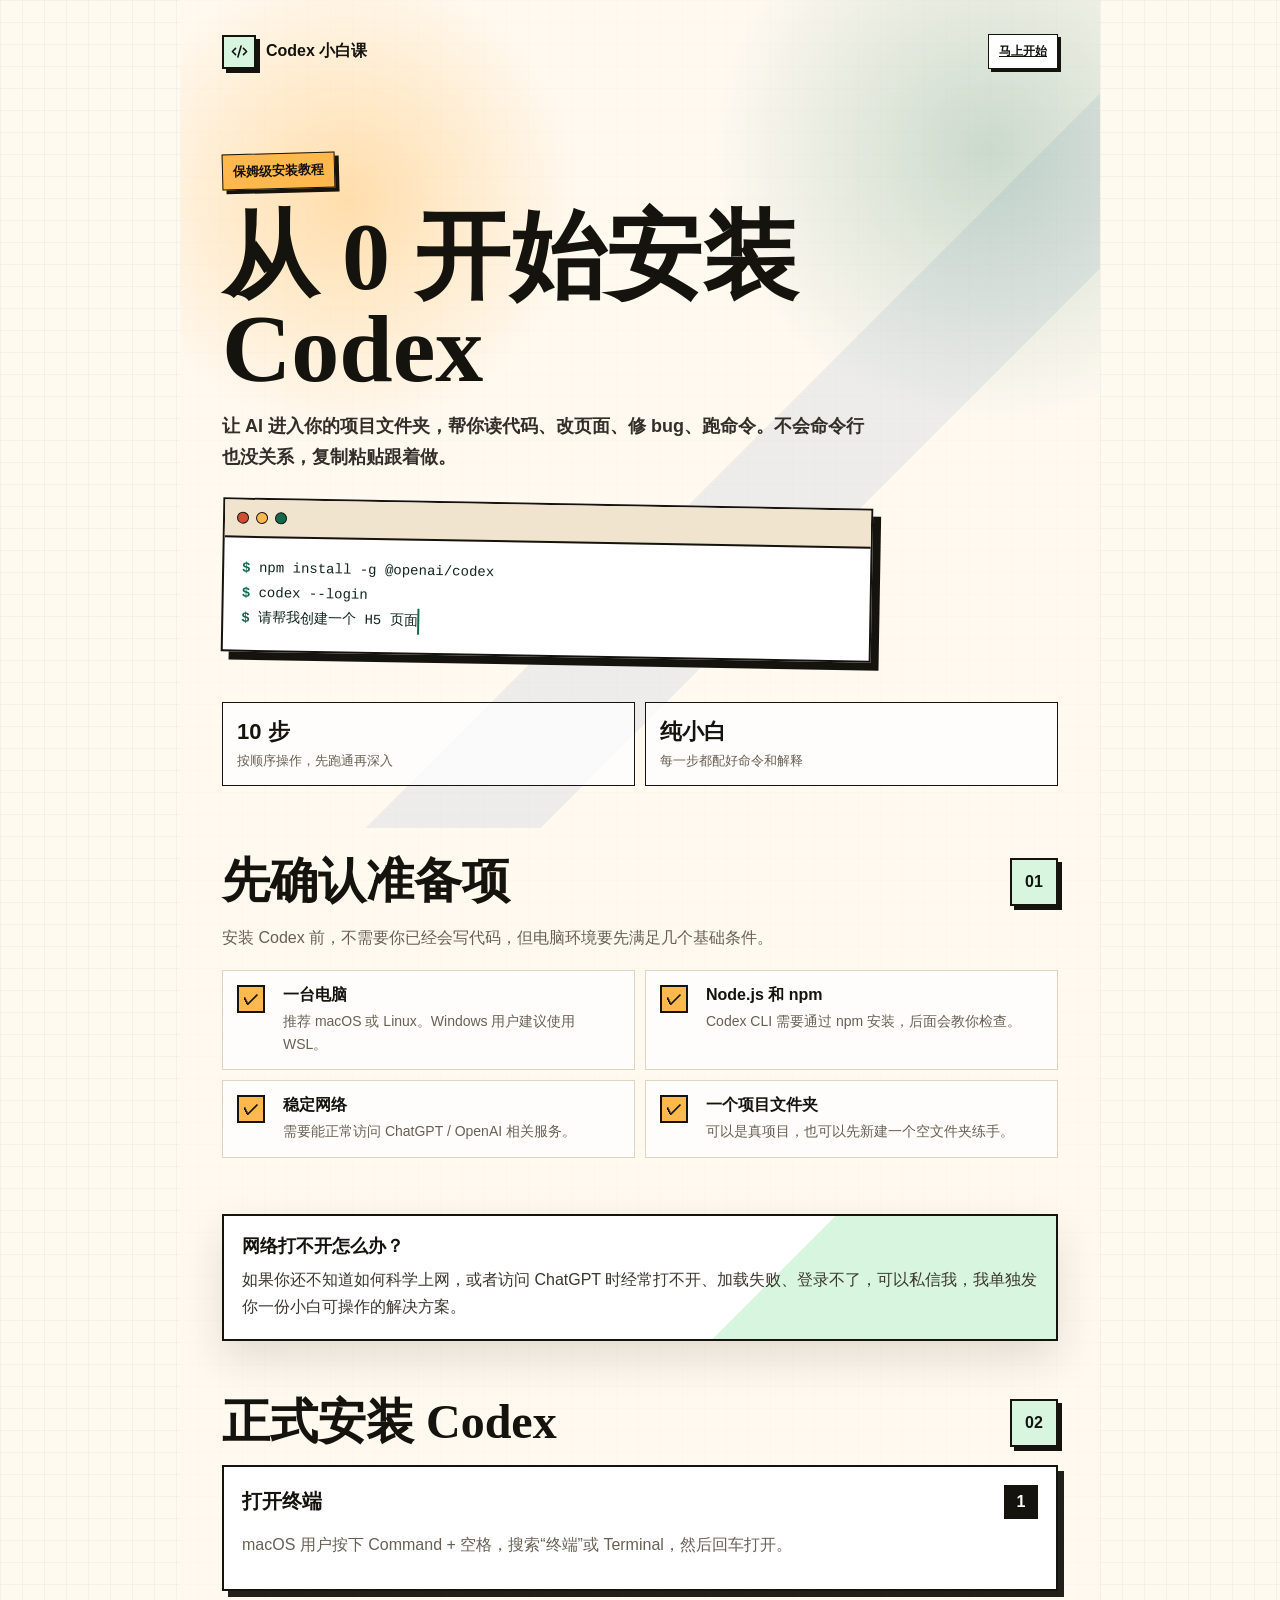
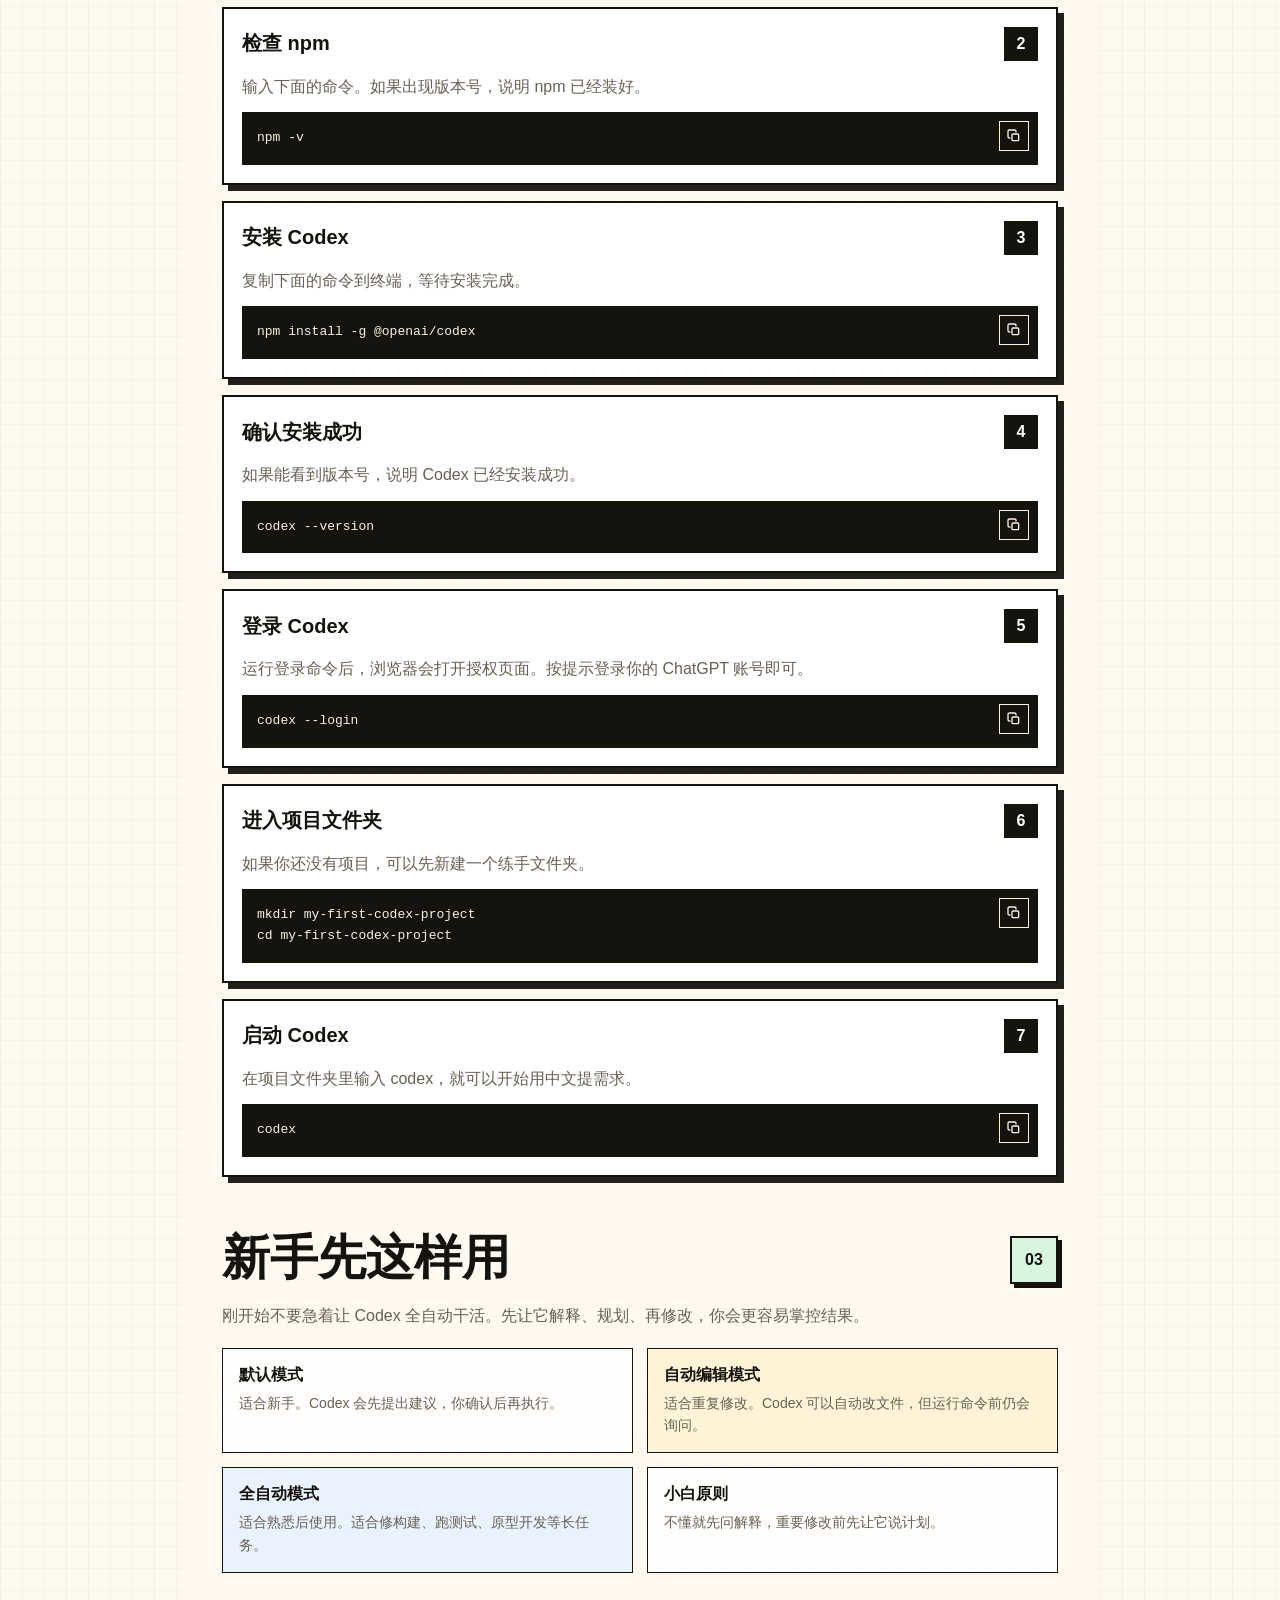
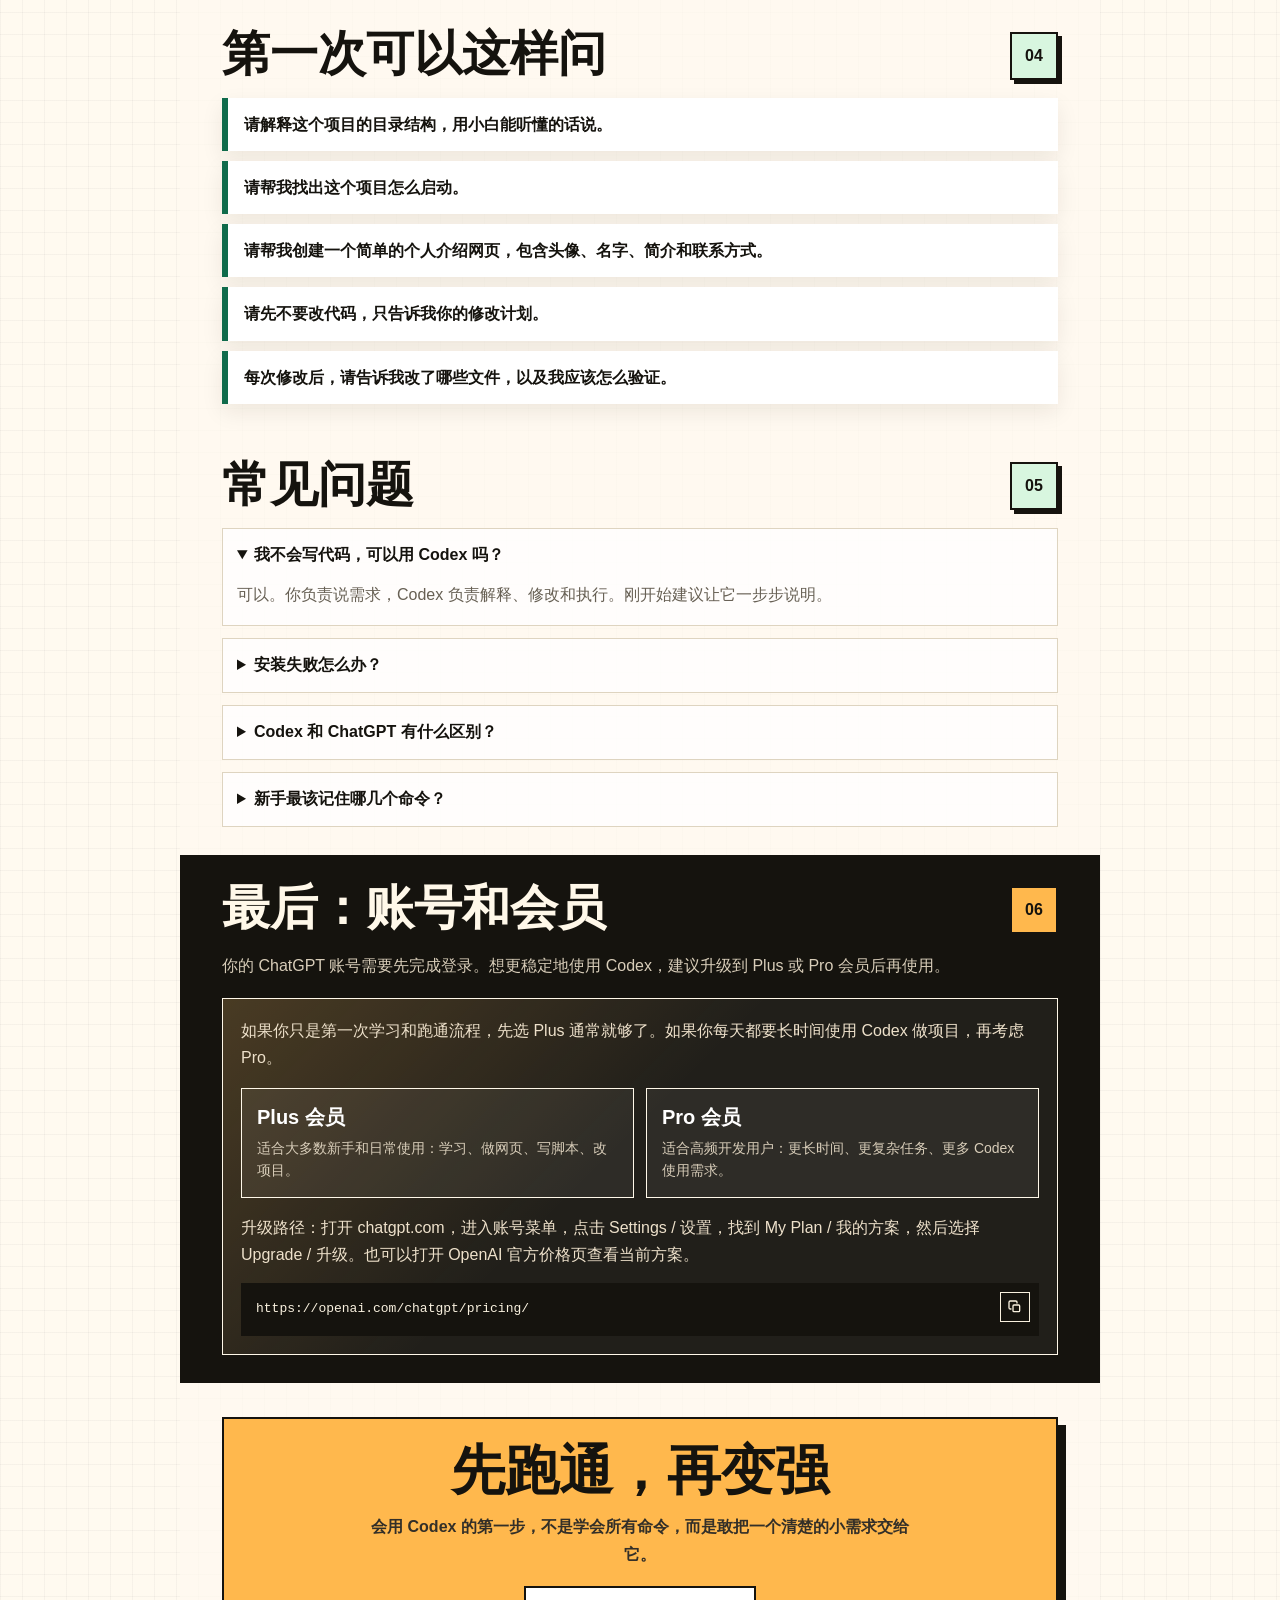
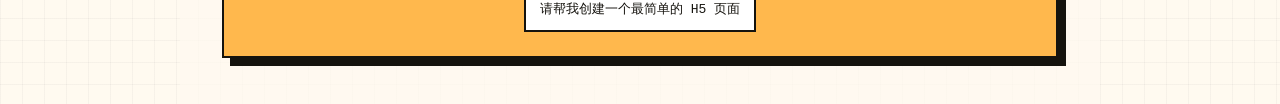
<file: index.html>
<!doctype html>
<html lang="zh-CN">
  <head>
    <meta charset="UTF-8" />
    <meta name="viewport" content="width=device-width, initial-scale=1.0" />
    <title>从 0 开始安装 Codex</title>
    <style>
      :root {
        --ink: #15130e;
        --muted: #676054;
        --paper: #fffaf0;
        --panel: #ffffff;
        --line: #ded4c0;
        --green: #0f6b4b;
        --mint: #d8f6df;
        --gold: #ffb84d;
        --red: #d24c35;
        --blue: #2257a4;
        --shadow: 0 18px 40px rgba(40, 31, 15, 0.13);
      }

      * {
        box-sizing: border-box;
      }

      html {
        scroll-behavior: smooth;
      }

      body {
        margin: 0;
        color: var(--ink);
        background:
          linear-gradient(90deg, rgba(21, 19, 14, 0.035) 1px, transparent 1px),
          linear-gradient(rgba(21, 19, 14, 0.035) 1px, transparent 1px),
          var(--paper);
        background-size: 22px 22px;
        font-family: "Avenir Next", "PingFang SC", "Hiragino Sans GB", "Microsoft YaHei", sans-serif;
      }

      a {
        color: inherit;
      }

      button {
        font: inherit;
      }

      .page {
        width: min(100%, 920px);
        margin: 0 auto;
        overflow: hidden;
        background: rgba(255, 250, 240, 0.72);
      }

      .hero {
        min-height: 92vh;
        padding: 22px 18px 34px;
        display: grid;
        align-content: space-between;
        position: relative;
      }

      .hero::before {
        content: "";
        position: absolute;
        inset: 0;
        background:
          radial-gradient(circle at 18% 24%, rgba(255, 184, 77, 0.42), transparent 24%),
          radial-gradient(circle at 88% 18%, rgba(15, 107, 75, 0.22), transparent 26%),
          linear-gradient(135deg, transparent 0 58%, rgba(34, 87, 164, 0.08) 58% 68%, transparent 68%);
        pointer-events: none;
      }

      .topbar,
      .hero-main,
      .hero-foot {
        position: relative;
        z-index: 1;
      }

      .topbar {
        display: flex;
        align-items: center;
        justify-content: space-between;
        gap: 14px;
      }

      .brand {
        display: inline-flex;
        align-items: center;
        gap: 10px;
        font-weight: 800;
        letter-spacing: 0;
      }

      .brand-mark {
        width: 34px;
        height: 34px;
        border: 2px solid var(--ink);
        background: var(--mint);
        display: grid;
        place-items: center;
        box-shadow: 4px 4px 0 var(--ink);
      }

      .brand-mark svg {
        width: 19px;
        height: 19px;
      }

      .pill {
        border: 1px solid var(--ink);
        background: var(--panel);
        padding: 8px 10px;
        font-size: 12px;
        font-weight: 700;
        white-space: nowrap;
        box-shadow: 3px 3px 0 var(--ink);
      }

      .hero-main {
        padding-top: 56px;
      }

      .eyebrow {
        width: max-content;
        max-width: 100%;
        padding: 8px 10px;
        border: 1px solid var(--ink);
        background: var(--gold);
        font-size: 13px;
        font-weight: 800;
        transform: rotate(-1.5deg);
        box-shadow: 4px 4px 0 var(--ink);
      }

      h1 {
        margin: 22px 0 16px;
        max-width: 780px;
        font-family: Georgia, "Songti SC", serif;
        font-size: clamp(44px, 13vw, 96px);
        line-height: 0.96;
        letter-spacing: 0;
      }

      .hero-copy {
        max-width: 650px;
        margin: 0;
        font-size: 18px;
        line-height: 1.72;
        color: #332f28;
        font-weight: 650;
      }

      .hero-visual {
        margin-top: 30px;
        border: 2px solid var(--ink);
        background: var(--panel);
        box-shadow: 8px 8px 0 var(--ink);
        transform: rotate(1deg);
      }

      .terminal-head {
        display: flex;
        align-items: center;
        gap: 7px;
        padding: 12px;
        border-bottom: 2px solid var(--ink);
        background: #f0e4ce;
      }

      .dot {
        width: 12px;
        height: 12px;
        border: 1px solid var(--ink);
        border-radius: 999px;
      }

      .dot:nth-child(1) {
        background: var(--red);
      }

      .dot:nth-child(2) {
        background: var(--gold);
      }

      .dot:nth-child(3) {
        background: var(--green);
      }

      .terminal-body {
        padding: 18px;
        font-family: "SFMono-Regular", Consolas, monospace;
        font-size: 14px;
        line-height: 1.8;
        color: #10251c;
      }

      .prompt {
        color: var(--green);
        font-weight: 800;
      }

      .typed {
        display: inline-block;
        border-right: 2px solid var(--green);
        animation: blink 0.8s steps(1) infinite;
      }

      .hero-foot {
        display: grid;
        grid-template-columns: 1fr 1fr;
        gap: 10px;
        margin-top: 30px;
      }

      .stat {
        border: 1px solid var(--ink);
        background: rgba(255, 255, 255, 0.76);
        padding: 14px;
      }

      .stat strong {
        display: block;
        font-size: 22px;
        margin-bottom: 4px;
      }

      .stat span {
        color: var(--muted);
        font-size: 13px;
        line-height: 1.45;
      }

      section {
        padding: 28px 18px;
      }

      .section-title {
        display: flex;
        align-items: end;
        justify-content: space-between;
        gap: 14px;
        margin-bottom: 18px;
      }

      h2 {
        margin: 0;
        font-family: Georgia, "Songti SC", serif;
        font-size: clamp(28px, 8vw, 48px);
        line-height: 1.05;
        letter-spacing: 0;
      }

      .section-index {
        flex: 0 0 auto;
        min-width: 48px;
        height: 48px;
        border: 2px solid var(--ink);
        display: grid;
        place-items: center;
        background: var(--mint);
        box-shadow: 4px 4px 0 var(--ink);
        font-weight: 900;
      }

      .lead {
        margin: 0 0 18px;
        color: var(--muted);
        line-height: 1.75;
        font-size: 16px;
      }

      .checker {
        display: grid;
        gap: 10px;
      }

      .check-item {
        display: grid;
        grid-template-columns: 34px 1fr;
        gap: 12px;
        align-items: start;
        border: 1px solid var(--line);
        background: rgba(255, 255, 255, 0.72);
        padding: 14px;
      }

      .check-icon {
        width: 28px;
        height: 28px;
        border: 2px solid var(--ink);
        background: var(--gold);
        display: grid;
        place-items: center;
        font-weight: 900;
        line-height: 1;
      }

      .check-item b {
        display: block;
        margin-bottom: 4px;
      }

      .check-item p {
        margin: 0;
        color: var(--muted);
        line-height: 1.6;
        font-size: 14px;
      }

      .callout {
        border: 2px solid var(--ink);
        background: #fff;
        padding: 18px;
        box-shadow: var(--shadow);
      }

      .callout.network {
        background: linear-gradient(135deg, #fff 0 64%, #d8f6df 64%);
      }

      .callout b {
        display: block;
        margin-bottom: 8px;
        font-size: 18px;
      }

      .callout p {
        margin: 0;
        color: #3b362e;
        line-height: 1.72;
      }

      .steps {
        display: grid;
        gap: 16px;
      }

      .step {
        border: 2px solid var(--ink);
        background: var(--panel);
        box-shadow: 6px 6px 0 rgba(21, 19, 14, 0.94);
        padding: 18px;
      }

      .step-head {
        display: flex;
        align-items: center;
        justify-content: space-between;
        gap: 14px;
        margin-bottom: 12px;
      }

      .step-num {
        display: inline-grid;
        place-items: center;
        width: 34px;
        height: 34px;
        background: var(--ink);
        color: #fff;
        font-weight: 900;
      }

      h3 {
        margin: 0;
        font-size: 20px;
        line-height: 1.25;
      }

      .step p {
        margin: 0 0 12px;
        color: var(--muted);
        line-height: 1.72;
      }

      .codebox {
        position: relative;
        border: 1px solid var(--ink);
        background: #15130e;
        color: #f9f1df;
        padding: 15px 46px 15px 14px;
        overflow-x: auto;
        font-family: "SFMono-Regular", Consolas, monospace;
        font-size: 13px;
        line-height: 1.6;
      }

      .copy-btn {
        position: absolute;
        right: 8px;
        top: 8px;
        width: 30px;
        height: 30px;
        border: 1px solid #f9f1df;
        color: #f9f1df;
        background: transparent;
        cursor: pointer;
        display: grid;
        place-items: center;
      }

      .copy-btn svg {
        width: 16px;
        height: 16px;
      }

      .grid-two {
        display: grid;
        gap: 14px;
      }

      .mode-card {
        border: 1px solid var(--ink);
        background: rgba(255, 255, 255, 0.82);
        padding: 16px;
      }

      .mode-card:nth-child(2) {
        background: #fff4d8;
      }

      .mode-card:nth-child(3) {
        background: #e9f2ff;
      }

      .mode-card b {
        display: block;
        margin-bottom: 6px;
      }

      .mode-card span {
        color: var(--muted);
        line-height: 1.6;
        font-size: 14px;
      }

      .prompt-list {
        display: grid;
        gap: 10px;
      }

      .prompt-card {
        border-left: 6px solid var(--green);
        background: var(--panel);
        padding: 14px 14px 14px 16px;
        box-shadow: 0 8px 22px rgba(40, 31, 15, 0.08);
        font-weight: 700;
        line-height: 1.58;
      }

      .faq {
        display: grid;
        gap: 12px;
      }

      details {
        border: 1px solid var(--line);
        background: rgba(255, 255, 255, 0.78);
        padding: 0 14px;
      }

      summary {
        cursor: pointer;
        padding: 16px 0;
        font-weight: 800;
      }

      details p {
        margin: 0 0 16px;
        color: var(--muted);
        line-height: 1.68;
      }

      .upgrade {
        background: var(--ink);
        color: #fff8e9;
      }

      .upgrade .section-index {
        background: var(--gold);
        color: var(--ink);
      }

      .upgrade .lead {
        color: #d8cdb9;
      }

      .upgrade-panel {
        border: 1px solid #fff8e9;
        padding: 18px;
        background:
          linear-gradient(135deg, rgba(255, 184, 77, 0.18), transparent 46%),
          rgba(255, 255, 255, 0.05);
      }

      .upgrade-panel p {
        margin: 0 0 14px;
        color: #eee1cb;
        line-height: 1.72;
      }

      .plan-row {
        display: grid;
        grid-template-columns: 1fr;
        gap: 12px;
        margin: 16px 0;
      }

      .plan {
        border: 1px solid #fff8e9;
        padding: 15px;
        background: rgba(255, 255, 255, 0.06);
      }

      .plan strong {
        display: block;
        color: #fff;
        font-size: 20px;
        margin-bottom: 6px;
      }

      .plan span {
        color: #d8cdb9;
        line-height: 1.62;
        font-size: 14px;
      }

      .cta {
        padding: 34px 18px 46px;
        text-align: center;
      }

      .cta-box {
        border: 2px solid var(--ink);
        background: var(--gold);
        box-shadow: 8px 8px 0 var(--ink);
        padding: 24px 18px;
      }

      .cta-box h2 {
        font-size: clamp(30px, 9vw, 54px);
      }

      .cta-box p {
        margin: 14px auto 18px;
        max-width: 560px;
        line-height: 1.7;
        color: #332f28;
        font-weight: 700;
      }

      .start-command {
        display: inline-block;
        border: 2px solid var(--ink);
        background: #fff;
        padding: 12px 14px;
        font-family: "SFMono-Regular", Consolas, monospace;
        font-size: 13px;
        max-width: 100%;
        overflow-wrap: anywhere;
      }

      .toast {
        position: fixed;
        left: 50%;
        bottom: 20px;
        transform: translateX(-50%) translateY(20px);
        border: 1px solid var(--ink);
        background: var(--ink);
        color: #fff;
        padding: 10px 14px;
        opacity: 0;
        pointer-events: none;
        transition: 0.22s ease;
        z-index: 10;
        font-size: 14px;
      }

      .toast.show {
        opacity: 1;
        transform: translateX(-50%) translateY(0);
      }

      @keyframes blink {
        50% {
          border-color: transparent;
        }
      }

      @media (min-width: 720px) {
        .hero {
          padding: 34px 42px 42px;
        }

        section,
        .cta {
          padding-left: 42px;
          padding-right: 42px;
        }

        .hero-main {
          padding-top: 68px;
        }

        .hero-visual {
          width: min(650px, 86%);
        }

        .hero-foot,
        .grid-two,
        .plan-row {
          grid-template-columns: repeat(2, minmax(0, 1fr));
        }

        .checker {
          grid-template-columns: repeat(2, minmax(0, 1fr));
        }

        .plan-row {
          align-items: stretch;
        }
      }
    </style>
  </head>
  <body>
    <main class="page">
      <header class="hero">
        <nav class="topbar" aria-label="页面导航">
          <div class="brand">
            <span class="brand-mark" aria-hidden="true">
              <svg viewBox="0 0 24 24" fill="none">
                <path d="M7 8 3 12l4 4M17 8l4 4-4 4M14 5l-4 14" stroke="currentColor" stroke-width="2" stroke-linecap="round" stroke-linejoin="round" />
              </svg>
            </span>
            Codex 小白课
          </div>
          <a class="pill" href="#steps">马上开始</a>
        </nav>

        <div class="hero-main">
          <div class="eyebrow">保姆级安装教程</div>
          <h1>从 0 开始安装 Codex</h1>
          <p class="hero-copy">让 AI 进入你的项目文件夹，帮你读代码、改页面、修 bug、跑命令。不会命令行也没关系，复制粘贴跟着做。</p>

          <div class="hero-visual" aria-label="Codex 终端示意图">
            <div class="terminal-head">
              <span class="dot"></span>
              <span class="dot"></span>
              <span class="dot"></span>
            </div>
            <div class="terminal-body">
              <span class="prompt">$</span> npm install -g @openai/codex<br />
              <span class="prompt">$</span> codex --login<br />
              <span class="prompt">$</span> <span class="typed">请帮我创建一个 H5 页面</span>
            </div>
          </div>
        </div>

        <div class="hero-foot">
          <div class="stat">
            <strong>10 步</strong>
            <span>按顺序操作，先跑通再深入</span>
          </div>
          <div class="stat">
            <strong>纯小白</strong>
            <span>每一步都配好命令和解释</span>
          </div>
        </div>
      </header>

      <section>
        <div class="section-title">
          <h2>先确认准备项</h2>
          <div class="section-index">01</div>
        </div>
        <p class="lead">安装 Codex 前，不需要你已经会写代码，但电脑环境要先满足几个基础条件。</p>
        <div class="checker">
          <div class="check-item">
            <div class="check-icon">✓</div>
            <div>
              <b>一台电脑</b>
              <p>推荐 macOS 或 Linux。Windows 用户建议使用 WSL。</p>
            </div>
          </div>
          <div class="check-item">
            <div class="check-icon">✓</div>
            <div>
              <b>Node.js 和 npm</b>
              <p>Codex CLI 需要通过 npm 安装，后面会教你检查。</p>
            </div>
          </div>
          <div class="check-item">
            <div class="check-icon">✓</div>
            <div>
              <b>稳定网络</b>
              <p>需要能正常访问 ChatGPT / OpenAI 相关服务。</p>
            </div>
          </div>
          <div class="check-item">
            <div class="check-icon">✓</div>
            <div>
              <b>一个项目文件夹</b>
              <p>可以是真项目，也可以先新建一个空文件夹练手。</p>
            </div>
          </div>
        </div>
      </section>

      <section>
        <div class="callout network">
          <b>网络打不开怎么办？</b>
          <p>如果你还不知道如何科学上网，或者访问 ChatGPT 时经常打不开、加载失败、登录不了，可以私信我，我单独发你一份小白可操作的解决方案。</p>
        </div>
      </section>

      <section id="steps">
        <div class="section-title">
          <h2>正式安装 Codex</h2>
          <div class="section-index">02</div>
        </div>
        <div class="steps">
          <article class="step">
            <div class="step-head">
              <h3>打开终端</h3>
              <span class="step-num">1</span>
            </div>
            <p>macOS 用户按下 Command + 空格，搜索“终端”或 Terminal，然后回车打开。</p>
          </article>

          <article class="step">
            <div class="step-head">
              <h3>检查 npm</h3>
              <span class="step-num">2</span>
            </div>
            <p>输入下面的命令。如果出现版本号，说明 npm 已经装好。</p>
            <div class="codebox">
              <code>npm -v</code>
              <button class="copy-btn" data-copy="npm -v" aria-label="复制 npm 检查命令">
                <svg viewBox="0 0 24 24" fill="none">
                  <rect x="9" y="9" width="10" height="10" rx="1.5" stroke="currentColor" stroke-width="2" />
                  <path d="M6 15H5a2 2 0 0 1-2-2V5a2 2 0 0 1 2-2h8a2 2 0 0 1 2 2v1" stroke="currentColor" stroke-width="2" stroke-linecap="round" />
                </svg>
              </button>
            </div>
          </article>

          <article class="step">
            <div class="step-head">
              <h3>安装 Codex</h3>
              <span class="step-num">3</span>
            </div>
            <p>复制下面的命令到终端，等待安装完成。</p>
            <div class="codebox">
              <code>npm install -g @openai/codex</code>
              <button class="copy-btn" data-copy="npm install -g @openai/codex" aria-label="复制安装命令">
                <svg viewBox="0 0 24 24" fill="none">
                  <rect x="9" y="9" width="10" height="10" rx="1.5" stroke="currentColor" stroke-width="2" />
                  <path d="M6 15H5a2 2 0 0 1-2-2V5a2 2 0 0 1 2-2h8a2 2 0 0 1 2 2v1" stroke="currentColor" stroke-width="2" stroke-linecap="round" />
                </svg>
              </button>
            </div>
          </article>

          <article class="step">
            <div class="step-head">
              <h3>确认安装成功</h3>
              <span class="step-num">4</span>
            </div>
            <p>如果能看到版本号，说明 Codex 已经安装成功。</p>
            <div class="codebox">
              <code>codex --version</code>
              <button class="copy-btn" data-copy="codex --version" aria-label="复制版本检查命令">
                <svg viewBox="0 0 24 24" fill="none">
                  <rect x="9" y="9" width="10" height="10" rx="1.5" stroke="currentColor" stroke-width="2" />
                  <path d="M6 15H5a2 2 0 0 1-2-2V5a2 2 0 0 1 2-2h8a2 2 0 0 1 2 2v1" stroke="currentColor" stroke-width="2" stroke-linecap="round" />
                </svg>
              </button>
            </div>
          </article>

          <article class="step">
            <div class="step-head">
              <h3>登录 Codex</h3>
              <span class="step-num">5</span>
            </div>
            <p>运行登录命令后，浏览器会打开授权页面。按提示登录你的 ChatGPT 账号即可。</p>
            <div class="codebox">
              <code>codex --login</code>
              <button class="copy-btn" data-copy="codex --login" aria-label="复制登录命令">
                <svg viewBox="0 0 24 24" fill="none">
                  <rect x="9" y="9" width="10" height="10" rx="1.5" stroke="currentColor" stroke-width="2" />
                  <path d="M6 15H5a2 2 0 0 1-2-2V5a2 2 0 0 1 2-2h8a2 2 0 0 1 2 2v1" stroke="currentColor" stroke-width="2" stroke-linecap="round" />
                </svg>
              </button>
            </div>
          </article>

          <article class="step">
            <div class="step-head">
              <h3>进入项目文件夹</h3>
              <span class="step-num">6</span>
            </div>
            <p>如果你还没有项目，可以先新建一个练手文件夹。</p>
            <div class="codebox">
              <code>mkdir my-first-codex-project<br />cd my-first-codex-project</code>
              <button class="copy-btn" data-copy="mkdir my-first-codex-project&#10;cd my-first-codex-project" aria-label="复制新建项目命令">
                <svg viewBox="0 0 24 24" fill="none">
                  <rect x="9" y="9" width="10" height="10" rx="1.5" stroke="currentColor" stroke-width="2" />
                  <path d="M6 15H5a2 2 0 0 1-2-2V5a2 2 0 0 1 2-2h8a2 2 0 0 1 2 2v1" stroke="currentColor" stroke-width="2" stroke-linecap="round" />
                </svg>
              </button>
            </div>
          </article>

          <article class="step">
            <div class="step-head">
              <h3>启动 Codex</h3>
              <span class="step-num">7</span>
            </div>
            <p>在项目文件夹里输入 codex，就可以开始用中文提需求。</p>
            <div class="codebox">
              <code>codex</code>
              <button class="copy-btn" data-copy="codex" aria-label="复制启动命令">
                <svg viewBox="0 0 24 24" fill="none">
                  <rect x="9" y="9" width="10" height="10" rx="1.5" stroke="currentColor" stroke-width="2" />
                  <path d="M6 15H5a2 2 0 0 1-2-2V5a2 2 0 0 1 2-2h8a2 2 0 0 1 2 2v1" stroke="currentColor" stroke-width="2" stroke-linecap="round" />
                </svg>
              </button>
            </div>
          </article>
        </div>
      </section>

      <section>
        <div class="section-title">
          <h2>新手先这样用</h2>
          <div class="section-index">03</div>
        </div>
        <p class="lead">刚开始不要急着让 Codex 全自动干活。先让它解释、规划、再修改，你会更容易掌控结果。</p>
        <div class="grid-two">
          <div class="mode-card">
            <b>默认模式</b>
            <span>适合新手。Codex 会先提出建议，你确认后再执行。</span>
          </div>
          <div class="mode-card">
            <b>自动编辑模式</b>
            <span>适合重复修改。Codex 可以自动改文件，但运行命令前仍会询问。</span>
          </div>
          <div class="mode-card">
            <b>全自动模式</b>
            <span>适合熟悉后使用。适合修构建、跑测试、原型开发等长任务。</span>
          </div>
          <div class="mode-card">
            <b>小白原则</b>
            <span>不懂就先问解释，重要修改前先让它说计划。</span>
          </div>
        </div>
      </section>

      <section>
        <div class="section-title">
          <h2>第一次可以这样问</h2>
          <div class="section-index">04</div>
        </div>
        <div class="prompt-list">
          <div class="prompt-card">请解释这个项目的目录结构，用小白能听懂的话说。</div>
          <div class="prompt-card">请帮我找出这个项目怎么启动。</div>
          <div class="prompt-card">请帮我创建一个简单的个人介绍网页，包含头像、名字、简介和联系方式。</div>
          <div class="prompt-card">请先不要改代码，只告诉我你的修改计划。</div>
          <div class="prompt-card">每次修改后，请告诉我改了哪些文件，以及我应该怎么验证。</div>
        </div>
      </section>

      <section>
        <div class="section-title">
          <h2>常见问题</h2>
          <div class="section-index">05</div>
        </div>
        <div class="faq">
          <details open>
            <summary>我不会写代码，可以用 Codex 吗？</summary>
            <p>可以。你负责说需求，Codex 负责解释、修改和执行。刚开始建议让它一步步说明。</p>
          </details>
          <details>
            <summary>安装失败怎么办？</summary>
            <p>先检查 Node.js 是否安装、npm 是否可用、网络是否稳定。也可以把终端里的报错复制给 Codex，让它帮你判断原因。</p>
          </details>
          <details>
            <summary>Codex 和 ChatGPT 有什么区别？</summary>
            <p>ChatGPT 更像对话助手；Codex 更像可以进入项目文件夹工作的编程助手，能读文件、改文件、运行命令。</p>
          </details>
          <details>
            <summary>新手最该记住哪几个命令？</summary>
            <p>先记住 npm -v、npm install -g @openai/codex、codex --login、cd 项目文件夹、codex。</p>
          </details>
        </div>
      </section>

      <section class="upgrade">
        <div class="section-title">
          <h2>最后：账号和会员</h2>
          <div class="section-index">06</div>
        </div>
        <p class="lead">你的 ChatGPT 账号需要先完成登录。想更稳定地使用 Codex，建议升级到 Plus 或 Pro 会员后再使用。</p>
        <div class="upgrade-panel">
          <p>如果你只是第一次学习和跑通流程，先选 Plus 通常就够了。如果你每天都要长时间使用 Codex 做项目，再考虑 Pro。</p>
          <div class="plan-row">
            <div class="plan">
              <strong>Plus 会员</strong>
              <span>适合大多数新手和日常使用：学习、做网页、写脚本、改项目。</span>
            </div>
            <div class="plan">
              <strong>Pro 会员</strong>
              <span>适合高频开发用户：更长时间、更复杂任务、更多 Codex 使用需求。</span>
            </div>
          </div>
          <p>升级路径：打开 chatgpt.com，进入账号菜单，点击 Settings / 设置，找到 My Plan / 我的方案，然后选择 Upgrade / 升级。也可以打开 OpenAI 官方价格页查看当前方案。</p>
          <div class="codebox">
            <code>https://openai.com/chatgpt/pricing/</code>
            <button class="copy-btn" data-copy="https://openai.com/chatgpt/pricing/" aria-label="复制价格页链接">
              <svg viewBox="0 0 24 24" fill="none">
                <rect x="9" y="9" width="10" height="10" rx="1.5" stroke="currentColor" stroke-width="2" />
                <path d="M6 15H5a2 2 0 0 1-2-2V5a2 2 0 0 1 2-2h8a2 2 0 0 1 2 2v1" stroke="currentColor" stroke-width="2" stroke-linecap="round" />
              </svg>
            </button>
          </div>
        </div>
      </section>

      <section class="cta">
        <div class="cta-box">
          <h2>先跑通，再变强</h2>
          <p>会用 Codex 的第一步，不是学会所有命令，而是敢把一个清楚的小需求交给它。</p>
          <span class="start-command">请帮我创建一个最简单的 H5 页面</span>
        </div>
      </section>
    </main>

    <div class="toast" role="status" aria-live="polite">已复制</div>

    <script>
      const toast = document.querySelector(".toast");
      const showToast = () => {
        toast.classList.add("show");
        window.clearTimeout(showToast.timer);
        showToast.timer = window.setTimeout(() => toast.classList.remove("show"), 1400);
      };

      document.querySelectorAll("[data-copy]").forEach((button) => {
        button.addEventListener("click", async () => {
          const text = button.getAttribute("data-copy");
          try {
            await navigator.clipboard.writeText(text);
            showToast();
          } catch {
            const area = document.createElement("textarea");
            area.value = text;
            document.body.appendChild(area);
            area.select();
            document.execCommand("copy");
            area.remove();
            showToast();
          }
        });
      });
    </script>
  </body>
</html>
</file>
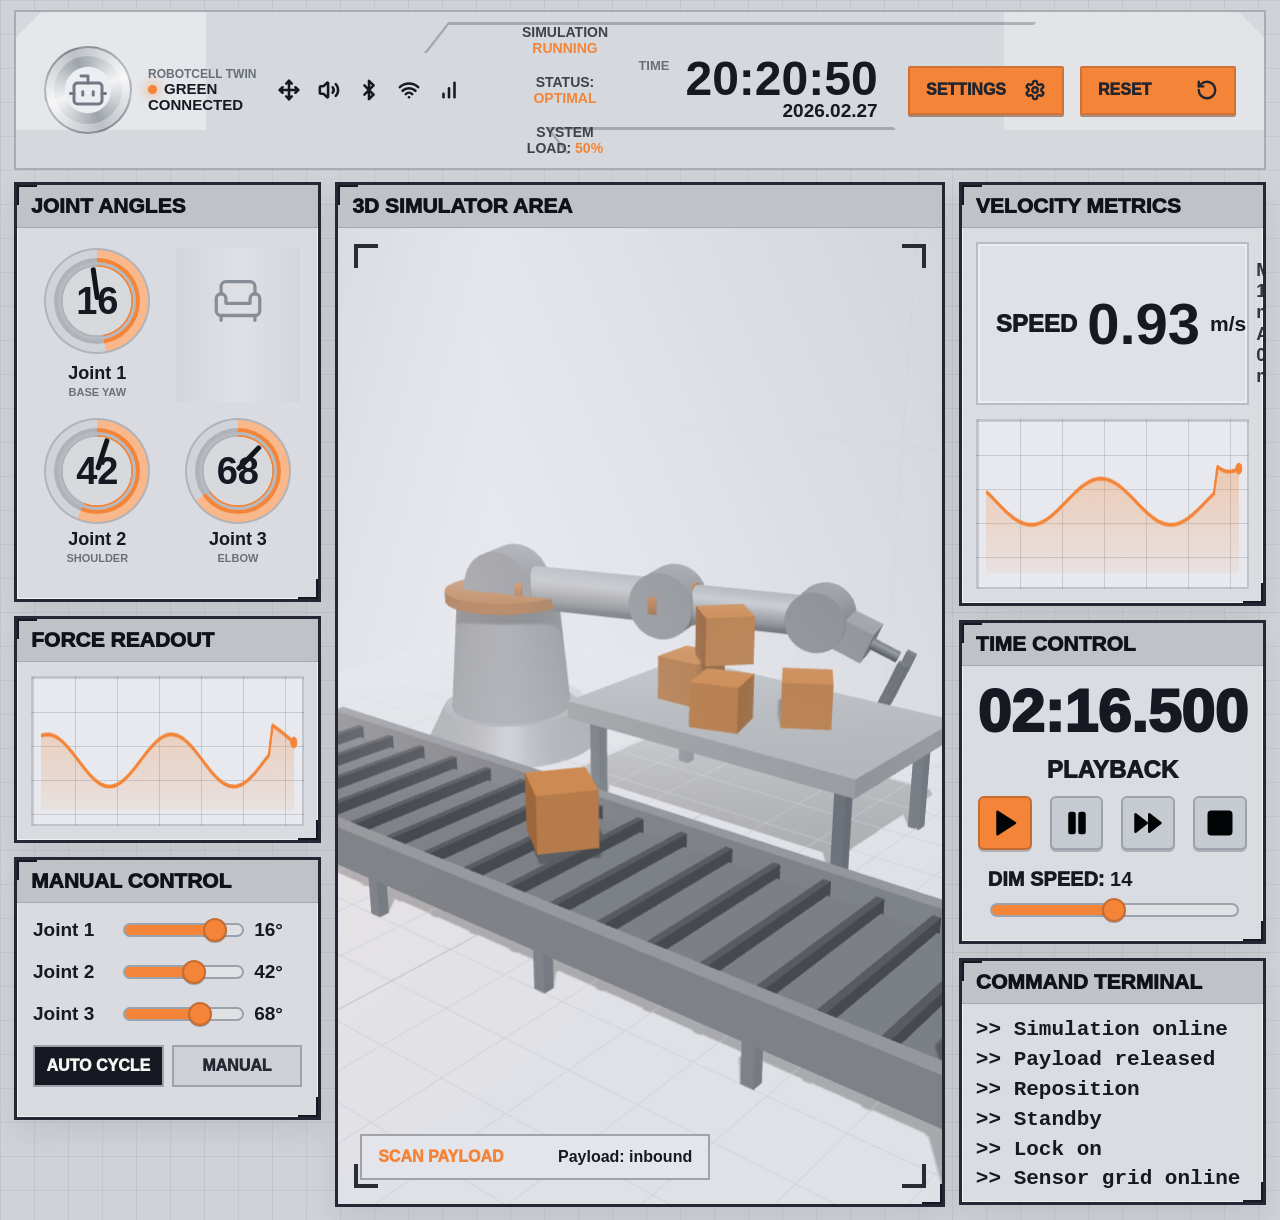
<file: robotcell-twin/index.html>
<!doctype html>
<html lang="zh-CN">
  <head>
    <meta charset="UTF-8" />
    <meta name="viewport" content="width=device-width, initial-scale=1.0" />
    <meta
      name="description"
      content="工业机械臂数字孪生控制台 demo，可交互体验机器人抓取、输送、回放与实时监控。"
    />
    <title>RobotCell Twin Demo</title>
    <script>
      document.documentElement.classList.add(location.protocol === "file:" ? "is-file" : "is-served");
    </script>
    <style>
      html.is-file,
      html.is-file body {
        min-height: 100%;
        margin: 0;
        background: #d4d7dc;
        color: #161922;
        font-family: "Avenir Next Condensed", "DIN Alternate", sans-serif;
      }

      .file-launcher {
        display: none;
      }

      html.is-file #app {
        display: none;
      }

      html.is-file .file-launcher {
        min-height: 100vh;
        display: grid;
        place-items: center;
        padding: 24px;
        background:
          linear-gradient(90deg, rgba(22, 25, 34, 0.07) 1px, transparent 1px) 0 0 / 34px 34px,
          linear-gradient(rgba(22, 25, 34, 0.06) 1px, transparent 1px) 0 0 / 34px 34px,
          #d4d7dc;
      }

      .file-launcher__panel {
        width: min(720px, 100%);
        border: 3px solid #242834;
        background: rgba(235, 236, 239, 0.94);
        padding: 28px;
        box-shadow: 0 18px 40px rgba(22, 25, 34, 0.16);
      }

      .file-launcher h1 {
        margin: 0 0 12px;
        font-size: clamp(34px, 6vw, 64px);
        line-height: 0.9;
      }

      .file-launcher p {
        margin: 0 0 20px;
        color: #3d424c;
        font-size: 20px;
        line-height: 1.45;
      }

      .file-launcher a {
        min-height: 48px;
        display: inline-flex;
        align-items: center;
        padding: 0 18px;
        background: #f48538;
        color: #161922;
        border: 2px solid rgba(111, 67, 37, 0.35);
        text-decoration: none;
        font-size: 22px;
        font-weight: 900;
      }
    </style>
    <script type="module" crossorigin src="./assets/index-D412RVkO.js"></script>
    <link rel="stylesheet" crossorigin href="./assets/index-Bhrorn5T.css">
  </head>
  <body>
    <div class="file-launcher">
      <div class="file-launcher__panel">
        <h1>RobotCell Twin Demo</h1>
        <p>
          这个项目需要通过本地开发服务或线上静态站点访问。直接用 file:// 打开时，Three.js、图标和样式模块不会被浏览器正确解析。
        </p>
        <a href="http://127.0.0.1:5173/">打开本地 Demo</a>
      </div>
    </div>
    <div id="app">
      <header class="topbar" aria-label="系统状态栏">
        <div class="brand-lockup">
          <div class="avatar-ring" aria-hidden="true">
            <i data-lucide="bot"></i>
          </div>
          <div>
            <span class="eyebrow">ROBOTCELL TWIN</span>
            <strong>GREEN CONNECTED</strong>
          </div>
        </div>
        <div class="signal-strip" aria-hidden="true">
          <i data-lucide="move"></i>
          <i data-lucide="volume-2"></i>
          <i data-lucide="bluetooth"></i>
          <i data-lucide="wifi"></i>
          <i data-lucide="chart-no-axes-column-increasing"></i>
        </div>
        <div class="system-readout">
          <span>SIMULATION <b id="simStateLabel">RUNNING</b></span>
          <span>STATUS: <b>OPTIMAL</b></span>
          <span>SYSTEM LOAD: <b id="loadLabel">39%</b></span>
        </div>
        <div class="clock-block">
          <span>TIME</span>
          <strong id="clockLabel">20:20:49</strong>
          <span id="dateLabel">2026.02.27</span>
        </div>
        <div class="top-actions">
          <button class="console-button" id="settingsButton" type="button" aria-label="打开设置">
            <span>SETTINGS</span>
            <i data-lucide="settings"></i>
          </button>
          <button class="console-button" id="resetButton" type="button" aria-label="重置仿真">
            <span>RESET</span>
            <i data-lucide="rotate-ccw"></i>
          </button>
        </div>
      </header>

      <main class="console-shell">
        <aside class="rail rail-left" aria-label="机器人关节控制">
          <section class="panel joint-panel">
            <div class="panel-title">JOINT ANGLES</div>
            <div class="dial-grid">
              <div class="dial-card primary">
                <div class="dial" data-joint="0">
                  <span id="joint1Dial">80</span>
                  <b></b>
                </div>
                <div>
                  <strong>Joint 1</strong>
                  <small>BASE YAW</small>
                </div>
              </div>
              <div class="joint-silhouette" aria-hidden="true">
                <i data-lucide="armchair"></i>
                <span></span>
              </div>
              <div class="dial-card">
                <div class="dial" data-joint="1">
                  <span id="joint2Dial">54</span>
                  <b></b>
                </div>
                <div>
                  <strong>Joint 2</strong>
                  <small>SHOULDER</small>
                </div>
              </div>
              <div class="dial-card">
                <div class="dial" data-joint="2">
                  <span id="joint3Dial">53</span>
                  <b></b>
                </div>
                <div>
                  <strong>Joint 3</strong>
                  <small>ELBOW</small>
                </div>
              </div>
            </div>
          </section>

          <section class="panel">
            <div class="panel-title">FORCE READOUT</div>
            <canvas id="forceChart" class="mini-chart" width="460" height="150"></canvas>
          </section>

          <section class="panel control-panel">
            <div class="panel-title">MANUAL CONTROL</div>
            <label>
              <span>Joint 1</span>
              <input id="joint1Control" type="range" min="-120" max="120" value="80" />
              <b id="joint1Value">80°</b>
            </label>
            <label>
              <span>Joint 2</span>
              <input id="joint2Control" type="range" min="-50" max="120" value="54" />
              <b id="joint2Value">54°</b>
            </label>
            <label>
              <span>Joint 3</span>
              <input id="joint3Control" type="range" min="-90" max="120" value="53" />
              <b id="joint3Value">53°</b>
            </label>
            <div class="mode-switch" role="group" aria-label="控制模式">
              <button id="autoModeButton" type="button" class="active">AUTO CYCLE</button>
              <button id="manualModeButton" type="button">MANUAL</button>
            </div>
          </section>
        </aside>

        <section class="sim-panel" aria-label="3D 仿真区域">
          <div class="panel-title">3D SIMULATOR AREA</div>
          <div id="simViewport" class="sim-viewport">
            <div class="reticle top-left"></div>
            <div class="reticle top-right"></div>
            <div class="reticle bottom-left"></div>
            <div class="reticle bottom-right"></div>
            <div class="floating-hud">
              <span id="taskStateLabel">APPROACH PAYLOAD</span>
              <b id="payloadStateLabel">Payload: tracking</b>
            </div>
          </div>
        </section>

        <aside class="rail rail-right" aria-label="仿真指标与回放控制">
          <section class="panel metrics-panel">
            <div class="panel-title">VELOCITY METRICS</div>
            <div class="speed-card">
              <span>SPEED</span>
              <strong id="speedLabel">0.85</strong>
              <b>m/s</b>
              <small>MAX: 1.20 m/s<br />AVG: 0.84 m/s</small>
            </div>
            <canvas id="velocityChart" class="mini-chart" width="460" height="170"></canvas>
          </section>

          <section class="panel playback-panel">
            <div class="panel-title">TIME CONTROL</div>
            <strong id="elapsedLabel">02:15.450</strong>
            <span>PLAYBACK</span>
            <div class="transport">
              <button id="playButton" class="active" type="button" aria-label="播放">
                <i data-lucide="play"></i>
              </button>
              <button id="pauseButton" type="button" aria-label="暂停">
                <i data-lucide="pause"></i>
              </button>
              <button id="fastButton" type="button" aria-label="快进">
                <i data-lucide="fast-forward"></i>
              </button>
              <button id="stopButton" type="button" aria-label="停止">
                <i data-lucide="square"></i>
              </button>
            </div>
            <label class="speed-range">
              <span>DIM SPEED: <b id="dimSpeedLabel">14</b></span>
              <input id="speedControl" type="range" min="4" max="24" value="14" />
            </label>
          </section>

          <section class="panel terminal-panel">
            <div class="panel-title">COMMAND TERMINAL</div>
            <ol id="terminalLog" aria-label="系统命令日志"></ol>
          </section>
        </aside>
      </main>
    </div>

  </body>
</html>
</file>
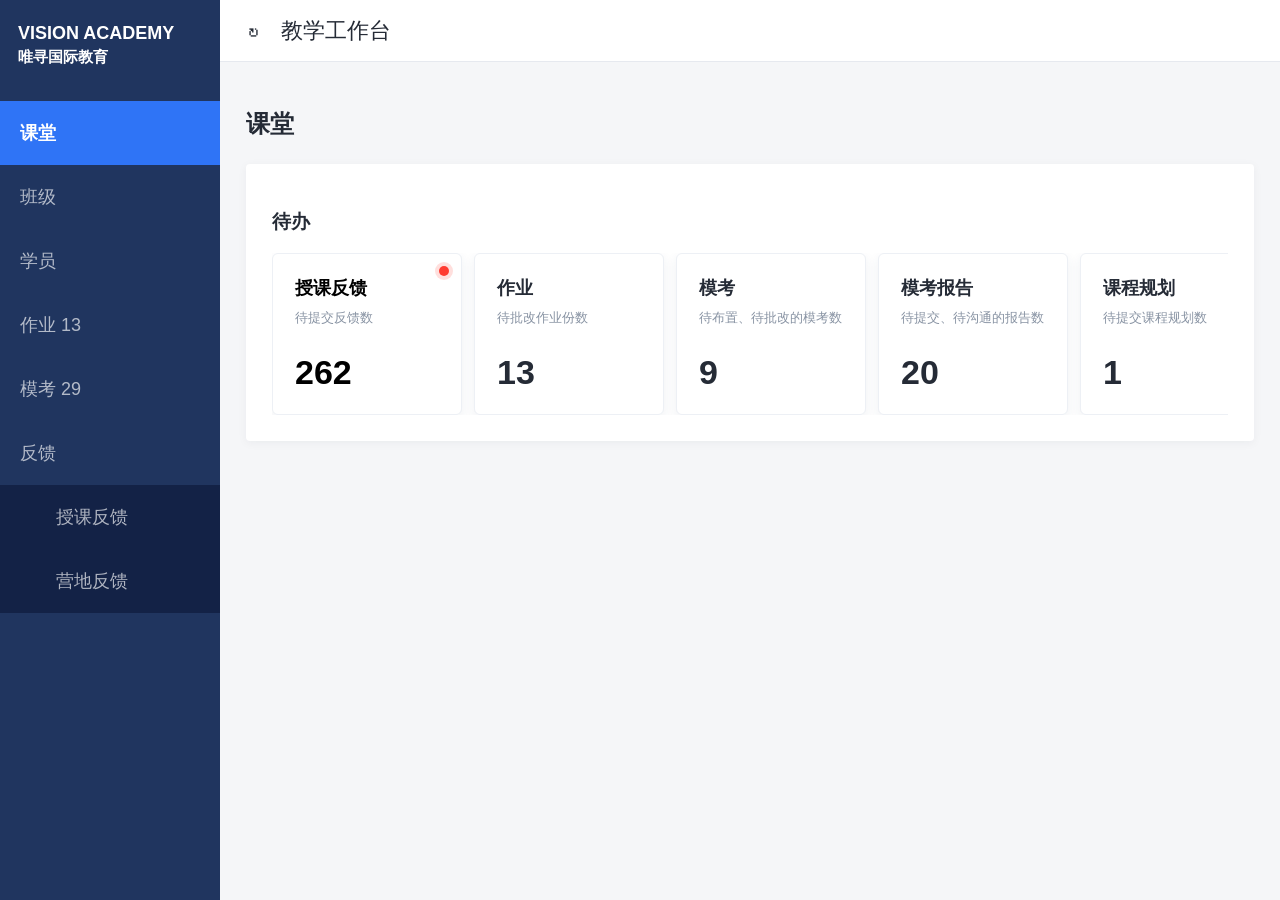
<file: course-plan-prototype.html>
<!doctype html>
<html lang="zh-CN">
<head>
  <meta charset="utf-8">
  <meta name="viewport" content="width=device-width, initial-scale=1">
  <title>添加授课反馈 - 产品原型</title>
  <style>
    :root {
      --page: #f3f5f8;
      --panel: #ffffff;
      --ink: #263244;
      --muted: #6a7586;
      --weak: #a9b3c2;
      --line: #e4e9f1;
      --line-strong: #d5dde9;
      --field: #ffffff;
      --brand: #2f74f6;
      --brand-deep: #245fce;
      --danger: #f05d5d;
      --danger-soft: #fff7f7;
      --shadow: 0 16px 36px rgba(35, 48, 70, 0.12);
      font-family: "Avenir Next", "Noto Sans SC", "PingFang SC", "Microsoft YaHei", sans-serif;
    }

    * {
      box-sizing: border-box;
    }

    body {
      margin: 0;
      min-width: 1180px;
      color: var(--ink);
      background:
        linear-gradient(180deg, rgba(218, 224, 234, 0.96), rgba(243, 245, 248, 0.98) 118px),
        var(--page);
    }

    button,
    input,
    textarea {
      font: inherit;
    }

    button {
      border: 0;
      cursor: pointer;
    }

    .prototype {
      width: calc(100vw - 28px);
      min-height: calc(100vh - 28px);
      margin: 14px;
      overflow: hidden;
      border: 1px solid var(--line);
      border-radius: 4px;
      background: var(--panel);
      box-shadow: var(--shadow);
    }

    .titlebar {
      position: sticky;
      top: 0;
      z-index: 10;
      display: flex;
      align-items: center;
      gap: 18px;
      height: 46px;
      padding: 0 18px;
      border-bottom: 1px solid var(--line);
      background: rgba(255, 255, 255, 0.96);
      backdrop-filter: blur(12px);
    }

    .page-title {
      margin: 0;
      color: #101828;
      font-size: 15px;
      font-weight: 800;
      white-space: nowrap;
    }

    .form-scroll {
      height: calc(100vh - 122px);
      overflow: auto;
      padding: 18px 20px 30px;
    }

    .section {
      margin-bottom: 24px;
    }

    .section-title {
      margin: 0 0 18px;
      color: #424d61;
      font-size: 15px;
      font-weight: 800;
    }

    .basic-grid,
    .two-grid {
      display: grid;
      gap: 14px 84px;
    }

    .basic-grid {
      grid-template-columns: 1fr 1fr 1fr;
      max-width: 1240px;
    }

    .two-grid {
      grid-template-columns: repeat(2, minmax(0, 1fr));
    }

    .info-line,
    .input-line {
      display: flex;
      align-items: center;
      min-height: 32px;
      color: var(--muted);
      font-size: 13px;
    }

    .info-line label,
    .input-line label {
      min-width: 88px;
      color: #5f6877;
    }

    .info-line strong {
      color: #3e4858;
      font-weight: 600;
    }

    .input-line input {
      width: min(520px, 100%);
      height: 32px;
      padding: 0 10px;
      border: 1px solid var(--line);
      border-radius: 4px;
      color: #2e394b;
      background: var(--field);
      outline: none;
      transition: border-color 150ms ease, box-shadow 150ms ease, background 150ms ease;
    }

    .field {
      margin-bottom: 20px;
    }

    .field-head {
      display: flex;
      align-items: center;
      justify-content: space-between;
      min-height: 26px;
      margin-bottom: 6px;
      color: #4a5568;
      font-size: 13px;
    }

    .field-title {
      display: flex;
      align-items: center;
      gap: 4px;
      font-weight: 700;
    }

    .required {
      color: var(--danger);
      font-weight: 800;
    }

    .optional {
      color: #9aa5b5;
      font-weight: 500;
    }

    textarea {
      display: block;
      width: 100%;
      min-height: 86px;
      padding: 11px 12px;
      border: 1px solid var(--line);
      border-radius: 4px;
      color: #2e394b;
      background: #fff;
      resize: vertical;
      outline: none;
      line-height: 1.65;
      font-size: 13px;
      transition: border-color 150ms ease, box-shadow 150ms ease, background 150ms ease;
    }

    input::placeholder,
    textarea::placeholder {
      color: #bdc5d0;
    }

    input:focus,
    textarea:focus {
      border-color: #a9c8ff;
      box-shadow: 0 0 0 3px rgba(47, 116, 246, 0.08);
    }

    .field.error textarea,
    .input-line.error input,
    .plan-table .error input {
      border-color: #ff9999;
      background: var(--danger-soft);
    }

    .field-meta {
      display: flex;
      align-items: center;
      justify-content: space-between;
      min-height: 19px;
      margin-top: 3px;
      color: var(--weak);
      font-size: 12px;
    }

    .error-text {
      visibility: hidden;
      color: var(--danger);
    }

    .error .error-text {
      visibility: visible;
    }

    .plan-wrap {
      border: 1px solid var(--line);
      border-radius: 4px;
      overflow: hidden;
      background: #fff;
    }

    .plan-table {
      width: 100%;
      border-collapse: collapse;
      table-layout: fixed;
      font-size: 13px;
    }

    .plan-table th,
    .plan-table td {
      border-bottom: 1px solid var(--line);
      border-right: 1px solid var(--line);
      padding: 8px;
      vertical-align: top;
    }

    .plan-table th:last-child,
    .plan-table td:last-child {
      border-right: 0;
    }

    .plan-table th {
      height: 38px;
      color: #4a5568;
      background: #f8fafc;
      font-weight: 800;
      text-align: left;
    }

    .plan-table td {
      background: #fff;
    }

    .plan-table input {
      width: 100%;
      height: 34px;
      padding: 0 10px;
      border: 1px solid var(--line);
      border-radius: 4px;
      color: #2e394b;
      outline: none;
      transition: border-color 150ms ease, box-shadow 150ms ease, background 150ms ease;
    }

    .lesson-col {
      width: 15%;
    }

    .time-col {
      width: 24%;
    }

    .action-col {
      width: 90px;
    }

    .table-tools {
      display: flex;
      align-items: center;
      justify-content: space-between;
      min-height: 48px;
      padding: 8px 10px;
      color: var(--weak);
      font-size: 12px;
      background: #fff;
    }

    .add-row,
    .remove-row {
      height: 30px;
      border-radius: 4px;
      font-size: 13px;
      font-weight: 700;
    }

    .add-row {
      padding: 0 12px;
      color: var(--brand);
      border: 1px solid #c8dcff;
      background: #f5f9ff;
    }

    .remove-row {
      width: 54px;
      color: #6c7788;
      border: 1px solid var(--line);
      background: #fff;
    }

    .remove-row:disabled {
      color: #c0c8d4;
      cursor: not-allowed;
      background: #f8fafc;
    }

    .footer {
      position: sticky;
      bottom: 0;
      z-index: 10;
      display: flex;
      align-items: center;
      justify-content: flex-end;
      height: 62px;
      padding: 0 18px;
      border-top: 1px solid var(--line);
      background: rgba(255, 255, 255, 0.96);
      backdrop-filter: blur(12px);
    }

    .footer-actions {
      display: flex;
      align-items: center;
      gap: 10px;
    }

    .plain-btn,
    .primary-btn {
      display: inline-flex;
      align-items: center;
      justify-content: center;
      min-width: 64px;
      height: 34px;
      padding: 0 16px;
      border-radius: 4px;
      font-size: 13px;
      font-weight: 700;
    }

    .plain-btn {
      color: #526075;
      border: 1px solid var(--line-strong);
      background: #fff;
    }

    .primary-btn {
      color: #fff;
      background: var(--brand);
      box-shadow: 0 8px 18px rgba(47, 116, 246, 0.24);
    }

    .toast {
      position: fixed;
      top: 62px;
      right: 30px;
      z-index: 30;
      display: none;
      min-width: 220px;
      padding: 10px 14px;
      border: 1px solid #bce8d5;
      border-radius: 6px;
      color: #13704f;
      background: #f1fbf6;
      box-shadow: 0 14px 28px rgba(35, 48, 70, 0.12);
      font-size: 13px;
    }

    .toast.show {
      display: block;
      animation: drop 220ms ease both;
    }

    .hidden {
      display: none !important;
    }

    .pre-page {
      min-height: 100vh;
      display: grid;
      grid-template-columns: 220px 1fr;
      background: #f5f6f8;
      color: #252b36;
    }

    .pre-side {
      background: #20355f;
      color: rgba(255, 255, 255, 0.66);
      padding-top: 22px;
    }

    .pre-logo {
      padding: 0 18px 34px;
      color: #fff;
      font-size: 18px;
      font-weight: 900;
      line-height: 1.25;
    }

    .pre-menu div {
      height: 64px;
      padding: 20px;
      font-size: 18px;
    }

    .pre-menu .active {
      color: #fff;
      background: #2f74f6;
      font-weight: 800;
    }

    .pre-menu .sub {
      padding-left: 56px;
      background: #132246;
    }

    .pre-main {
      min-width: 0;
    }

    .pre-top {
      height: 62px;
      padding: 16px 28px;
      border-bottom: 1px solid #e6e9ef;
      background: #fff;
      font-size: 22px;
    }

    .pre-content {
      padding: 26px;
    }

    .pre-card {
      margin: 24px 0 30px;
      padding: 26px;
      border-radius: 4px;
      background: #fff;
      box-shadow: 0 2px 10px rgba(27, 39, 60, 0.05);
    }

    .todo-row {
      display: grid;
      grid-template-columns: repeat(6, minmax(190px, 1fr));
      gap: 12px;
      overflow: hidden;
    }

    .todo-card {
      position: relative;
      min-height: 148px;
      padding: 22px;
      border: 1px solid #edf0f5;
      border-radius: 6px;
      background: #fff;
      box-shadow: 0 4px 12px rgba(43, 63, 96, 0.08);
      text-align: left;
    }

    .todo-card strong {
      display: block;
      margin-bottom: 8px;
      font-size: 18px;
    }

    .todo-card span {
      color: #8893a3;
      font-size: 13px;
    }

    .todo-card b {
      display: block;
      margin-top: 26px;
      font-size: 34px;
    }

    .pre-table {
      width: 100%;
      border-collapse: collapse;
      background: #fff;
      font-size: 16px;
    }

    .pre-table th,
    .pre-table td {
      height: 50px;
      border: 1px solid #edf0f5;
      text-align: center;
    }

    .link-btn {
      position: relative;
      color: #2f74f6;
      background: transparent;
      font-size: 16px;
    }

    .hot-dot {
      position: absolute;
      right: 12px;
      top: 12px;
      width: 10px;
      height: 10px;
      border-radius: 50%;
      background: #ff3b30;
      box-shadow: 0 0 0 4px rgba(255, 59, 48, 0.16);
      pointer-events: none;
    }

    .view-page {
      min-height: 100vh;
      color: #333b48;
      background: #f5f5f5;
    }

    .view-header {
      display: flex;
      align-items: center;
      gap: 32px;
      height: 84px;
      padding: 0 34px;
      border-top: 1px solid #d8d8d8;
      border-bottom: 1px solid #e5e5e5;
      background: #fff;
    }

    .view-close {
      display: grid;
      place-items: center;
      width: 48px;
      height: 48px;
      border-radius: 4px;
      color: #fff;
      background: #4b7ee8;
      font-size: 34px;
      line-height: 1;
      font-weight: 300;
    }

    .view-header h1 {
      margin: 0;
      color: #272f3a;
      font-size: 28px;
      font-weight: 800;
      letter-spacing: 0;
    }

    .view-scroll {
      min-height: calc(100vh - 84px);
      padding: 16px 18px 72px;
    }

    .view-card {
      position: relative;
      min-height: calc(100vh - 172px);
      overflow: hidden;
      padding: 50px 42px 62px;
      border-radius: 10px;
      background: #fff;
    }

    .view-card::after {
      content: "A";
      position: absolute;
      right: 62px;
      top: -18px;
      width: 280px;
      height: 280px;
      display: grid;
      place-items: center;
      border: 18px solid rgba(50, 116, 223, 0.05);
      border-radius: 50%;
      color: rgba(50, 116, 223, 0.05);
      font-size: 170px;
      font-weight: 900;
      pointer-events: none;
    }

    .view-section {
      position: relative;
      z-index: 1;
      margin-bottom: 48px;
    }

    .ribbon {
      display: inline-flex;
      align-items: center;
      height: 56px;
      margin-bottom: 28px;
      padding: 0 28px;
      border-radius: 5px;
      color: #fff;
      background: linear-gradient(180deg, #68b4ff 0%, #2369fb 55%, #1f45dc 100%);
      box-shadow: inset 0 1px 0 rgba(255, 255, 255, 0.5), 0 8px 16px rgba(35, 86, 212, 0.2);
      transform: skewX(-5deg);
    }

    .ribbon span {
      display: block;
      transform: skewX(5deg);
      font-size: 28px;
      font-weight: 900;
      letter-spacing: 4px;
      text-shadow: 0 2px 0 rgba(0, 42, 162, 0.24);
    }

    .view-list {
      display: grid;
      gap: 28px;
      max-width: 1080px;
    }

    .view-row {
      display: grid;
      grid-template-columns: 220px minmax(0, 1fr);
      gap: 28px;
      align-items: start;
      color: #40464f;
      font-size: 22px;
      line-height: 1.65;
    }

    .view-label {
      display: flex;
      align-items: center;
      gap: 14px;
      color: #123c70;
      font-size: 24px;
      font-weight: 900;
      white-space: nowrap;
    }

    .view-label::before {
      content: "▣";
      color: #153f73;
      font-size: 18px;
    }

    .view-value {
      min-height: 36px;
      white-space: pre-wrap;
      word-break: break-word;
    }

    .empty-value {
      color: #a4aab4;
    }

    .view-plan {
      width: 100%;
      max-width: 1080px;
      border-collapse: collapse;
      color: #40464f;
      font-size: 20px;
      line-height: 1.55;
    }

    .view-plan th,
    .view-plan td {
      padding: 14px 16px;
      border: 1px solid #e7edf6;
      text-align: left;
      vertical-align: top;
    }

    .view-plan th {
      color: #123c70;
      background: #f6f9ff;
      font-weight: 900;
    }

    .view-footer {
      position: fixed;
      left: 0;
      right: 0;
      bottom: 0;
      display: flex;
      justify-content: flex-end;
      padding: 14px 10px;
      border-top: 1px solid #e5e5e5;
      background: rgba(255, 255, 255, 0.96);
      backdrop-filter: blur(12px);
    }

    .view-footer .plain-btn {
      height: 42px;
      min-width: 90px;
      font-size: 18px;
    }

    @keyframes drop {
      from {
        opacity: 0;
        transform: translateY(-8px);
      }

      to {
        opacity: 1;
        transform: translateY(0);
      }
    }

    @media (max-width: 900px) {
      body {
        min-width: 0;
      }

      .prototype {
        width: 100vw;
        min-height: 100vh;
        margin: 0;
        border: 0;
        border-radius: 0;
      }

      .titlebar {
        height: auto;
        min-height: 56px;
        flex-wrap: wrap;
        padding: 10px 14px;
      }

      .form-scroll {
        height: calc(100vh - 150px);
        padding: 16px 14px 26px;
      }

      .basic-grid,
      .two-grid {
        grid-template-columns: 1fr;
        gap: 12px;
      }

      .input-line {
        display: block;
      }

      .input-line label {
        display: block;
        margin-bottom: 6px;
      }

      .input-line input {
        width: 100%;
      }

      .view-header {
        height: 72px;
        padding: 0 16px;
        gap: 16px;
      }

      .view-header h1 {
        font-size: 22px;
      }

      .view-card {
        padding: 30px 18px 80px;
      }

      .ribbon {
        height: 46px;
        padding: 0 22px;
      }

      .ribbon span {
        font-size: 22px;
      }

      .view-row {
        grid-template-columns: 1fr;
        gap: 8px;
        font-size: 17px;
      }

      .view-label {
        font-size: 20px;
      }
    }
  </style>
</head>
<body>
  <section class="pre-page" id="stepHome" aria-label="教学工作台">
    <aside class="pre-side">
      <div class="pre-logo">VISION ACADEMY<br><small>唯寻国际教育</small></div>
      <nav class="pre-menu">
        <div class="active">课堂</div><div>班级</div><div>学员</div><div>作业 13</div><div>模考 29</div>
        <div>反馈</div><div class="sub">授课反馈</div><div class="sub">营地反馈</div>
      </nav>
    </aside>
    <main class="pre-main">
      <header class="pre-top">↻　教学工作台</header>
      <div class="pre-content">
        <h2>课堂</h2>
        <section class="pre-card">
          <h3>待办</h3>
          <div class="todo-row">
            <button class="todo-card" type="button" id="goList"><span class="hot-dot"></span><strong>授课反馈</strong><span>待提交反馈数</span><b>262</b></button>
            <div class="todo-card"><strong>作业</strong><span>待批改作业份数</span><b>13</b></div>
            <div class="todo-card"><strong>模考</strong><span>待布置、待批改的模考数</span><b>9</b></div>
            <div class="todo-card"><strong>模考报告</strong><span>待提交、待沟通的报告数</span><b>20</b></div>
            <div class="todo-card"><strong>课程规划</strong><span>待提交课程规划数</span><b>1</b></div>
            <div class="todo-card"><strong>待采分学员</strong><span>需要采分的学员</span><b>0</b></div>
          </div>
        </section>
      </div>
    </main>
  </section>

  <section class="pre-page hidden" id="stepList" aria-label="授课反馈列表">
    <aside class="pre-side">
      <div class="pre-logo">VISION ACADEMY<br><small>唯寻国际教育</small></div>
      <nav class="pre-menu">
        <div class="active">课堂</div><div>班级</div><div>学员</div><div>作业 13</div><div>模考 29</div>
        <div>反馈</div><div class="sub">授课反馈</div><div class="sub">营地反馈</div>
      </nav>
    </aside>
    <main class="pre-main">
      <header class="pre-top">↻　教学工作台</header>
      <div class="pre-content">
        <h2>‹ 返回　授课反馈</h2>
        <section class="pre-card">
          <h3 style="color:#2f74f6">待提交反馈　　　已提交反馈　　　已删除反馈</h3>
          <table class="pre-table">
            <thead><tr><th>上课日期</th><th>上课时间</th><th>课程名称</th><th>班级名称</th><th>学生姓名</th><th>等待时间</th><th>操作</th></tr></thead>
            <tbody>
              <tr><td>2026-05-21</td><td>10:15 ~ 10:30</td><td>英国大学课程-课前沟通-线上</td><td>采分测试6-英研课程...</td><td>采分测试6</td><td>3.27h</td><td><button class="link-btn" id="goForm" type="button">添加<span class="hot-dot"></span></button>　删除</td></tr>
              <tr><td>2026-05-02</td><td>13:30 ~ 15:30</td><td>雅思-听力-线上</td><td>采分测试6-英联邦语培...</td><td>采分测试6</td><td>454.27h</td><td>添加　删除</td></tr>
              <tr><td>2026-05-01</td><td>13:30 ~ 15:30</td><td>雅思-听力-线上</td><td>采分测试6-英联邦语培...</td><td>采分测试6</td><td>478.27h</td><td>添加　删除</td></tr>
            </tbody>
          </table>
        </section>
      </div>
    </main>
  </section>

  <main class="prototype hidden" id="formPage" aria-label="授课反馈添加页">
    <header class="titlebar">
      <h1 class="page-title">添加授课反馈</h1>
    </header>

    <section class="form-scroll">
      <section class="section" aria-labelledby="basic-title">
        <h2 class="section-title" id="basic-title">基本信息</h2>
        <div class="basic-grid">
          <div class="info-line">
            <label>学生姓名：</label>
            <strong>采分测试6</strong>
          </div>
          <div class="info-line">
            <label>在读学校：</label>
            <strong>自动匹配学校</strong>
          </div>
          <div class="input-line required-input" data-required="true">
            <label for="courseName"><span class="required">*</span>课程名称：</label>
            <input id="courseName" maxlength="80" placeholder="请输入正课的课号名称">
          </div>
        </div>
      </section>

      <section class="section" aria-labelledby="goal-title">
        <h2 class="section-title" id="goal-title">学情&目标</h2>
        <div class="two-grid">
          <div class="field">
            <div class="field-head">
              <div class="field-title">当前水平/分数 <span class="optional">选填</span></div>
            </div>
            <textarea maxlength="500" placeholder="例如：雅思 6.0；阅读较强，口语 Part 2 展开不足"></textarea>
            <div class="field-meta"><span></span><span class="count">0/500</span></div>
          </div>
          <div class="field">
            <div class="field-head">
              <div class="field-title">目标分数/成果 <span class="optional">选填</span></div>
            </div>
            <textarea maxlength="500" placeholder="例如：8 周内达到雅思 7.0；完成课程论文初稿"></textarea>
            <div class="field-meta"><span></span><span class="count">0/500</span></div>
          </div>
        </div>
        <div class="field">
          <div class="field-head">
            <div class="field-title">关键 DDL <span class="optional">选填</span></div>
          </div>
          <textarea maxlength="500" placeholder="请输入重要考试、申请、论文、作业或提交时间节点"></textarea>
          <div class="field-meta"><span></span><span class="count">0/500</span></div>
        </div>
      </section>

      <section class="section" aria-labelledby="diagnosis-title">
        <h2 class="section-title" id="diagnosis-title">初步诊断与计划</h2>
        <div class="two-grid">
          <div class="field required-field" data-required="true">
            <div class="field-head">
              <div class="field-title"><span class="required">*</span>预计主要辅导重点</div>
            </div>
            <textarea maxlength="1000" placeholder="请输入预计主要辅导重点，例如：薄弱模块、知识缺口、训练方式"></textarea>
            <div class="field-meta"><span class="error-text">预计主要辅导重点不能为空</span><span class="count">0/1000</span></div>
          </div>
          <div class="field required-field" data-required="true">
            <div class="field-head">
              <div class="field-title"><span class="required">*</span>预估总课时数</div>
            </div>
            <textarea maxlength="300" placeholder="请输入预估总课时数，例如：预计 12 次课，共 24 小时"></textarea>
            <div class="field-meta"><span class="error-text">预估总课时数不能为空</span><span class="count">0/300</span></div>
          </div>
        </div>
      </section>

      <section class="section" aria-labelledby="notice-title">
        <h2 class="section-title" id="notice-title">重要事项知晓 / 影响预期目标的因素</h2>
        <div class="field">
          <textarea maxlength="1000" placeholder="例如：学生可用学习时间、请假安排、基础薄弱风险、考试时间较近等"></textarea>
          <div class="field-meta"><span></span><span class="count">0/1000</span></div>
        </div>
      </section>

      <section class="section" aria-labelledby="materials-title">
        <h2 class="section-title" id="materials-title">所需材料清单</h2>
        <div class="two-grid">
          <div class="field">
            <div class="field-head">
              <div class="field-title">学生已提供 <span class="optional">选填</span></div>
            </div>
            <textarea maxlength="800" placeholder="例如：成绩单、错题记录、教材目录、论文要求等"></textarea>
            <div class="field-meta"><span></span><span class="count">0/800</span></div>
          </div>
          <div class="field">
            <div class="field-head">
              <div class="field-title">待补充建议准备 <span class="optional">选填</span></div>
            </div>
            <textarea maxlength="800" placeholder="例如：近两次模考报告、学校 rubric、课程 syllabus 等"></textarea>
            <div class="field-meta"><span></span><span class="count">0/800</span></div>
          </div>
        </div>
      </section>

      <section class="section" aria-labelledby="teaching-title">
        <h2 class="section-title" id="teaching-title">教学计划</h2>
        <div class="field-head">
          <div class="field-title"><span class="required">*</span>课节计划表 <span class="optional">至少填写两节，可手动拓展行</span></div>
        </div>
        <div class="plan-wrap">
          <table class="plan-table" aria-label="教学计划表格">
            <thead>
              <tr>
                <th class="lesson-col">课节</th>
                <th class="time-col">上课时间</th>
                <th>核心教学目标</th>
                <th class="action-col">操作</th>
              </tr>
            </thead>
            <tbody id="planBody">
              <tr data-required-row="true">
                <td><input value="课节 1" aria-label="课节 1"></td>
                <td><input placeholder="请选择或填写上课时间" aria-label="课节 1 上课时间"></td>
                <td><input placeholder="请输入核心教学目标" aria-label="课节 1 核心教学目标"></td>
                <td><button class="remove-row" type="button" disabled>删除</button></td>
              </tr>
              <tr data-required-row="true">
                <td><input value="课节 2" aria-label="课节 2"></td>
                <td><input placeholder="请选择或填写上课时间" aria-label="课节 2 上课时间"></td>
                <td><input placeholder="请输入核心教学目标" aria-label="课节 2 核心教学目标"></td>
                <td><button class="remove-row" type="button" disabled>删除</button></td>
              </tr>
            </tbody>
          </table>
          <div class="table-tools">
            <span class="error-text" id="planError">课节 1 和课节 2 的上课时间、核心教学目标不能为空</span>
            <button class="add-row" type="button" id="addPlanRow">+ 添加课节</button>
          </div>
        </div>
      </section>
    </section>

    <footer class="footer">
      <div class="footer-actions">
        <button class="plain-btn" type="button">取消</button>
        <button class="primary-btn" type="button" id="submitBtn">提交</button>
      </div>
    </footer>
  </main>

  <section class="view-page hidden" id="viewPage" aria-label="授课反馈查看页">
    <header class="view-header">
      <button class="view-close" type="button" data-back-to-form aria-label="关闭">×</button>
      <h1>授课反馈</h1>
    </header>

    <main class="view-scroll">
      <article class="view-card">
        <section class="view-section" aria-labelledby="view-basic-title">
          <h2 class="ribbon" id="view-basic-title"><span>基础信息</span></h2>
          <div class="view-list">
            <div class="view-row">
              <div class="view-label">学生姓名</div>
              <div class="view-value" data-view="student">采分测试6</div>
            </div>
            <div class="view-row">
              <div class="view-label">在读学校</div>
              <div class="view-value" data-view="school">自动匹配学校</div>
            </div>
            <div class="view-row">
              <div class="view-label">课程名称</div>
              <div class="view-value" data-view="courseName"></div>
            </div>
          </div>
        </section>

        <section class="view-section" aria-labelledby="view-goal-title">
          <h2 class="ribbon" id="view-goal-title"><span>学情&目标</span></h2>
          <div class="view-list">
            <div class="view-row">
              <div class="view-label">当前水平/分数</div>
              <div class="view-value" data-view="currentLevel"></div>
            </div>
            <div class="view-row">
              <div class="view-label">目标分数/成果</div>
              <div class="view-value" data-view="targetResult"></div>
            </div>
            <div class="view-row">
              <div class="view-label">关键 DDL</div>
              <div class="view-value" data-view="ddl"></div>
            </div>
          </div>
        </section>

        <section class="view-section" aria-labelledby="view-plan-title">
          <h2 class="ribbon" id="view-plan-title"><span>初步诊断与计划</span></h2>
          <div class="view-list">
            <div class="view-row">
              <div class="view-label">主要辅导重点</div>
              <div class="view-value" data-view="focus"></div>
            </div>
            <div class="view-row">
              <div class="view-label">预估总课时数</div>
              <div class="view-value" data-view="hours"></div>
            </div>
            <div class="view-row">
              <div class="view-label">影响目标因素</div>
              <div class="view-value" data-view="notice"></div>
            </div>
          </div>
        </section>

        <section class="view-section" aria-labelledby="view-materials-title">
          <h2 class="ribbon" id="view-materials-title"><span>材料清单</span></h2>
          <div class="view-list">
            <div class="view-row">
              <div class="view-label">学生已提供</div>
              <div class="view-value" data-view="provided"></div>
            </div>
            <div class="view-row">
              <div class="view-label">待补充准备</div>
              <div class="view-value" data-view="prepare"></div>
            </div>
          </div>
        </section>

        <section class="view-section" aria-labelledby="view-teaching-title">
          <h2 class="ribbon" id="view-teaching-title"><span>教学计划</span></h2>
          <table class="view-plan" aria-label="教学计划查看表">
            <thead>
              <tr>
                <th>课节</th>
                <th>上课时间</th>
                <th>核心教学目标</th>
              </tr>
            </thead>
            <tbody id="viewPlanBody"></tbody>
          </table>
        </section>
      </article>
    </main>

    <footer class="view-footer">
      <button class="plain-btn" type="button" data-back-to-form>关闭</button>
    </footer>
  </section>

  <div class="toast" id="toast">校验通过，课程规划已准备提交</div>

  <script>
    const formPage = document.querySelector("#formPage");
    const viewPage = document.querySelector("#viewPage");
    const stepHome = document.querySelector("#stepHome");
    const stepList = document.querySelector("#stepList");
    const fields = Array.from(document.querySelectorAll(".field"));
    const textareas = Array.from(document.querySelectorAll("textarea"));
    const requiredFields = Array.from(document.querySelectorAll(".required-field"));
    const requiredInputs = Array.from(document.querySelectorAll(".required-input"));
    const courseName = document.querySelector("#courseName");
    const planBody = document.querySelector("#planBody");
    const planError = document.querySelector("#planError");
    const viewPlanBody = document.querySelector("#viewPlanBody");
    const toast = document.querySelector("#toast");

    function showToast(message) {
      toast.textContent = message;
      toast.classList.add("show");
      window.clearTimeout(showToast.timer);
      showToast.timer = window.setTimeout(() => toast.classList.remove("show"), 2200);
    }

    function showOnly(page) {
      [stepHome, stepList, formPage, viewPage].forEach((item) => item.classList.add("hidden"));
      page.classList.remove("hidden");
      window.scrollTo({ top: 0, behavior: "auto" });
    }

    function updateCounter(textarea) {
      const field = textarea.closest(".field");
      const count = field && field.querySelector(".count");
      if (count) {
        count.textContent = `${textarea.value.length}/${textarea.maxLength}`;
      }
    }

    function validateRequiredField(field) {
      const textarea = field.querySelector("textarea");
      const invalid = textarea.value.trim().length === 0;
      field.classList.toggle("error", invalid);
      return !invalid;
    }

    function validateRequiredInput(line) {
      const input = line.querySelector("input");
      const invalid = input.value.trim().length === 0;
      line.classList.toggle("error", invalid);
      return !invalid;
    }

    function validatePlan() {
      const rows = Array.from(planBody.querySelectorAll("tr")).slice(0, 2);
      let valid = true;
      rows.forEach((row) => {
        const inputs = Array.from(row.querySelectorAll("input")).slice(1, 3);
        inputs.forEach((input) => {
          const cell = input.closest("td");
          const invalid = input.value.trim().length === 0;
          cell.classList.toggle("error", invalid);
          valid = valid && !invalid;
        });
      });
      planError.style.visibility = valid ? "hidden" : "visible";
      return valid;
    }

    function renumberRows() {
      Array.from(planBody.querySelectorAll("tr")).forEach((row, index) => {
        const lessonInput = row.querySelector("td:first-child input");
        if (!lessonInput.value.trim() || /^课节\s*\d+$/.test(lessonInput.value.trim())) {
          lessonInput.value = `课节 ${index + 1}`;
        }
      });
    }

    function createPlanRow(values = []) {
      const index = planBody.querySelectorAll("tr").length + 1;
      const row = document.createElement("tr");
      row.innerHTML = `
        <td><input value="${values[0] || `课节 ${index}`}" aria-label="课节 ${index}"></td>
        <td><input value="${values[1] || ""}" placeholder="请选择或填写上课时间" aria-label="课节 ${index} 上课时间"></td>
        <td><input value="${values[2] || ""}" placeholder="请输入核心教学目标" aria-label="课节 ${index} 核心教学目标"></td>
        <td><button class="remove-row" type="button">删除</button></td>
      `;
      row.querySelector(".remove-row").addEventListener("click", () => {
        row.remove();
        renumberRows();
        validatePlan();
      });
      Array.from(row.querySelectorAll("input")).forEach((input) => {
        input.addEventListener("input", validatePlan);
      });
      return row;
    }

    function setViewValue(key, value) {
      const target = document.querySelector(`[data-view="${key}"]`);
      const normalized = String(value || "").trim();
      target.textContent = normalized || "暂无";
      target.classList.toggle("empty-value", !normalized);
    }

    function getPlanRows() {
      return Array.from(planBody.querySelectorAll("tr"))
        .map((row) => Array.from(row.querySelectorAll("input")).map((input) => input.value.trim()))
        .filter((cells) => cells.some(Boolean));
    }

    function renderViewPage() {
      setViewValue("student", "采分测试6");
      setViewValue("school", "自动匹配学校");
      setViewValue("courseName", courseName.value);
      setViewValue("currentLevel", textareas[0].value);
      setViewValue("targetResult", textareas[1].value);
      setViewValue("ddl", textareas[2].value);
      setViewValue("focus", textareas[3].value);
      setViewValue("hours", textareas[4].value);
      setViewValue("notice", textareas[5].value);
      setViewValue("provided", textareas[6].value);
      setViewValue("prepare", textareas[7].value);

      viewPlanBody.innerHTML = "";
      getPlanRows().forEach((cells) => {
        const row = document.createElement("tr");
        cells.slice(0, 3).forEach((value) => {
          const cell = document.createElement("td");
          cell.textContent = value || "暂无";
          row.appendChild(cell);
        });
        viewPlanBody.appendChild(row);
      });

      showOnly(viewPage);
    }

    textareas.forEach((textarea) => {
      textarea.addEventListener("input", () => {
        updateCounter(textarea);
        const requiredField = textarea.closest(".required-field");
        if (requiredField && requiredField.classList.contains("error")) {
          validateRequiredField(requiredField);
        }
      });
      updateCounter(textarea);
    });

    requiredInputs.forEach((line) => {
      const input = line.querySelector("input");
      input.addEventListener("input", () => validateRequiredInput(line));
    });

    Array.from(planBody.querySelectorAll("input")).forEach((input) => {
      input.addEventListener("input", validatePlan);
    });

    document.querySelector("#addPlanRow").addEventListener("click", () => {
      planBody.appendChild(createPlanRow());
    });

    document.querySelector("#goList").addEventListener("click", () => showOnly(stepList));
    document.querySelector("#goForm").addEventListener("click", () => showOnly(formPage));

    document.querySelector("#submitBtn").addEventListener("click", () => {
      const inputValid = requiredInputs.map(validateRequiredInput).every(Boolean);
      const fieldValid = requiredFields.map(validateRequiredField).every(Boolean);
      const planValid = validatePlan();
      if (!inputValid || !fieldValid || !planValid) {
        const firstInvalid = document.querySelector(".error input, .error textarea");
        if (firstInvalid) {
          firstInvalid.focus();
        }
        showToast("请先填写必填字段");
        return;
      }
      showToast("校验通过，课程规划已准备提交");
      renderViewPage();
    });

    document.querySelectorAll("[data-back-to-form]").forEach((button) => {
      button.addEventListener("click", () => {
        viewPage.classList.add("hidden");
        showOnly(formPage);
      });
    });
  </script>
</body>
</html>
</file>
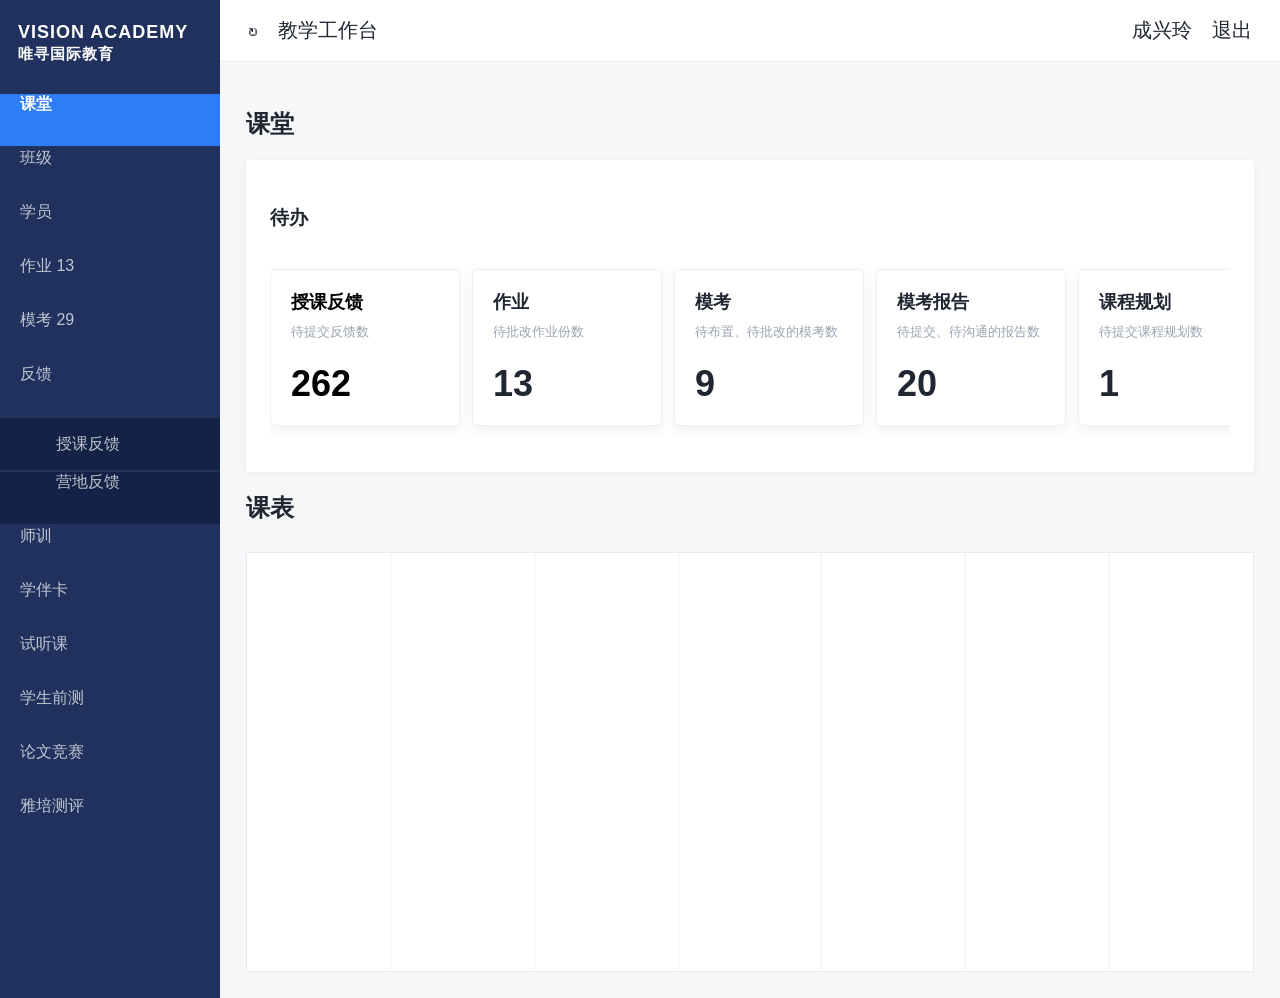
<file: lesson-feedback-prototype.html>
<!doctype html>
<html lang="zh-CN">
<head>
  <meta charset="utf-8">
  <meta name="viewport" content="width=device-width, initial-scale=1">
  <title>添加反馈 - 课程反馈原型</title>
  <style>
    :root {
      --page: #f3f5f8;
      --panel: #ffffff;
      --ink: #243044;
      --muted: #6f7b8d;
      --weak: #aeb8c6;
      --line: #e5eaf1;
      --line-strong: #d7dee9;
      --field: #ffffff;
      --brand: #2f74f6;
      --brand-2: #7a31f4;
      --danger: #f05d5d;
      --danger-soft: #fff6f6;
      --ok: #1e9b72;
      --ai-soft: #eef9ff;
      --shadow: 0 16px 36px rgba(35, 48, 70, 0.12);
      font-family: "Avenir Next", "Noto Sans SC", "PingFang SC", "Microsoft YaHei", sans-serif;
    }

    * {
      box-sizing: border-box;
    }

    body {
      margin: 0;
      min-width: 1180px;
      color: var(--ink);
      background:
        linear-gradient(180deg, rgba(215, 222, 233, 0.92), rgba(243, 245, 248, 0.96) 110px),
        var(--page);
    }

    button,
    input,
    textarea {
      font: inherit;
    }

    button {
      cursor: pointer;
      border: 0;
    }

    .mock-app {
      display: grid;
      grid-template-columns: 220px 1fr;
      min-height: 100vh;
      background: #f6f7f9;
      color: #202733;
    }

    .mock-side {
      background: #1f315c;
      color: rgba(255,255,255,.72);
      padding: 22px 0;
    }

    .mock-logo {
      padding: 0 18px 30px;
      color: #fff;
      font-size: 18px;
      font-weight: 900;
      letter-spacing: 1px;
    }

    .mock-menu {
      display: grid;
      gap: 2px;
    }

    .mock-menu div,
    .mock-menu button {
      height: 52px;
      padding: 0 20px;
      text-align: left;
      color: inherit;
      background: transparent;
      font-size: 16px;
    }

    .mock-menu .active {
      color: #fff;
      background: #2f7df6;
      font-weight: 800;
    }

    .mock-menu .sub {
      padding-left: 56px;
      background: #132246;
    }

    .mock-main {
      min-width: 0;
    }

    .mock-top {
      display: flex;
      align-items: center;
      justify-content: space-between;
      height: 62px;
      padding: 0 28px;
      border-bottom: 1px solid #e7eaf0;
      background: #fff;
      font-size: 20px;
    }

    .mock-content {
      padding: 26px;
    }

    .mock-card {
      padding: 26px 24px;
      border-radius: 4px;
      background: #fff;
      box-shadow: 0 2px 10px rgba(27, 39, 60, .05);
    }

    .todo-row {
      display: grid;
      grid-template-columns: repeat(6, minmax(190px, 1fr));
      gap: 12px;
      overflow: hidden;
      padding: 20px 0;
    }

    .todo-card {
      min-height: 120px;
      padding: 20px;
      border: 1px solid #edf0f5;
      border-radius: 6px;
      background: #fff;
      box-shadow: 0 4px 12px rgba(43, 63, 96, .08);
      text-align: left;
    }

    .todo-card strong {
      display: block;
      margin-bottom: 8px;
      font-size: 18px;
    }

    .todo-card span {
      color: #9aa4b2;
      font-size: 13px;
    }

    .todo-card b {
      display: block;
      margin-top: 22px;
      font-size: 36px;
    }

    .calendar-ghost {
      height: 420px;
      margin-top: 28px;
      border: 1px solid #e7eaf0;
      background: repeating-linear-gradient(90deg, #fff 0 14.2%, #eef1fb 14.2% 14.3%);
    }

    .mock-back {
      margin-bottom: 24px;
      color: #2f7df6;
      font-size: 16px;
    }

    .tabs {
      display: flex;
      gap: 44px;
      padding: 0 0 14px;
      border-bottom: 2px solid #e1e5ec;
      font-size: 17px;
      font-weight: 800;
    }

    .tabs span:first-child {
      color: #2f7df6;
      border-bottom: 3px solid #2f7df6;
      padding-bottom: 14px;
      margin-bottom: -16px;
    }

    .filters {
      display: flex;
      align-items: center;
      gap: 30px;
      margin: 42px 0 22px;
    }

    .fake-input {
      width: 220px;
      height: 38px;
      border: 1px solid #e2e7ef;
      border-radius: 4px;
      background: #fff;
    }

    .blue-btn {
      height: 40px;
      min-width: 72px;
      border-radius: 4px;
      color: #fff;
      background: #2f7df6;
      font-weight: 800;
    }

    .mock-table {
      width: 100%;
      border-collapse: collapse;
      background: #fff;
      font-size: 15px;
    }

    .mock-table th,
    .mock-table td {
      height: 49px;
      border: 1px solid #edf0f5;
      text-align: center;
    }

    .add-link {
      color: #2f7df6;
      background: transparent;
      font-size: 15px;
    }

    .prototype {
      width: calc(100vw - 28px);
      min-height: calc(100vh - 28px);
      margin: 14px;
      overflow: hidden;
      border: 1px solid var(--line);
      border-radius: 4px;
      background: var(--panel);
      box-shadow: var(--shadow);
    }

    .titlebar {
      position: sticky;
      top: 0;
      z-index: 10;
      display: flex;
      align-items: center;
      justify-content: space-between;
      height: 46px;
      padding: 0 18px;
      border-bottom: 1px solid var(--line);
      background: rgba(255, 255, 255, 0.96);
      backdrop-filter: blur(12px);
    }

    .title-left,
    .ai-tip,
    .actions {
      display: flex;
      align-items: center;
      gap: 12px;
    }

    .page-title {
      margin: 0;
      color: #101828;
      font-size: 15px;
      font-weight: 800;
    }

    .ai-tip {
      flex: 1;
      justify-content: flex-start;
      min-width: 0;
      color: #2b394f;
      font-size: 13px;
      font-weight: 700;
    }

    .spark {
      display: inline-grid;
      place-items: center;
      width: 28px;
      height: 24px;
      border-radius: 12px 12px 12px 3px;
      color: #0c1727;
      background: var(--ai-soft);
      font-weight: 900;
    }

    .ai-tip em {
      color: #2f74f6;
      font-style: normal;
    }

    .try-btn {
      display: inline-flex;
      align-items: center;
      gap: 6px;
      height: 28px;
      padding: 0 17px;
      border-radius: 16px;
      color: #fff;
      background: linear-gradient(90deg, var(--brand-2), var(--brand));
      font-size: 13px;
      font-weight: 800;
      box-shadow: 0 8px 18px rgba(81, 86, 246, 0.24);
    }

    .form-scroll {
      height: calc(100vh - 122px);
      overflow: auto;
      padding: 18px 20px 30px;
    }

    .section {
      margin-bottom: 22px;
    }

    .section-title {
      margin: 0 0 18px;
      color: #424d61;
      font-size: 15px;
      font-weight: 800;
    }

    .basic-grid {
      display: grid;
      grid-template-columns: 1fr 1fr 1fr;
      gap: 14px 84px;
      max-width: 1240px;
      margin-bottom: 12px;
    }

    .info-line,
    .course-index {
      display: flex;
      align-items: center;
      min-height: 28px;
      color: #6c7788;
      font-size: 13px;
    }

    .info-line label,
    .course-index label {
      min-width: 78px;
      color: #5f6877;
    }

    .info-line strong {
      color: #3e4858;
      font-weight: 600;
    }

    .course-index input {
      width: 96px;
      height: 30px;
      padding: 0 10px;
      border: 1px solid var(--line);
      border-radius: 4px;
      color: #3e4858;
      background: var(--field);
      outline: none;
    }

    .field {
      margin-bottom: 20px;
    }

    .field-head {
      display: flex;
      align-items: center;
      justify-content: space-between;
      min-height: 26px;
      margin-bottom: 6px;
      color: #4a5568;
      font-size: 13px;
    }

    .field-title {
      display: flex;
      align-items: center;
      gap: 4px;
      font-weight: 700;
    }

    .required {
      color: var(--danger);
      font-weight: 800;
    }

    .optional {
      color: #9aa5b5;
      font-weight: 500;
    }

    textarea {
      display: block;
      width: 100%;
      min-height: 88px;
      padding: 11px 12px;
      border: 1px solid var(--line);
      border-radius: 4px;
      color: #2e394b;
      background: #fff;
      resize: vertical;
      outline: none;
      line-height: 1.65;
      font-size: 13px;
      transition: border-color 150ms ease, box-shadow 150ms ease, background 150ms ease;
    }

    textarea::placeholder {
      color: #bdc5d0;
    }

    textarea:focus,
    .course-index input:focus {
      border-color: #a9c8ff;
      box-shadow: 0 0 0 3px rgba(47, 116, 246, 0.08);
    }

    .field.error textarea {
      border-color: #ff9999;
      background: var(--danger-soft);
    }

    .field-meta {
      display: flex;
      align-items: center;
      justify-content: space-between;
      min-height: 19px;
      margin-top: 3px;
      color: var(--weak);
      font-size: 12px;
    }

    .error-text {
      visibility: hidden;
      color: var(--danger);
    }

    .field.error .error-text {
      visibility: visible;
    }

    .footer {
      position: sticky;
      bottom: 0;
      z-index: 10;
      display: flex;
      align-items: center;
      justify-content: flex-end;
      height: 62px;
      padding: 0 18px;
      border-top: 1px solid var(--line);
      background: rgba(255, 255, 255, 0.96);
      backdrop-filter: blur(12px);
    }

    .footer-actions {
      display: flex;
      align-items: center;
      gap: 10px;
    }

    .plain-btn,
    .primary-btn {
      display: inline-flex;
      align-items: center;
      justify-content: center;
      min-width: 64px;
      height: 34px;
      padding: 0 16px;
      border-radius: 4px;
      font-size: 13px;
      font-weight: 700;
    }

    .plain-btn {
      color: #526075;
      border: 1px solid var(--line-strong);
      background: #fff;
    }

    .primary-btn {
      color: #fff;
      background: var(--brand);
      box-shadow: 0 8px 18px rgba(47, 116, 246, 0.24);
    }

    .toast {
      position: fixed;
      top: 62px;
      right: 30px;
      z-index: 30;
      display: none;
      min-width: 220px;
      padding: 10px 14px;
      border: 1px solid #bce8d5;
      border-radius: 6px;
      color: #13704f;
      background: #f1fbf6;
      box-shadow: 0 14px 28px rgba(35, 48, 70, 0.12);
      font-size: 13px;
    }

    .toast.show {
      display: block;
      animation: drop 220ms ease both;
    }

    .hidden {
      display: none !important;
    }

    .view-page {
      min-height: 100vh;
      background: #f5f5f5;
      color: #333b48;
    }

    .view-header {
      display: flex;
      align-items: center;
      gap: 32px;
      height: 84px;
      padding: 0 34px;
      border-top: 1px solid #d8d8d8;
      border-bottom: 1px solid #e5e5e5;
      background: #fff;
    }

    .view-close {
      display: grid;
      place-items: center;
      width: 48px;
      height: 48px;
      border-radius: 4px;
      color: #fff;
      background: #4b7ee8;
      font-size: 34px;
      line-height: 1;
      font-weight: 300;
    }

    .view-header h1 {
      margin: 0;
      color: #272f3a;
      font-size: 28px;
      font-weight: 800;
      letter-spacing: 0;
    }

    .view-scroll {
      min-height: calc(100vh - 84px);
      padding: 16px 18px 72px;
    }

    .view-card {
      position: relative;
      min-height: calc(100vh - 172px);
      overflow: hidden;
      padding: 50px 42px 62px;
      border-radius: 10px;
      background: #fff;
    }

    .view-card::after {
      content: "A";
      position: absolute;
      right: 62px;
      top: -18px;
      width: 280px;
      height: 280px;
      display: grid;
      place-items: center;
      border: 18px solid rgba(50, 116, 223, 0.05);
      border-radius: 50%;
      color: rgba(50, 116, 223, 0.05);
      font-size: 170px;
      font-weight: 900;
      pointer-events: none;
    }

    .view-section {
      position: relative;
      z-index: 1;
      margin-bottom: 48px;
    }

    .ribbon {
      display: inline-flex;
      align-items: center;
      height: 56px;
      margin-bottom: 28px;
      padding: 0 28px;
      border-radius: 5px;
      color: #fff;
      background: linear-gradient(180deg, #68b4ff 0%, #2369fb 55%, #1f45dc 100%);
      box-shadow: inset 0 1px 0 rgba(255, 255, 255, 0.5), 0 8px 16px rgba(35, 86, 212, 0.2);
      transform: skewX(-5deg);
    }

    .ribbon span {
      display: block;
      transform: skewX(5deg);
      font-size: 28px;
      font-weight: 900;
      letter-spacing: 4px;
      text-shadow: 0 2px 0 rgba(0, 42, 162, 0.24);
    }

    .view-list {
      display: grid;
      gap: 28px;
      max-width: 1040px;
    }

    .view-row {
      display: grid;
      grid-template-columns: 220px minmax(0, 1fr);
      gap: 28px;
      align-items: start;
      color: #40464f;
      font-size: 22px;
      line-height: 1.65;
    }

    .view-label {
      display: flex;
      align-items: center;
      gap: 14px;
      color: #123c70;
      font-size: 24px;
      font-weight: 900;
      white-space: nowrap;
    }

    .view-value {
      min-height: 36px;
      white-space: pre-wrap;
      word-break: break-word;
    }

    .empty-value {
      color: #a4aab4;
    }

    .view-footer {
      position: fixed;
      left: 0;
      right: 0;
      bottom: 0;
      display: flex;
      justify-content: flex-end;
      padding: 14px 10px;
      border-top: 1px solid #e5e5e5;
      background: rgba(255, 255, 255, 0.96);
      backdrop-filter: blur(12px);
    }

    .view-footer .plain-btn {
      height: 42px;
      min-width: 90px;
      font-size: 18px;
    }

    @keyframes drop {
      from {
        opacity: 0;
        transform: translateY(-8px);
      }

      to {
        opacity: 1;
        transform: translateY(0);
      }
    }

    @media (max-width: 900px) {
      body {
        min-width: 0;
      }

      .prototype {
        width: 100vw;
        min-height: 100vh;
        margin: 0;
        border: 0;
        border-radius: 0;
      }

      .titlebar {
        height: auto;
        min-height: 56px;
        flex-wrap: wrap;
        padding: 10px 14px;
      }

      .ai-tip {
        order: 3;
        flex-basis: 100%;
      }

      .form-scroll {
        height: calc(100vh - 150px);
        padding: 16px 14px 26px;
      }

      .basic-grid {
        grid-template-columns: 1fr;
        gap: 10px;
      }

      .view-header {
        height: 72px;
        padding: 0 16px;
        gap: 16px;
      }

      .view-header h1 {
        font-size: 22px;
      }

      .view-card {
        padding: 30px 18px 80px;
      }

      .ribbon {
        height: 46px;
        padding: 0 22px;
      }

      .ribbon span {
        font-size: 22px;
      }

      .view-row {
        grid-template-columns: 1fr;
        gap: 8px;
        font-size: 17px;
      }

      .view-label {
        font-size: 20px;
      }
    }
  </style>
</head>
<body>
  <section class="mock-app" id="homePage">
    <aside class="mock-side">
      <div class="mock-logo">VISION ACADEMY<br><small>唯寻国际教育</small></div>
      <nav class="mock-menu">
        <div class="active">课堂</div><div>班级</div><div>学员</div><div>作业 13</div><div>模考 29</div>
        <div>反馈</div><button class="sub" type="button" id="toListFromMenu">授课反馈</button><div class="sub">营地反馈</div>
        <div>师训</div><div>学伴卡</div><div>试听课</div><div>学生前测</div><div>论文竞赛</div><div>雅培测评</div>
      </nav>
    </aside>
    <main class="mock-main">
      <header class="mock-top"><span>↻　教学工作台</span><span>成兴玲　退出</span></header>
      <div class="mock-content">
        <h2>课堂</h2>
        <section class="mock-card">
          <h3>待办</h3>
          <div class="todo-row">
            <button class="todo-card" type="button" id="toListFromCard"><strong>授课反馈</strong><span>待提交反馈数</span><b>262</b></button>
            <div class="todo-card"><strong>作业</strong><span>待批改作业份数</span><b>13</b></div>
            <div class="todo-card"><strong>模考</strong><span>待布置、待批改的模考数</span><b>9</b></div>
            <div class="todo-card"><strong>模考报告</strong><span>待提交、待沟通的报告数</span><b>20</b></div>
            <div class="todo-card"><strong>课程规划</strong><span>待提交课程规划数</span><b>1</b></div>
            <div class="todo-card"><strong>待采分学员</strong><span>需要采分的学员</span><b>0</b></div>
          </div>
        </section>
        <h2>课表</h2>
        <div class="calendar-ghost"></div>
      </div>
    </main>
  </section>

  <section class="mock-app hidden" id="listPage">
    <aside class="mock-side">
      <div class="mock-logo">VISION ACADEMY<br><small>唯寻国际教育</small></div>
      <nav class="mock-menu">
        <div class="active">课堂</div><div>班级</div><div>学员</div><div>作业 13</div><div>模考 29</div>
        <div>反馈</div><div class="sub">授课反馈</div><div class="sub">营地反馈</div>
        <div>师训</div><div>学伴卡</div><div>试听课</div><div>学生前测</div><div>论文竞赛</div><div>雅培测评</div>
      </nav>
    </aside>
    <main class="mock-main">
      <header class="mock-top"><span>↻　教学工作台</span><span>成兴玲　退出</span></header>
      <div class="mock-content">
        <div class="mock-back">‹ 返回　<strong style="color:#202733">授课反馈</strong></div>
        <section class="mock-card">
          <div class="tabs"><span>待提交反馈</span><span>已提交反馈</span><span>已删除反馈</span></div>
          <div class="filters"><span>班级名称</span><div class="fake-input"></div><span>课程名称</span><div class="fake-input"></div><span>上课日期</span><div class="fake-input"></div><button class="blue-btn" type="button">查询</button></div>
          <table class="mock-table">
            <thead><tr><th>上课日期</th><th>上课时间</th><th>课程名称</th><th>班级名称</th><th>学生姓名</th><th>班课班主任</th><th>专属班主任</th><th>等待时间</th><th>操作</th></tr></thead>
            <tbody>
              <tr><td>2026-05-21</td><td>10:15 ~ 10:30</td><td>英国大学课程-课前沟通-线上</td><td>采分测试6-英研课程...</td><td>采分测试6</td><td>成兴玲</td><td>成兴玲</td><td>3.27h</td><td><button class="add-link" id="toForm" type="button">添加</button>　删除</td></tr>
              <tr><td>2026-05-02</td><td>13:30 ~ 15:30</td><td>雅思-听力-线上</td><td>采分测试6-英联邦语培...</td><td>采分测试6</td><td>成兴玲</td><td>成兴玲</td><td>454.27h</td><td><button class="add-link" type="button">添加</button>　删除</td></tr>
              <tr><td>2026-05-01</td><td>13:30 ~ 15:30</td><td>雅思-听力-线上</td><td>采分测试6-英联邦语培...</td><td>采分测试6</td><td>成兴玲</td><td>成兴玲</td><td>478.27h</td><td>添加　删除</td></tr>
              <tr><td>2026-04-30</td><td>13:30 ~ 15:30</td><td>雅思-阅读-线上</td><td>采分测试6-英联邦语培...</td><td>采分测试6</td><td>成兴玲</td><td>成兴玲</td><td>502.27h</td><td>添加　删除</td></tr>
            </tbody>
          </table>
        </section>
      </div>
    </main>
  </section>

  <main class="prototype hidden" id="formPage">
    <header class="titlebar">
      <div class="title-left">
        <h1 class="page-title">添加反馈</h1>
      </div>
      <div class="ai-tip" aria-label="AI 反馈助手提示">
        <span class="spark">✦</span>
        <span>Hi，<em>AI反馈助手</em> 会根据课堂记录和本节课内容，为你写反馈</span>
      </div>
      <button class="try-btn" type="button">✦ 试一试</button>
    </header>

    <section class="form-scroll" aria-label="课程反馈表单">
      <section class="section" aria-labelledby="basic-title">
        <h2 class="section-title" id="basic-title">基本信息</h2>
        <div class="basic-grid">
          <div class="info-line">
            <label>学生姓名：</label>
            <strong>采分测试6</strong>
          </div>
          <div class="info-line">
            <label>课程名称：</label>
            <strong>雅思-听力-线上</strong>
          </div>
          <div class="info-line">
            <label>授课老师：</label>
            <strong>成兴玲</strong>
          </div>
          <div class="info-line">
            <label>上课时间：</label>
            <strong>2026-05-02 13:30 - 15:30</strong>
          </div>
          <div class="course-index">
            <label for="courseIndex">第几次课：</label>
            <input id="courseIndex" type="number" min="1" max="120" value="8" aria-label="第几次课">
          </div>
        </div>
      </section>

      <section class="section" aria-labelledby="feedback-title">
        <h2 class="section-title" id="feedback-title">反馈内容</h2>

        <div class="field required-field" data-required="true">
          <div class="field-head">
            <div class="field-title"><span class="required">*</span>本次课程内容</div>
          </div>
          <textarea maxlength="2000" placeholder="请输入本次课程内容，例如：1、本节课学习章节或主题&#10;2、重点知识点与课堂练习内容"></textarea>
          <div class="field-meta">
            <span class="error-text">本次课程内容不能为空</span>
            <span class="count">0/2000</span>
          </div>
        </div>

        <div class="field required-field" data-required="true">
          <div class="field-head">
            <div class="field-title"><span class="required">*</span>学生课堂表现</div>
          </div>
          <textarea maxlength="2000" placeholder="请输入学生课堂表现，例如：听课状态、互动情况、知识吸收、练习完成质量等"></textarea>
          <div class="field-meta">
            <span class="error-text">学生课堂表现不能为空</span>
            <span class="count">0/2000</span>
          </div>
        </div>

        <div class="field">
          <div class="field-head">
            <div class="field-title">课后学习建议 <span class="optional">选填</span></div>
          </div>
          <textarea maxlength="2000" placeholder="请输入课后学习建议，例如：复习方向、练习方法、下节课前准备事项"></textarea>
          <div class="field-meta">
            <span></span>
            <span class="count">0/2000</span>
          </div>
        </div>

        <div class="field">
          <div class="field-head">
            <div class="field-title">作业完成情况 <span class="optional">选填</span></div>
          </div>
          <textarea maxlength="1000" placeholder="请输入作业完成情况，例如：是否按时提交、正确率、订正情况、主要问题"></textarea>
          <div class="field-meta">
            <span></span>
            <span class="count">0/1000</span>
          </div>
        </div>

        <div class="field">
          <div class="field-head">
            <div class="field-title">重要提醒 <span class="optional">选填</span></div>
          </div>
          <textarea maxlength="1000" placeholder="请输入重要提醒，例如：考试节点、资料携带、请假补课、家长需关注事项"></textarea>
          <div class="field-meta">
            <span></span>
            <span class="count">0/1000</span>
          </div>
        </div>
      </section>
    </section>

    <footer class="footer">
      <div class="footer-actions">
        <button class="plain-btn" type="button">取消</button>
        <button class="primary-btn" type="button" id="submitBtn">提交</button>
      </div>
    </footer>
  </main>

  <section class="view-page hidden" id="viewPage" aria-label="授课反馈查看页">
    <header class="view-header">
      <button class="view-close" type="button" data-back-to-form aria-label="关闭">×</button>
      <h1>授课反馈</h1>
    </header>

    <main class="view-scroll">
      <article class="view-card">
        <section class="view-section" aria-labelledby="view-basic-title">
          <h2 class="ribbon" id="view-basic-title"><span>基础信息</span></h2>
          <div class="view-list">
            <div class="view-row">
              <div class="view-label">老师姓名</div>
              <div class="view-value" data-view="teacher">成兴玲</div>
            </div>
            <div class="view-row">
              <div class="view-label">学生姓名</div>
              <div class="view-value" data-view="student">采分测试6</div>
            </div>
            <div class="view-row">
              <div class="view-label">课程名称</div>
              <div class="view-value" data-view="course">雅思-听力-线上</div>
            </div>
            <div class="view-row">
              <div class="view-label">上课时间</div>
              <div class="view-value" data-view="time">2026-05-02 13:30 - 15:30</div>
            </div>
            <div class="view-row">
              <div class="view-label">第几次课</div>
              <div class="view-value" data-view="courseIndex">8</div>
            </div>
          </div>
        </section>

        <section class="view-section" aria-labelledby="view-feedback-title">
          <h2 class="ribbon" id="view-feedback-title"><span>整体点评</span></h2>
          <div class="view-list">
            <div class="view-row">
              <div class="view-label">本次课程内容</div>
              <div class="view-value" data-view="content"></div>
            </div>
            <div class="view-row">
              <div class="view-label">学生课堂表现</div>
              <div class="view-value" data-view="performance"></div>
            </div>
            <div class="view-row">
              <div class="view-label">课后学习建议</div>
              <div class="view-value" data-view="suggestion"></div>
            </div>
            <div class="view-row">
              <div class="view-label">作业完成情况</div>
              <div class="view-value" data-view="homework"></div>
            </div>
            <div class="view-row">
              <div class="view-label">重要提醒</div>
              <div class="view-value" data-view="reminder"></div>
            </div>
          </div>
        </section>
      </article>
    </main>

    <footer class="view-footer">
      <button class="plain-btn" type="button" data-back-to-form>关闭</button>
    </footer>
  </section>

  <div class="toast" id="toast">校验通过，反馈已准备提交</div>

  <script>
    const fields = Array.from(document.querySelectorAll(".field"));
    const textareas = Array.from(document.querySelectorAll(".field textarea"));
    const homePage = document.querySelector("#homePage");
    const listPage = document.querySelector("#listPage");
    const formPage = document.querySelector("#formPage");
    const viewPage = document.querySelector("#viewPage");
    const submitBtn = document.querySelector("#submitBtn");
    const tryBtn = document.querySelector(".try-btn");
    const toast = document.querySelector("#toast");
    const courseIndex = document.querySelector("#courseIndex");

    const examples = [
      "本节课围绕雅思听力 Section 2 场景题展开，重点讲解定位词识别、同义替换和地图题方向判断。课堂完成 2 组精听练习，并针对错题复盘了干扰项特征。",
      "学生整体听课状态稳定，能够跟随老师完成题干预判和关键词标记。地图题方向转换仍需要放慢速度，个别同义替换反应稍慢，但订正后能说清错误原因。",
      "课后建议复听课堂音频 2 遍，整理今天出现的同义替换表达，并完成地图题专项练习。下节课前重点复习方位词和地点描述词。",
      "上次作业已按时提交，整体正确率约 82%。主要失分集中在拼写细节和复数形式，已在课堂完成订正。",
      "下次课会进行 Section 3 多人讨论题训练，请提前准备错题本，并带好上节课讲义。"
    ];

    const viewData = {
      teacher: "成兴玲",
      student: "采分测试6",
      course: "雅思-听力-线上",
      time: "2026-05-02 13:30 - 15:30"
    };

    function updateCounter(field) {
      const textarea = field.querySelector("textarea");
      const count = field.querySelector(".count");
      count.textContent = `${textarea.value.length}/${textarea.maxLength}`;
    }

    function validateField(field) {
      const textarea = field.querySelector("textarea");
      const isRequired = field.dataset.required === "true";
      const invalid = isRequired && textarea.value.trim().length === 0;
      field.classList.toggle("error", invalid);
      return !invalid;
    }

    function showToast(message) {
      toast.textContent = message;
      toast.classList.add("show");
      window.clearTimeout(showToast.timer);
      showToast.timer = window.setTimeout(() => toast.classList.remove("show"), 2200);
    }

    function showPage(page) {
      [homePage, listPage, formPage, viewPage].forEach((item) => item.classList.add("hidden"));
      page.classList.remove("hidden");
      window.scrollTo({ top: 0, behavior: "auto" });
    }

    function setViewValue(key, value) {
      const target = document.querySelector(`[data-view="${key}"]`);
      const normalized = String(value || "").trim();
      target.textContent = normalized || "暂无";
      target.classList.toggle("empty-value", !normalized);
    }

    function renderViewPage() {
      setViewValue("teacher", viewData.teacher);
      setViewValue("student", viewData.student);
      setViewValue("course", viewData.course);
      setViewValue("time", viewData.time);
      setViewValue("courseIndex", courseIndex.value);
      setViewValue("content", textareas[0].value);
      setViewValue("performance", textareas[1].value);
      setViewValue("suggestion", textareas[2].value);
      setViewValue("homework", textareas[3].value);
      setViewValue("reminder", textareas[4].value);
      showPage(viewPage);
    }

    fields.forEach((field) => {
      const textarea = field.querySelector("textarea");
      textarea.addEventListener("input", () => {
        updateCounter(field);
        if (field.classList.contains("error")) {
          validateField(field);
        }
      });
      updateCounter(field);
    });

    submitBtn.addEventListener("click", () => {
      const valid = fields.map(validateField).every(Boolean);
      if (!valid) {
        const firstError = document.querySelector(".field.error textarea");
        firstError.focus();
        showToast("请先填写必填字段");
        return;
      }
      showToast("校验通过，已生成查看页");
      renderViewPage();
    });

    tryBtn.addEventListener("click", () => {
      fields.forEach((field, index) => {
        const textarea = field.querySelector("textarea");
        textarea.value = examples[index] || "";
        updateCounter(field);
        validateField(field);
      });
      showToast("AI 示例内容已填入，可继续编辑");
    });

    document.querySelectorAll("[data-back-to-form]").forEach((button) => {
      button.addEventListener("click", () => {
        showPage(formPage);
      });
    });

    document.querySelector("#toListFromMenu").addEventListener("click", () => showPage(listPage));
    document.querySelector("#toListFromCard").addEventListener("click", () => showPage(listPage));
    document.querySelector("#toForm").addEventListener("click", () => showPage(formPage));
  </script>
</body>
</html>
</file>
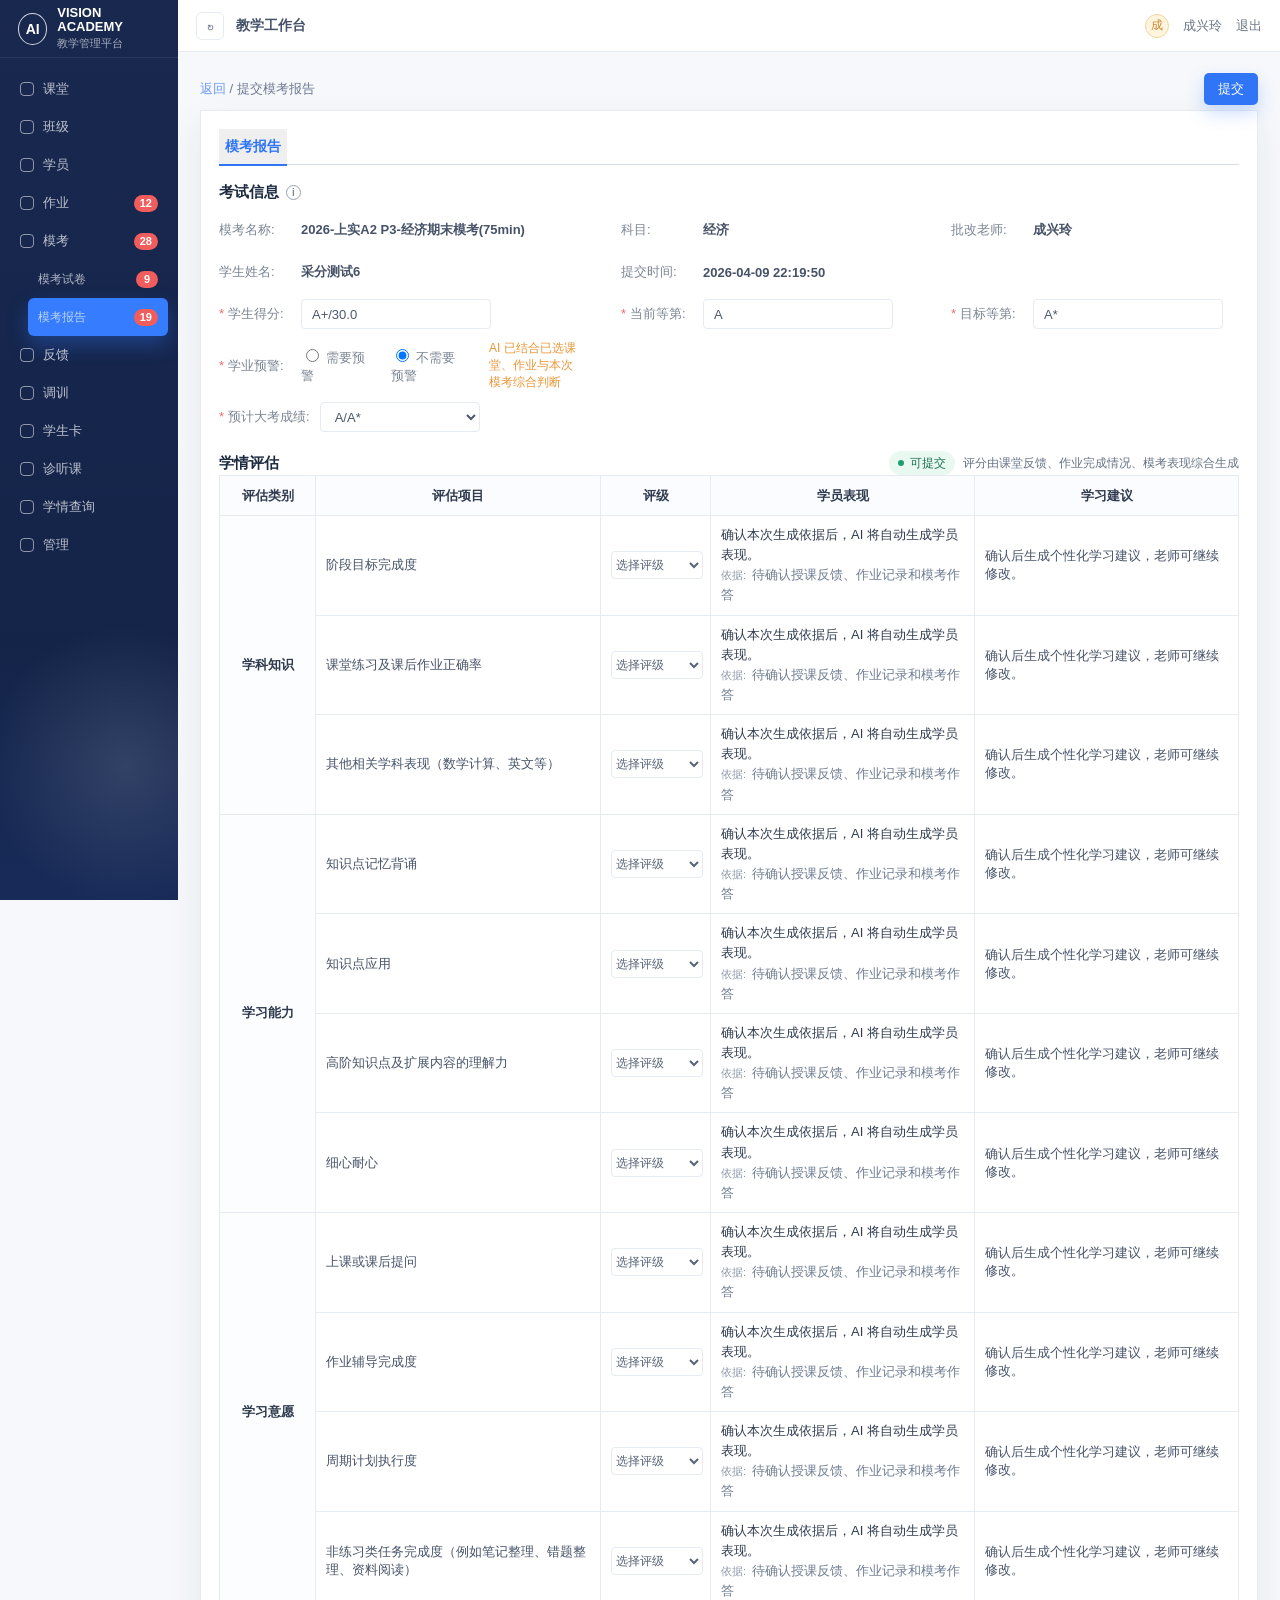
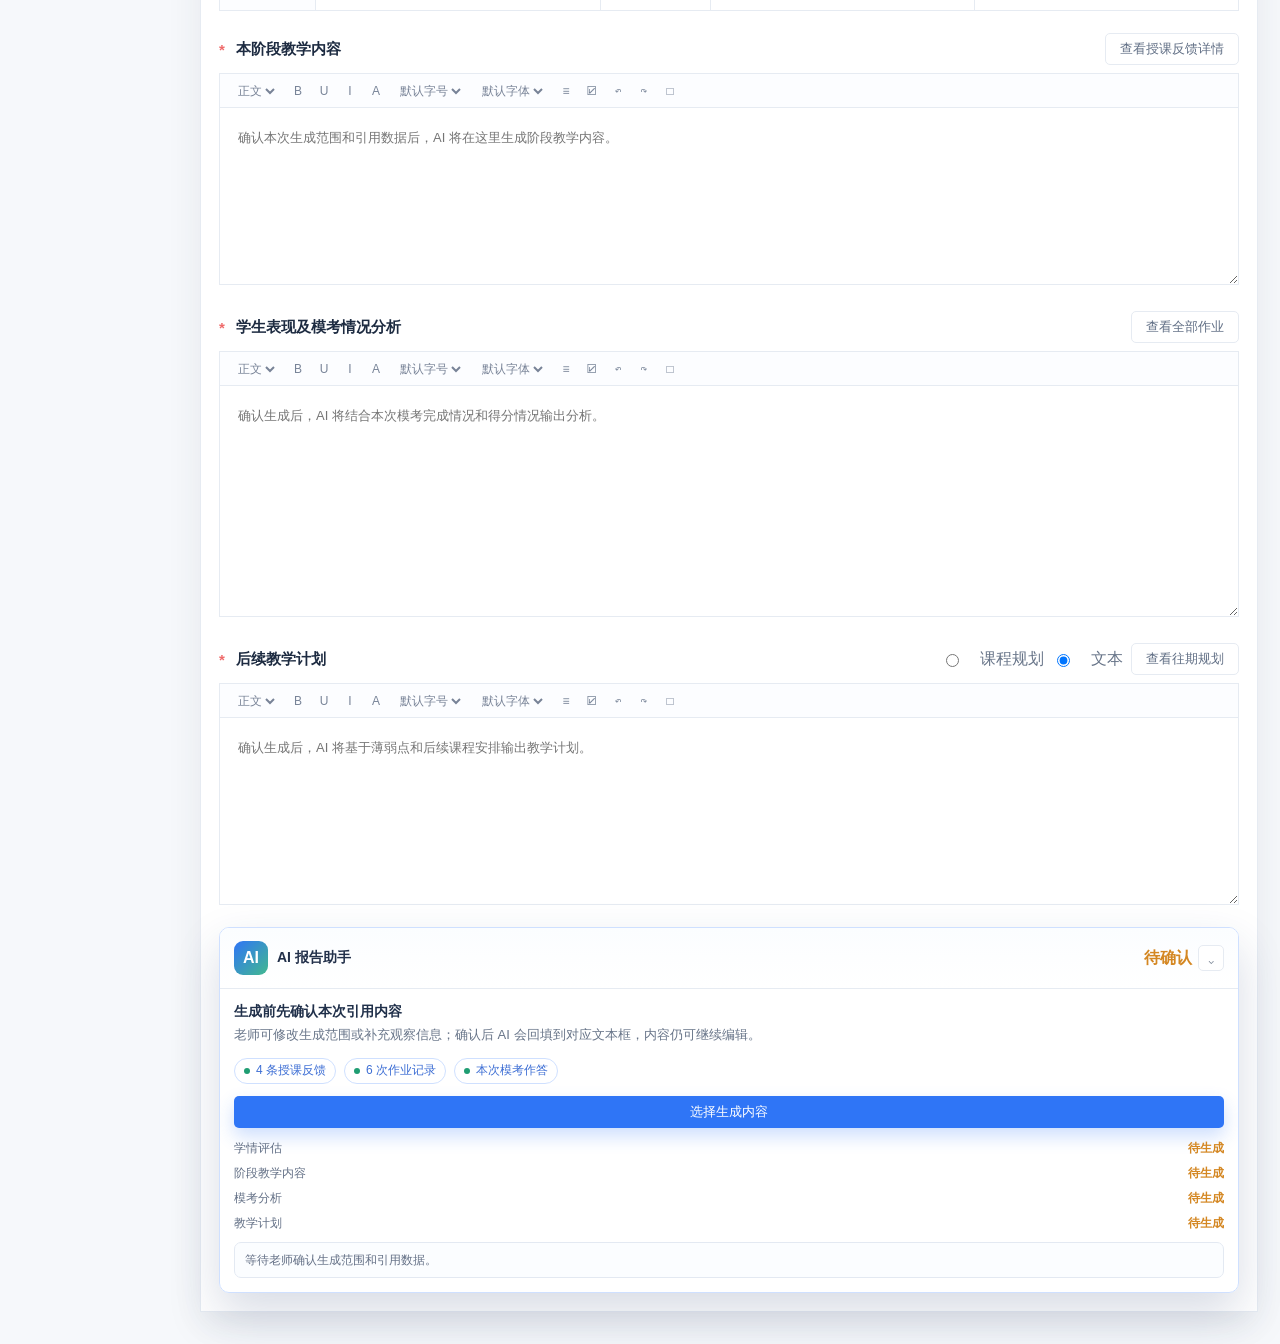
<file: mock-report-ai-prototype.html>
<!doctype html>
<html lang="zh-CN">
<head>
  <meta charset="utf-8">
  <meta name="viewport" content="width=device-width, initial-scale=1">
  <title>提交模考报告 - AI 辅助原型</title>
  <style>
    :root {
      --nav: #18284f;
      --nav-2: #223766;
      --brand: #2f75f6;
      --brand-2: #5b8df8;
      --ink: #1e2a3a;
      --muted: #7a8596;
      --weak: #aab3c0;
      --line: #e6ebf2;
      --line-strong: #d7deea;
      --page: #f6f8fb;
      --panel: #ffffff;
      --soft-blue: #edf4ff;
      --soft-green: #eaf8f2;
      --soft-amber: #fff5e6;
      --green: #1f9d72;
      --amber: #d48722;
      --red: #e25b5b;
      --shadow: 0 14px 34px rgba(32, 45, 70, 0.08);
      font-family: "Avenir Next", "Noto Sans SC", "PingFang SC", "Microsoft YaHei", sans-serif;
    }

    * {
      box-sizing: border-box;
    }

    body {
      margin: 0;
      color: var(--ink);
      background: var(--page);
      min-width: 1180px;
    }

    button,
    input,
    select,
    textarea {
      font: inherit;
    }

    button {
      border: 0;
      cursor: pointer;
    }

    .app {
      display: grid;
      grid-template-columns: 178px minmax(1000px, 1fr);
      min-height: 100vh;
    }

    .sidebar {
      position: sticky;
      top: 0;
      height: 100vh;
      overflow: hidden;
      color: rgba(255, 255, 255, 0.78);
      background:
        radial-gradient(circle at 70% 85%, rgba(255, 255, 255, 0.12), transparent 18%),
        linear-gradient(180deg, var(--nav), #142449 72%, #182b59);
    }

    .brand {
      display: flex;
      align-items: center;
      gap: 10px;
      height: 58px;
      padding: 0 18px;
      border-bottom: 1px solid rgba(255, 255, 255, 0.08);
    }

    .brand-mark {
      display: grid;
      place-items: center;
      width: 32px;
      height: 32px;
      border: 1px solid rgba(255, 255, 255, 0.82);
      border-radius: 50%;
      color: #fff;
      font-size: 14px;
      font-weight: 800;
    }

    .brand-text strong {
      display: block;
      color: #fff;
      font-size: 13px;
      line-height: 1.05;
      letter-spacing: 0;
    }

    .brand-text span {
      display: block;
      margin-top: 2px;
      color: rgba(255, 255, 255, 0.62);
      font-size: 11px;
    }

    .nav-group {
      padding: 12px 10px;
    }

    .nav-item {
      display: flex;
      align-items: center;
      justify-content: space-between;
      gap: 8px;
      min-height: 38px;
      padding: 0 10px;
      border-radius: 6px;
      color: rgba(255, 255, 255, 0.72);
      font-size: 13px;
    }

    .nav-item span:first-child {
      display: flex;
      align-items: center;
      gap: 9px;
    }

    .nav-item.active {
      color: #fff;
      background: #367cff;
      box-shadow: 0 9px 20px rgba(47, 117, 246, 0.34);
    }

    .nav-item.sub {
      margin-left: 18px;
      color: rgba(255, 255, 255, 0.66);
      font-size: 12px;
    }

    .dot-icon {
      width: 14px;
      height: 14px;
      border: 1px solid currentColor;
      border-radius: 4px;
      opacity: 0.72;
    }

    .badge {
      min-width: 22px;
      height: 17px;
      padding: 0 6px;
      border-radius: 9px;
      color: #fff;
      background: #f15d5d;
      font-size: 11px;
      line-height: 17px;
      text-align: center;
    }

    .main {
      min-width: 0;
      background: var(--page);
    }

    .topbar {
      position: sticky;
      top: 0;
      z-index: 5;
      display: flex;
      align-items: center;
      justify-content: space-between;
      height: 52px;
      padding: 0 18px;
      border-bottom: 1px solid var(--line);
      background: rgba(255, 255, 255, 0.94);
      backdrop-filter: blur(14px);
    }

    .top-left {
      display: flex;
      align-items: center;
      gap: 12px;
      color: #445168;
      font-size: 14px;
    }

    .refresh {
      display: grid;
      place-items: center;
      width: 28px;
      height: 28px;
      border: 1px solid var(--line);
      border-radius: 6px;
      color: #647083;
      background: #fff;
    }

    .user-area {
      display: flex;
      align-items: center;
      gap: 14px;
      color: #6c7788;
      font-size: 13px;
    }

    .avatar {
      display: grid;
      place-items: center;
      width: 24px;
      height: 24px;
      border-radius: 50%;
      color: #ca862d;
      background: #fff5df;
      border: 1px solid #f2d59f;
      font-size: 12px;
    }

    .content {
      padding: 16px 22px 32px;
    }

    .crumbs {
      display: flex;
      align-items: center;
      justify-content: space-between;
      height: 42px;
      color: #6d7890;
      font-size: 13px;
    }

    .crumbs a {
      color: #6c9af7;
      text-decoration: none;
    }

    .primary-btn,
    .ghost-btn,
    .plain-btn {
      display: inline-flex;
      align-items: center;
      justify-content: center;
      gap: 6px;
      min-height: 32px;
      padding: 0 14px;
      border-radius: 5px;
      font-size: 13px;
      white-space: nowrap;
    }

    .primary-btn {
      color: #fff;
      background: var(--brand);
      box-shadow: 0 8px 18px rgba(47, 117, 246, 0.24);
    }

    .ghost-btn {
      color: var(--brand);
      border: 1px solid #b8cffd;
      background: #f7fbff;
    }

    .plain-btn {
      color: #627086;
      border: 1px solid var(--line);
      background: #fff;
    }

    .report-shell {
      padding: 18px;
      border: 1px solid var(--line);
      background: var(--panel);
      box-shadow: var(--shadow);
    }

    .tabs {
      display: flex;
      align-items: center;
      gap: 22px;
      height: 36px;
      border-bottom: 1px solid var(--line-strong);
    }

    .tab {
      position: relative;
      height: 36px;
      color: #6b7688;
      font-size: 14px;
      font-weight: 700;
    }

    .tab.active {
      color: var(--brand);
    }

    .tab.active::after {
      content: "";
      position: absolute;
      left: 0;
      right: 0;
      bottom: -1px;
      height: 2px;
      background: var(--brand);
    }

    .section-title {
      display: flex;
      align-items: center;
      gap: 7px;
      margin: 18px 0 12px;
      color: #1d2b41;
      font-size: 15px;
      font-weight: 800;
    }

    .info-dot {
      display: grid;
      place-items: center;
      width: 15px;
      height: 15px;
      border: 1px solid #95a2b3;
      border-radius: 50%;
      color: #7b8796;
      font-size: 10px;
      font-weight: 700;
    }

    .exam-grid {
      display: grid;
      grid-template-columns: 1.25fr 1fr 1fr;
      gap: 10px 42px;
      max-width: 1220px;
      color: #5f6b7d;
      font-size: 13px;
    }

    .field-line {
      display: flex;
      align-items: center;
      gap: 10px;
      min-height: 32px;
    }

    .field-line label {
      min-width: 72px;
      color: #7b8594;
    }

    .field-line strong {
      color: #465267;
      font-weight: 600;
    }

    .input,
    .select {
      height: 30px;
      min-width: 160px;
      padding: 0 10px;
      border: 1px solid var(--line);
      border-radius: 4px;
      color: #4c586b;
      background: #fff;
      outline: none;
    }

    .radio-row {
      display: flex;
      align-items: center;
      gap: 18px;
      color: #687589;
    }

    .hint {
      margin-left: 8px;
      color: #e99636;
      font-size: 12px;
    }

    .ai-copy {
      display: flex;
      align-items: flex-start;
      gap: 12px;
    }

    .ai-mark {
      display: grid;
      place-items: center;
      width: 34px;
      height: 34px;
      border-radius: 9px;
      color: #fff;
      background: linear-gradient(135deg, #2f75f6, #42b98f);
      font-weight: 800;
      flex: 0 0 auto;
    }

    .ai-copy strong {
      display: block;
      margin-bottom: 4px;
      color: #20304a;
      font-size: 15px;
    }

    .ai-copy p {
      margin: 0;
      color: #687589;
      font-size: 13px;
      line-height: 1.6;
    }

    .source-list {
      display: flex;
      align-items: center;
      justify-content: flex-end;
      flex-wrap: wrap;
      gap: 8px;
    }

    .source-chip {
      display: inline-flex;
      align-items: center;
      gap: 6px;
      height: 26px;
      padding: 0 9px;
      border: 1px solid #cfe0ff;
      border-radius: 14px;
      color: #3d6ed4;
      background: #fff;
      font-size: 12px;
    }

    .source-chip.ok::before,
    .quality-pill::before {
      content: "";
      width: 6px;
      height: 6px;
      border-radius: 50%;
      background: var(--green);
    }

    .assessment-head {
      display: flex;
      align-items: center;
      justify-content: space-between;
      gap: 14px;
      margin-top: 18px;
    }

    .quality {
      display: flex;
      align-items: center;
      gap: 8px;
      color: #667386;
      font-size: 12px;
    }

    .quality-pill {
      display: inline-flex;
      align-items: center;
      gap: 6px;
      height: 24px;
      padding: 0 9px;
      border-radius: 12px;
      color: #177052;
      background: var(--soft-green);
    }

    table {
      width: 100%;
      border-collapse: collapse;
      table-layout: fixed;
      font-size: 13px;
    }

    .assessment-table {
      border: 1px solid var(--line);
      background: #fff;
    }

    th,
    td {
      border: 1px solid var(--line);
      vertical-align: middle;
    }

    th {
      height: 40px;
      color: #303b4f;
      background: #fafcff;
      font-weight: 800;
    }

    td {
      min-height: 42px;
      padding: 9px 10px;
      color: #475368;
    }

    .category {
      width: 92px;
      color: #2e3a4d;
      font-weight: 700;
      text-align: center;
      background: #fcfdff;
    }

    .score-select {
      width: 92px;
      height: 28px;
      border: 1px solid var(--line);
      border-radius: 4px;
      color: #586477;
      background: #fff;
      font-size: 12px;
    }

    .ai-text {
      min-height: 32px;
      color: #2f3b4e;
      line-height: 1.55;
    }

    .basis {
      color: #6f7d91;
      line-height: 1.55;
    }

    .basis small {
      display: inline-block;
      margin-right: 6px;
      color: #8b96a7;
    }

    .editor-section {
      margin-top: 22px;
    }

    .editor-head {
      display: flex;
      align-items: center;
      justify-content: space-between;
      gap: 12px;
      margin-bottom: 8px;
    }

    .required {
      color: #ef6a6a;
      margin-right: 4px;
    }

    .editor-actions {
      display: flex;
      align-items: center;
      gap: 8px;
    }

    .toolbar {
      display: flex;
      align-items: center;
      gap: 2px;
      height: 34px;
      padding: 0 8px;
      border: 1px solid var(--line);
      border-bottom: 0;
      color: #778397;
      background: #fcfdff;
      font-size: 12px;
    }

    .tool {
      display: grid;
      place-items: center;
      min-width: 24px;
      height: 24px;
      border-radius: 4px;
    }

    .tool:hover {
      color: var(--brand);
      background: #edf4ff;
    }

    .tool-select {
      height: 24px;
      margin: 0 6px;
      border: 0;
      color: #788397;
      background: transparent;
      font-size: 12px;
    }

    .editor {
      width: 100%;
      min-height: 178px;
      padding: 18px 18px;
      border: 1px solid var(--line);
      color: #344055;
      background: #fff;
      resize: vertical;
      outline: none;
      line-height: 1.8;
      font-size: 13px;
    }

    .editor:focus {
      border-color: #aac7ff;
      box-shadow: 0 0 0 3px rgba(47, 117, 246, 0.08);
    }

    .analysis-editor {
      min-height: 232px;
    }

    .plan-editor {
      min-height: 188px;
    }

    .floating-summary {
      position: fixed;
      right: 24px;
      bottom: 24px;
      z-index: 8;
      width: 360px;
      border: 1px solid #cfe0ff;
      border-radius: 10px;
      background: rgba(255, 255, 255, 0.96);
      box-shadow: 0 20px 46px rgba(37, 61, 110, 0.18);
      backdrop-filter: blur(14px);
      overflow: hidden;
      transition: width 180ms ease, transform 180ms ease;
    }

    .floating-summary.collapsed {
      width: 224px;
    }

    .floating-summary h3 {
      display: flex;
      align-items: center;
      justify-content: space-between;
      gap: 10px;
      margin: 0;
      color: #22304a;
      font-size: 14px;
    }

    .floating-head {
      display: flex;
      align-items: center;
      justify-content: space-between;
      gap: 10px;
      padding: 13px 14px;
      border-bottom: 1px solid var(--line);
      background: linear-gradient(180deg, #fbfdff, #fff);
    }

    .floating-title {
      display: flex;
      align-items: center;
      gap: 9px;
      min-width: 0;
    }

    .floating-title h3 {
      white-space: nowrap;
    }

    .floating-actions {
      display: flex;
      align-items: center;
      gap: 6px;
      flex: 0 0 auto;
    }

    .floating-toggle {
      display: grid;
      place-items: center;
      width: 26px;
      height: 26px;
      border: 1px solid var(--line);
      border-radius: 5px;
      color: #667386;
      background: #fff;
      font-size: 15px;
    }

    .floating-body {
      padding: 14px;
    }

    .floating-summary.collapsed .floating-body {
      display: none;
    }

    .floating-summary.collapsed .floating-head {
      border-bottom: 0;
    }

    .floating-summary.collapsed .status-warn,
    .floating-summary.collapsed .status-ok {
      display: none;
    }

    .floating-summary .ai-copy {
      margin-bottom: 12px;
    }

    .floating-summary .ai-copy strong {
      font-size: 14px;
    }

    .floating-summary .source-list {
      justify-content: flex-start;
      margin-bottom: 12px;
    }

    .floating-summary .primary-btn {
      width: 100%;
    }

    .progress {
      height: 7px;
      overflow: hidden;
      border-radius: 9px;
      background: #e8eef8;
    }

    .progress span {
      display: block;
      width: 82%;
      height: 100%;
      border-radius: inherit;
      background: linear-gradient(90deg, var(--brand), #41ba8c);
      transition: width 240ms ease;
    }

    .summary-lines {
      display: grid;
      gap: 8px;
      margin: 12px 0 0;
      color: #637086;
      font-size: 12px;
    }

    .summary-line {
      display: flex;
      align-items: center;
      justify-content: space-between;
      gap: 10px;
    }

    .floating-current {
      margin: 10px 0 0;
      padding: 8px 10px;
      border: 1px solid #e3e9f2;
      border-radius: 7px;
      color: #647086;
      background: #fbfdff;
      font-size: 12px;
      line-height: 1.5;
    }

    .floating-async-actions {
      display: none;
      grid-template-columns: 1fr 1fr;
      gap: 8px;
      margin-top: 10px;
    }

    .floating-async-actions.show {
      display: grid;
    }

    .floating-async-actions .primary-btn,
    .floating-async-actions .ghost-btn {
      width: 100%;
      padding: 0 10px;
    }

    .status-ok {
      color: var(--green);
      font-weight: 700;
    }

    .status-warn {
      color: var(--amber);
      font-weight: 700;
    }

    .toast {
      position: fixed;
      top: 66px;
      right: 24px;
      z-index: 20;
      display: none;
      align-items: center;
      gap: 9px;
      padding: 10px 14px;
      border: 1px solid #bae5d2;
      border-radius: 7px;
      color: #17694f;
      background: #f0fbf6;
      box-shadow: 0 14px 30px rgba(33, 65, 82, 0.12);
      font-size: 13px;
    }

    .toast.show {
      display: flex;
      animation: drop 260ms ease both;
    }

    .modal-layer,
    .drawer-mask {
      position: fixed;
      inset: 0;
      z-index: 30;
      display: none;
      background: rgba(17, 29, 55, 0.34);
      backdrop-filter: blur(5px);
    }

    .modal-layer.open,
    .drawer-mask.open {
      display: block;
    }

    .generation-panel {
      position: absolute;
      left: 50%;
      top: 50%;
      width: min(1080px, calc(100vw - 72px));
      max-height: calc(100vh - 72px);
      transform: translate(-50%, -50%);
      display: flex;
      flex-direction: column;
      overflow: hidden;
      border-radius: 10px;
      background: #fff;
      box-shadow: 0 28px 70px rgba(20, 34, 65, 0.24);
    }

    .panel-titlebar,
    .drawer-titlebar {
      display: flex;
      align-items: center;
      justify-content: space-between;
      gap: 16px;
      padding: 16px 20px;
      border-bottom: 1px solid var(--line);
      background: #fff;
    }

    .panel-titlebar h3,
    .drawer-titlebar h3 {
      margin: 0;
      color: #1d2b41;
      font-size: 18px;
    }

    .drawer-titlebar p {
      margin: 4px 0 0;
      color: #687589;
      font-size: 13px;
    }

    .panel-titlebar p {
      margin: 4px 0 0;
      color: #687589;
      font-size: 13px;
    }

    .icon-btn {
      display: grid;
      place-items: center;
      width: 32px;
      height: 32px;
      border: 1px solid var(--line);
      border-radius: 6px;
      color: #6d7890;
      background: #fff;
      font-size: 18px;
    }

    .generation-body {
      overflow: auto;
      padding: 18px 20px;
      background: #f8fafc;
    }

    .generation-layout {
      display: grid;
      grid-template-columns: 1fr 1.05fr 0.9fr;
      gap: 14px;
      align-items: start;
    }

    .generation-state {
      display: none;
    }

    .generation-state.active {
      display: block;
    }

    .generating-card,
    .result-card {
      padding: 22px;
      border: 1px solid var(--line);
      border-radius: 10px;
      background: #fff;
    }

    .generating-hero {
      display: grid;
      grid-template-columns: 76px minmax(0, 1fr);
      gap: 18px;
      align-items: center;
      margin-bottom: 18px;
    }

    .ai-spinner {
      position: relative;
      display: grid;
      place-items: center;
      width: 68px;
      height: 68px;
      border-radius: 50%;
      background: #edf4ff;
    }

    .ai-spinner::before {
      content: "";
      position: absolute;
      inset: 0;
      border: 4px solid #d7e6ff;
      border-top-color: var(--brand);
      border-radius: 50%;
      animation: spin 1s linear infinite;
    }

    .ai-spinner span {
      position: relative;
      color: var(--brand);
      font-weight: 800;
    }

    .generating-hero h4,
    .result-card h4 {
      margin: 0 0 6px;
      color: #20304a;
      font-size: 17px;
    }

    .generating-hero p,
    .result-card p {
      margin: 0;
      color: #6a778b;
      font-size: 13px;
      line-height: 1.65;
    }

    .generation-progress {
      height: 8px;
      overflow: hidden;
      border-radius: 999px;
      background: #e8eef8;
    }

    .generation-progress span {
      display: block;
      width: 8%;
      height: 100%;
      border-radius: inherit;
      background: linear-gradient(90deg, var(--brand), #41ba8c);
      transition: width 420ms ease;
    }

    .generation-step-list {
      display: grid;
      grid-template-columns: repeat(4, minmax(0, 1fr));
      gap: 8px;
      margin-top: 14px;
    }

    .generation-step {
      min-height: 72px;
      padding: 10px;
      border: 1px solid #e3e9f2;
      border-radius: 8px;
      background: #fbfdff;
    }

    .generation-step strong {
      display: block;
      margin-bottom: 5px;
      color: #25334a;
      font-size: 13px;
    }

    .generation-step span {
      color: #778397;
      font-size: 12px;
      line-height: 1.45;
    }

    .generation-step.done {
      border-color: #bfe8d5;
      background: #f0fbf6;
    }

    .generation-step.current {
      border-color: #aac7ff;
      background: #f3f8ff;
      box-shadow: 0 0 0 3px rgba(47, 117, 246, 0.08);
    }

    .result-edit-grid {
      display: grid;
      grid-template-columns: repeat(2, minmax(0, 1fr));
      gap: 12px;
      margin-top: 14px;
    }

    .result-edit-item {
      min-width: 0;
      padding: 12px;
      border: 1px solid var(--line);
      border-radius: 8px;
      background: #fbfdff;
    }

    .result-edit-item.wide {
      grid-column: 1 / -1;
    }

    .result-edit-item label {
      display: flex;
      align-items: center;
      justify-content: space-between;
      gap: 10px;
      margin-bottom: 8px;
      color: #25334a;
      font-size: 13px;
      font-weight: 800;
    }

    .result-edit-item label span {
      color: #7a8596;
      font-size: 12px;
      font-weight: 500;
    }

    .result-editor {
      width: 100%;
      min-height: 132px;
      padding: 10px;
      border: 1px solid #dfe6f0;
      border-radius: 6px;
      color: #344055;
      background: #fff;
      resize: vertical;
      outline: none;
      line-height: 1.65;
      font-size: 13px;
    }

    .result-editor:focus {
      border-color: #aac7ff;
      box-shadow: 0 0 0 3px rgba(47, 117, 246, 0.08);
    }

    .assessment-result-list {
      display: grid;
      grid-template-columns: repeat(2, minmax(0, 1fr));
      gap: 7px;
      max-height: 172px;
      overflow: auto;
      padding: 10px;
      border: 1px solid #dfe6f0;
      border-radius: 6px;
      background: #fff;
    }

    .assessment-result-item {
      display: flex;
      align-items: center;
      justify-content: space-between;
      gap: 10px;
      min-height: 30px;
      padding: 6px 8px;
      border: 1px solid #e7edf5;
      border-radius: 6px;
      color: #4a5669;
      background: #fbfdff;
      font-size: 12px;
      line-height: 1.45;
    }

    .assessment-result-item strong {
      color: #25334a;
      white-space: nowrap;
    }

    .confirm-block {
      padding: 14px;
      border: 1px solid var(--line);
      border-radius: 8px;
      background: #fff;
    }

    .confirm-block h4 {
      margin: 0 0 10px;
      color: #25334a;
      font-size: 14px;
    }

    .scope-list,
    .source-confirm-list,
    .supplement-list {
      display: grid;
      gap: 9px;
    }

    .scope-item,
    .confirm-source,
    .supplement-item {
      display: flex;
      align-items: flex-start;
      gap: 9px;
      padding: 10px;
      border: 1px solid #e3e9f2;
      border-radius: 7px;
      background: #fbfdff;
    }

    .scope-item input,
    .confirm-source input {
      margin-top: 3px;
      accent-color: var(--brand);
    }

    .scope-item strong,
    .confirm-source strong {
      display: block;
      margin-bottom: 3px;
      color: #26344a;
      font-size: 13px;
    }

    .scope-item span,
    .confirm-source span,
    .supplement-item span {
      color: #6f7c90;
      font-size: 12px;
      line-height: 1.5;
    }

    .source-meta {
      display: flex;
      flex-wrap: wrap;
      gap: 6px;
      margin-top: 8px;
    }

    .source-title-row {
      display: flex;
      align-items: center;
      justify-content: space-between;
      gap: 10px;
      margin-bottom: 3px;
    }

    .source-title-row strong {
      margin-bottom: 0;
    }

    .feedback-choice-list {
      display: grid;
      gap: 6px;
      margin-top: 9px;
    }

    .feedback-choice {
      display: flex;
      align-items: center;
      gap: 8px;
      min-height: 28px;
      padding: 5px 8px;
      border: 1px solid #e3e9f2;
      border-radius: 6px;
      background: #fff;
      color: #627086;
      font-size: 12px;
    }

    .feedback-choice input {
      margin: 0;
      accent-color: var(--brand);
    }

    .mini-tag {
      display: inline-flex;
      align-items: center;
      height: 22px;
      padding: 0 7px;
      border-radius: 11px;
      color: #4667a8;
      background: #edf4ff;
      font-size: 12px;
    }

    .supplement-editor {
      width: 100%;
      min-height: 142px;
      padding: 10px;
      border: 1px solid var(--line);
      border-radius: 6px;
      color: #344055;
      resize: vertical;
      outline: none;
      line-height: 1.6;
    }

    .supplement-actions {
      display: flex;
      justify-content: space-between;
      align-items: center;
      gap: 10px;
      margin-top: 10px;
    }

    .panel-footer,
    .drawer-footer {
      display: flex;
      align-items: center;
      justify-content: flex-end;
      gap: 10px;
      padding: 12px 20px;
      border-top: 1px solid var(--line);
      background: #fff;
    }

    .selection-count {
      margin-right: auto;
      color: #687589;
      font-size: 13px;
    }

    .feedback-drawer,
    .homework-drawer {
      position: absolute;
      top: 0;
      right: 0;
      width: min(920px, calc(100vw - 178px));
      height: 100%;
      display: flex;
      flex-direction: column;
      background: #fff;
      box-shadow: -24px 0 60px rgba(20, 34, 65, 0.2);
      animation: slideIn 180ms ease both;
    }

    .homework-drawer {
      width: min(1120px, calc(100vw - 178px));
    }

    .drawer-body {
      flex: 1;
      overflow: auto;
      padding: 18px;
      background:
        radial-gradient(circle at 86% 8%, rgba(47, 117, 246, 0.06), transparent 21%),
        #f8fafc;
    }

    .drawer-filter {
      display: flex;
      align-items: center;
      justify-content: space-between;
      gap: 12px;
      margin-bottom: 14px;
      padding: 12px;
      border: 1px solid var(--line);
      border-radius: 8px;
      background: rgba(255, 255, 255, 0.86);
      box-shadow: 0 10px 22px rgba(31, 47, 76, 0.05);
    }

    .filter-fields,
    .filter-actions {
      display: flex;
      align-items: center;
      flex-wrap: wrap;
      gap: 8px;
    }

    .filter-field {
      display: inline-flex;
      align-items: center;
      gap: 6px;
      color: #687589;
      font-size: 12px;
      white-space: nowrap;
    }

    .date-input {
      height: 30px;
      min-width: 136px;
      padding: 0 8px;
      border: 1px solid var(--line);
      border-radius: 5px;
      color: #4c586b;
      background: #fff;
      outline: none;
    }

    .empty-state {
      grid-column: 1 / -1;
      padding: 26px;
      border: 1px dashed #cbd6e6;
      border-radius: 9px;
      color: #7a8596;
      background: #fff;
      text-align: center;
      font-size: 13px;
    }

    .feedback-grid {
      display: grid;
      grid-template-columns: repeat(2, minmax(0, 1fr));
      gap: 14px;
    }

    .feedback-card {
      border: 1px solid var(--line);
      border-radius: 9px;
      background: #fff;
      overflow: hidden;
      box-shadow: 0 12px 28px rgba(31, 47, 76, 0.07);
    }

    .feedback-card-head {
      display: flex;
      align-items: flex-start;
      justify-content: space-between;
      gap: 12px;
      padding: 13px 14px;
      border-bottom: 1px solid var(--line);
      background: linear-gradient(180deg, #fbfdff, #fff);
    }

    .feedback-card-head strong {
      display: block;
      color: #1f3150;
      font-size: 14px;
    }

    .feedback-card-head span {
      color: #718096;
      font-size: 12px;
    }

    .feedback-pick {
      display: inline-flex;
      align-items: center;
      gap: 6px;
      height: 28px;
      padding: 0 9px;
      border: 1px solid #cfe0ff;
      border-radius: 14px;
      color: #4667a8;
      background: #f7fbff;
      font-size: 12px;
      white-space: nowrap;
    }

    .feedback-pick input {
      margin: 0;
      accent-color: var(--brand);
    }

    .feedback-card-body {
      padding: 12px 14px 14px;
    }

    .ribbon {
      display: inline-flex;
      align-items: center;
      height: 28px;
      margin: 4px 0 10px;
      padding: 0 12px;
      border-radius: 4px;
      color: #fff;
      background: linear-gradient(180deg, #62b2ff, #0757e9);
      font-weight: 800;
      letter-spacing: 1px;
      transform: skew(-6deg);
    }

    .ribbon span {
      transform: skew(6deg);
    }

    .feedback-row {
      display: grid;
      grid-template-columns: 106px minmax(0, 1fr);
      gap: 10px;
      padding: 7px 0;
      color: #344055;
      font-size: 13px;
      line-height: 1.6;
    }

    .feedback-row label {
      color: #0f477d;
      font-weight: 800;
    }

    .tag-soft {
      display: inline-flex;
      align-items: center;
      min-height: 24px;
      padding: 0 8px;
      border: 1px solid #cfe0ff;
      border-radius: 3px;
      color: var(--brand);
      background: #f3f8ff;
    }

    .tag-warn {
      color: #d98222;
      border-color: #f6d9bf;
      background: #fff7ef;
    }

    .stars {
      color: #ffb200;
      letter-spacing: 2px;
      white-space: nowrap;
    }

    .homework-toolbar {
      display: flex;
      align-items: center;
      justify-content: space-between;
      gap: 14px;
      margin-bottom: 12px;
    }

    .homework-toolbar p {
      margin: 0;
      color: #687589;
      font-size: 13px;
    }

    .homework-table {
      border: 1px solid var(--line);
      background: #fff;
      box-shadow: 0 12px 28px rgba(31, 47, 76, 0.07);
    }

    .homework-table th {
      height: 38px;
      font-size: 12px;
    }

    .homework-table td {
      padding: 10px;
      font-size: 12px;
      line-height: 1.55;
      vertical-align: top;
    }

    .homework-table .check-cell {
      width: 44px;
      text-align: center;
      vertical-align: middle;
    }

    .homework-table input[type="checkbox"] {
      accent-color: var(--brand);
    }

    .knowledge-summary {
      display: grid;
      gap: 8px;
      min-width: 0;
    }

    .knowledge-summary-top {
      display: flex;
      align-items: center;
      justify-content: space-between;
      gap: 8px;
    }

    .knowledge-summary-top strong {
      color: #25334a;
      font-size: 13px;
    }

    .knowledge-weak {
      display: grid;
      gap: 4px;
      color: #687589;
    }

    .knowledge-weak span {
      overflow: hidden;
      text-overflow: ellipsis;
      white-space: nowrap;
    }

    .knowledge-toggle {
      justify-self: start;
      height: 26px;
      padding: 0 9px;
      border: 1px solid #cfe0ff;
      border-radius: 5px;
      color: var(--brand);
      background: #f7fbff;
      font-size: 12px;
    }

    .knowledge-detail-row {
      display: none;
    }

    .knowledge-detail-row.open {
      display: table-row;
    }

    .knowledge-detail-cell {
      padding: 0;
      background: #fbfdff;
    }

    .knowledge-detail-panel {
      max-height: 230px;
      overflow: auto;
      padding: 12px 14px;
      border-left: 3px solid #aac7ff;
    }

    .knowledge-detail-head {
      display: flex;
      align-items: center;
      justify-content: space-between;
      gap: 12px;
      margin-bottom: 10px;
      color: #536176;
      font-size: 12px;
    }

    .knowledge-detail-grid {
      display: grid;
      grid-template-columns: repeat(2, minmax(0, 1fr));
      gap: 8px;
    }

    .knowledge-item {
      min-width: 0;
      padding: 9px;
      border: 1px solid #e3e9f2;
      border-radius: 7px;
      background: #fff;
    }

    .knowledge-item-name {
      display: block;
      color: #344055;
      font-weight: 700;
      overflow-wrap: anywhere;
      word-break: break-word;
    }

    .knowledge-item-score {
      display: flex;
      align-items: center;
      gap: 8px;
      margin-top: 7px;
    }

    .knowledge-bar {
      flex: 1;
      height: 6px;
      overflow: hidden;
      border-radius: 999px;
      background: #e8eef8;
    }

    .knowledge-bar span {
      display: block;
      height: 100%;
      border-radius: inherit;
      background: linear-gradient(90deg, #2f75f6, #41ba8c);
    }

    @keyframes slideIn {
      from {
        opacity: 0;
        transform: translateX(28px);
      }
      to {
        opacity: 1;
        transform: translateX(0);
      }
    }

    @keyframes spin {
      to {
        transform: rotate(360deg);
      }
    }

    @keyframes drop {
      from {
        opacity: 0;
        transform: translateY(-8px);
      }
      to {
        opacity: 1;
        transform: translateY(0);
      }
    }

    @media (max-width: 1300px) {
      .source-list {
        justify-content: flex-start;
      }

      .floating-summary {
        position: static;
        width: auto;
        margin-top: 18px;
      }

      .generation-layout,
      .feedback-grid {
        grid-template-columns: 1fr;
      }
    }
  </style>
</head>
<body>
  <div class="app">
    <aside class="sidebar">
      <div class="brand">
        <div class="brand-mark">AI</div>
        <div class="brand-text">
          <strong>VISION ACADEMY</strong>
          <span>教学管理平台</span>
        </div>
      </div>
      <nav class="nav-group" aria-label="主导航">
        <div class="nav-item"><span><i class="dot-icon"></i>课堂</span></div>
        <div class="nav-item"><span><i class="dot-icon"></i>班级</span></div>
        <div class="nav-item"><span><i class="dot-icon"></i>学员</span></div>
        <div class="nav-item"><span><i class="dot-icon"></i>作业</span><b class="badge">12</b></div>
        <div class="nav-item"><span><i class="dot-icon"></i>模考</span><b class="badge">28</b></div>
        <div class="nav-item sub"><span>模考试卷</span><b class="badge">9</b></div>
        <div class="nav-item sub active"><span>模考报告</span><b class="badge">19</b></div>
        <div class="nav-item"><span><i class="dot-icon"></i>反馈</span></div>
        <div class="nav-item"><span><i class="dot-icon"></i>调训</span></div>
        <div class="nav-item"><span><i class="dot-icon"></i>学生卡</span></div>
        <div class="nav-item"><span><i class="dot-icon"></i>诊听课</span></div>
        <div class="nav-item"><span><i class="dot-icon"></i>学情查询</span></div>
        <div class="nav-item"><span><i class="dot-icon"></i>管理</span></div>
      </nav>
    </aside>

    <main class="main">
      <header class="topbar">
        <div class="top-left">
          <button class="refresh" type="button" aria-label="刷新">↻</button>
          <strong>教学工作台</strong>
        </div>
        <div class="user-area">
          <span class="avatar">成</span>
          <span>成兴玲</span>
          <a>退出</a>
        </div>
      </header>

      <div class="content">
        <div class="crumbs">
          <div><a href="#">返回</a><span> / 提交模考报告</span></div>
          <button class="primary-btn" type="button" id="submitReport">提交</button>
        </div>

        <section class="report-shell">
          <div class="tabs">
            <button class="tab active" type="button">模考报告</button>
          </div>

          <h2 class="section-title">考试信息 <span class="info-dot">i</span></h2>
          <div class="exam-grid">
            <div class="field-line"><label>模考名称:</label><strong>2026-上实A2 P3-经济期末模考(75min)</strong></div>
            <div class="field-line"><label>科目:</label><strong>经济</strong></div>
            <div class="field-line"><label>批改老师:</label><strong>成兴玲</strong></div>
            <div class="field-line"><label>学生姓名:</label><strong>采分测试6</strong></div>
            <div class="field-line"><label>提交时间:</label><strong>2026-04-09 22:19:50</strong></div>
            <div></div>
            <div class="field-line"><label><span class="required">*</span>学生得分:</label><input class="input" id="scoreInput" value="A+/30.0"></div>
            <div class="field-line"><label><span class="required">*</span>当前等第:</label><input class="input" value="A"></div>
            <div class="field-line"><label><span class="required">*</span>目标等第:</label><input class="input" value="A*"></div>
            <div class="field-line">
              <label><span class="required">*</span>学业预警:</label>
              <div class="radio-row">
                <label><input type="radio" name="warn"> 需要预警</label>
                <label><input type="radio" name="warn" checked> 不需要预警</label>
                <span class="hint">AI 已结合已选课堂、作业与本次模考综合判断</span>
              </div>
            </div>
            <div></div>
            <div></div>
            <div class="field-line"><label><span class="required">*</span>预计大考成绩:</label><select class="select"><option>选择大考成绩</option><option selected>A/A*</option><option>B</option></select></div>
          </div>

          <div class="assessment-head">
            <h2 class="section-title" style="margin:0">学情评估</h2>
            <div class="quality">
              <span class="quality-pill">可提交</span>
              <span>评分由课堂反馈、作业完成情况、模考表现综合生成</span>
            </div>
          </div>

          <table class="assessment-table" aria-label="学情评估">
            <colgroup>
              <col style="width:96px">
              <col style="width:285px">
              <col style="width:110px">
              <col>
              <col>
            </colgroup>
            <thead>
              <tr>
                <th>评估类别</th>
                <th>评估项目</th>
                <th>评级</th>
                <th>学员表现</th>
                <th>学习建议</th>
              </tr>
            </thead>
            <tbody id="assessmentBody"></tbody>
          </table>

          <section class="editor-section">
            <div class="editor-head">
              <h2 class="section-title" style="margin:0"><span class="required">*</span>本阶段教学内容</h2>
              <div class="editor-actions">
                <button class="plain-btn" type="button" id="sourceFeedbackBtn">查看授课反馈详情</button>
              </div>
            </div>
            <div class="toolbar" aria-hidden="true">
              <select class="tool-select"><option>正文</option></select>
              <span class="tool">B</span><span class="tool">U</span><span class="tool">I</span><span class="tool">A</span>
              <select class="tool-select"><option>默认字号</option></select>
              <select class="tool-select"><option>默认字体</option></select>
              <span class="tool">≡</span><span class="tool">☑</span><span class="tool">↶</span><span class="tool">↷</span><span class="tool">□</span>
            </div>
            <textarea class="editor" id="stageContent" placeholder="确认本次生成范围和引用数据后，AI 将在这里生成阶段教学内容。"></textarea>
          </section>

          <section class="editor-section">
            <div class="editor-head">
              <h2 class="section-title" style="margin:0"><span class="required">*</span>学生表现及模考情况分析</h2>
              <div class="editor-actions">
                <button class="plain-btn" type="button" id="sourceHomeworkBtn">查看全部作业</button>
              </div>
            </div>
            <div class="toolbar" aria-hidden="true">
              <select class="tool-select"><option>正文</option></select>
              <span class="tool">B</span><span class="tool">U</span><span class="tool">I</span><span class="tool">A</span>
              <select class="tool-select"><option>默认字号</option></select>
              <select class="tool-select"><option>默认字体</option></select>
              <span class="tool">≡</span><span class="tool">☑</span><span class="tool">↶</span><span class="tool">↷</span><span class="tool">□</span>
            </div>
            <textarea class="editor analysis-editor" id="mockAnalysis" placeholder="确认生成后，AI 将结合本次模考完成情况和得分情况输出分析。"></textarea>
          </section>

          <section class="editor-section">
            <div class="editor-head">
              <h2 class="section-title" style="margin:0"><span class="required">*</span>后续教学计划</h2>
              <div class="editor-actions">
                <label class="radio-row"><input type="radio" name="plan"> 课程规划</label>
                <label class="radio-row"><input type="radio" name="plan" checked> 文本</label>
                <button class="plain-btn" type="button">查看往期规划</button>
              </div>
            </div>
            <div class="toolbar" aria-hidden="true">
              <select class="tool-select"><option>正文</option></select>
              <span class="tool">B</span><span class="tool">U</span><span class="tool">I</span><span class="tool">A</span>
              <select class="tool-select"><option>默认字号</option></select>
              <select class="tool-select"><option>默认字体</option></select>
              <span class="tool">≡</span><span class="tool">☑</span><span class="tool">↶</span><span class="tool">↷</span><span class="tool">□</span>
            </div>
            <textarea class="editor plan-editor" id="teachingPlan" placeholder="确认生成后，AI 将基于薄弱点和后续课程安排输出教学计划。"></textarea>
          </section>

          <aside class="floating-summary" id="aiAssistant" aria-label="AI 报告助手">
            <div class="floating-head">
              <div class="floating-title">
                <div class="ai-mark">AI</div>
                <h3><span>AI 报告助手</span></h3>
              </div>
              <div class="floating-actions">
                <span class="status-warn" id="readyText">待确认</span>
                <button class="floating-toggle" type="button" id="toggleAssistant" aria-label="收起 AI 报告助手">⌄</button>
              </div>
            </div>
            <div class="floating-body">
              <div class="ai-copy">
                <div>
                  <strong>生成前先确认本次引用内容</strong>
                  <p>老师可修改生成范围或补充观察信息；确认后 AI 会回填到对应文本框，内容仍可继续编辑。</p>
                </div>
              </div>
              <div class="source-list">
                <span class="source-chip ok" id="feedbackSourceChip">4 条授课反馈</span>
                <span class="source-chip ok" id="homeworkSourceChip">6 次作业记录</span>
                <span class="source-chip ok">本次模考作答</span>
              </div>
              <button class="primary-btn" type="button" id="generateBtn">选择生成内容</button>
              <div class="summary-lines">
                <div class="summary-line" data-summary-scope="assessment"><span>学情评估</span><span class="status-warn" id="assessStatus">待生成</span></div>
                <div class="summary-line" data-summary-scope="content"><span>阶段教学内容</span><span class="status-warn" id="contentStatus">待生成</span></div>
                <div class="summary-line" data-summary-scope="analysis"><span>模考分析</span><span class="status-warn" id="analysisStatus">待生成</span></div>
                <div class="summary-line" data-summary-scope="plan"><span>教学计划</span><span class="status-warn" id="planStatus">待生成</span></div>
              </div>
              <div class="floating-current" id="floatingCurrentStep">等待老师确认生成范围和引用数据。</div>
              <div class="floating-async-actions" id="floatingResultActions">
                <button class="ghost-btn" type="button" id="previewGenerated">查看结果</button>
                <button class="primary-btn" type="button" id="applyGeneratedFloating">确认填入</button>
              </div>
            </div>
          </aside>
        </section>
      </div>
    </main>
  </div>

  <div class="toast" id="toast">已根据最新课堂反馈、作业记录和模考作答重新生成</div>

  <div class="modal-layer" id="generationModal" aria-hidden="true">
    <section class="generation-panel" role="dialog" aria-modal="true" aria-labelledby="generationTitle">
      <header class="panel-titlebar">
        <div>
          <h3 id="generationTitle">AI 生成前确认</h3>
          <p>确认本次要生成的模块、引用的数据和老师补充信息。确认后 AI 会回填报告正文。</p>
        </div>
        <button class="icon-btn" type="button" id="closeGeneration" aria-label="关闭">×</button>
      </header>
      <div class="generation-body">
        <div class="generation-state active" id="confirmState">
          <div class="generation-layout">
          <section class="confirm-block">
            <h4>生成范围</h4>
            <div class="scope-list">
              <label class="scope-item">
                <input type="checkbox" class="generation-scope" data-scope="assessment" checked>
                <span><strong>学情评估</strong><span>根据课堂反馈、作业和模考表现生成评级、表现与建议。</span></span>
              </label>
              <label class="scope-item">
                <input type="checkbox" class="generation-scope" data-scope="content" checked>
                <span><strong>本阶段教学内容</strong><span>从授课反馈的“本次课程内容”字段提炼阶段重点。</span></span>
              </label>
              <label class="scope-item">
                <input type="checkbox" class="generation-scope" data-scope="analysis" checked>
                <span><strong>学生表现及模考情况分析</strong><span>结合得分、题型表现和薄弱点输出模考分析。</span></span>
              </label>
              <label class="scope-item">
                <input type="checkbox" class="generation-scope" data-scope="plan" checked>
                <span><strong>后续教学计划</strong><span>基于薄弱项和目标等第生成下一阶段计划。</span></span>
              </label>
            </div>
          </section>

          <section class="confirm-block">
            <h4>引用数据确认</h4>
            <div class="source-confirm-list">
              <div class="confirm-source">
                <input type="checkbox" checked>
                <span>
                  <span class="source-title-row">
                    <strong>授课反馈</strong>
                    <button class="plain-btn" type="button" id="modalFeedbackBtn">查看授课反馈详情</button>
                  </span>
                  <span>用于学情评估和阶段教学内容总结，具体选择在详情抽屉中调整。</span>
                  <span class="source-meta"><span class="mini-tag" id="feedbackSourceSummary">已选 4/4 条</span><span class="mini-tag">最近一次 2025-09-05</span></span>
                </span>
              </div>
              <div class="confirm-source">
                <input type="checkbox" checked>
                <span>
                  <span class="source-title-row">
                    <strong>作业记录</strong>
                    <button class="plain-btn" type="button" id="pastHomeworkBtn">查看全部作业</button>
                  </span>
                  <span>用于判断作业完成度、订正情况和知识迁移，具体选择在作业抽屉中调整。</span>
                  <span class="source-meta"><span class="mini-tag" id="homeworkSourceSummary">已选 6/6 次</span><span class="mini-tag">平均得分 86%</span></span>
                </span>
              </div>
              <label class="confirm-source">
                <input type="checkbox" checked>
                <span>
                  <strong>本次模考作答与得分</strong>
                  <span>用于输出模考难度、得分表现和薄弱题型。</span>
                  <span class="source-meta"><span class="mini-tag">A+/30.0</span><span class="mini-tag">长答案待加强</span></span>
                </span>
              </label>
            </div>
          </section>

          <section class="confirm-block">
            <h4>老师补充 / 新增依据</h4>
            <textarea class="supplement-editor" id="supplementInput" placeholder="例如：学生最近上课主动性明显提升，但考前复习节奏略紧；长答案需要强化评价句式。"></textarea>
          </section>
          </div>
        </div>

        <div class="generation-state" id="generatingState">
          <section class="generating-card">
            <div class="generating-hero">
              <div class="ai-spinner"><span>AI</span></div>
              <div>
                <h4 id="generatingTitle">正在生成模考报告</h4>
                <p id="generatingDesc">大模型正在读取授课反馈、作业记录和本次模考作答。真实场景预计需要 30-60 秒，请保持当前页面打开。</p>
              </div>
            </div>
            <div class="generation-progress"><span id="generationProgress"></span></div>
            <div class="generation-step-list">
              <div class="generation-step current" data-step="0"><strong>读取数据</strong><span>校验授课反馈、作业和模考作答</span></div>
              <div class="generation-step" data-step="1"><strong>提炼重点</strong><span>总结阶段教学内容和薄弱点</span></div>
              <div class="generation-step" data-step="2"><strong>生成报告</strong><span>输出评估、分析和教学计划</span></div>
              <div class="generation-step" data-step="3"><strong>等待确认</strong><span>老师确认后再填入表单</span></div>
            </div>
          </section>
        </div>

        <div class="generation-state" id="resultState">
          <section class="result-card">
            <h4>AI 已生成完成，请确认是否填入报告</h4>
            <p>以下为本次生成结果，可在此直接编辑。点击“确认填入报告”后，编辑后的内容会写入下方表格和文本框。</p>
            <div class="result-edit-grid">
              <div class="result-edit-item">
                <label>学情评估结果 <span>只读，确认后写入评级表</span></label>
                <div class="assessment-result-list" id="resultAssessmentList"></div>
              </div>
              <div class="result-edit-item">
                <label for="resultStageContent">阶段教学内容 <span>将填入本阶段教学内容</span></label>
                <textarea class="result-editor" id="resultStageContent"></textarea>
              </div>
              <div class="result-edit-item wide">
                <label for="resultMockAnalysis">学生表现及模考情况分析 <span>将填入模考分析文本框</span></label>
                <textarea class="result-editor" id="resultMockAnalysis"></textarea>
              </div>
              <div class="result-edit-item wide">
                <label for="resultTeachingPlan">后续教学计划 <span>将填入后续教学计划文本框</span></label>
                <textarea class="result-editor" id="resultTeachingPlan"></textarea>
              </div>
            </div>
          </section>
        </div>
      </div>
      <footer class="panel-footer">
        <button class="plain-btn" type="button" id="cancelGeneration">取消</button>
        <button class="ghost-btn" type="button" id="saveGenerationConfig">保存配置</button>
        <button class="plain-btn" type="button" id="backToConfig" style="display:none">返回修改</button>
        <button class="primary-btn" type="button" id="confirmGeneration">确认并生成</button>
        <button class="primary-btn" type="button" id="applyGenerated" style="display:none">确认填入报告</button>
      </footer>
    </section>
  </div>

  <div class="drawer-mask" id="feedbackDrawer" aria-hidden="true">
    <aside class="feedback-drawer" role="dialog" aria-modal="true" aria-labelledby="feedbackTitle">
      <header class="drawer-titlebar">
        <div>
          <h3 id="feedbackTitle">授课反馈详情</h3>
          <p>勾选本次要提供给 AI 的课堂反馈，详情可用于生成阶段教学内容和学情评估。</p>
        </div>
        <button class="icon-btn" type="button" id="closeFeedbackDrawer" aria-label="关闭">×</button>
      </header>
      <div class="drawer-body">
        <div class="drawer-filter" aria-label="授课反馈筛选">
          <div class="filter-fields">
            <label class="filter-field">提交日期<input class="date-input" type="date" id="feedbackStartDate" value="2025-08-01"></label>
            <label class="filter-field">至<input class="date-input" type="date" id="feedbackEndDate" value="2025-09-30"></label>
            <button class="ghost-btn" type="button" id="filterFeedbackBtn">筛选</button>
            <button class="plain-btn" type="button" id="resetFeedbackFilter">重置</button>
          </div>
          <div class="filter-actions">
            <button class="plain-btn" type="button" id="selectAllFeedback">全选</button>
            <button class="plain-btn" type="button" id="clearAllFeedback">取消全选</button>
          </div>
        </div>
        <div class="feedback-grid" id="feedbackCards"></div>
      </div>
      <footer class="drawer-footer">
        <span class="selection-count" id="feedbackSelectionCount">已选择 4 条授课反馈给 AI</span>
        <button class="plain-btn" type="button" id="drawerCloseBtn">关闭</button>
        <button class="primary-btn" type="button" id="confirmFeedbackSelection">确认选择</button>
      </footer>
    </aside>
  </div>

  <div class="drawer-mask" id="homeworkDrawer" aria-hidden="true">
    <aside class="homework-drawer" role="dialog" aria-modal="true" aria-labelledby="homeworkTitle">
      <header class="drawer-titlebar">
        <div>
          <h3 id="homeworkTitle">全部作业</h3>
          <p>选择需要提供给 AI 的作业记录，AI 会读取点评、得分和知识点得分率。</p>
        </div>
        <button class="icon-btn" type="button" id="closeHomeworkDrawer" aria-label="关闭">×</button>
      </header>
      <div class="drawer-body">
        <div class="drawer-filter" aria-label="作业筛选">
          <div class="filter-fields">
            <label class="filter-field">提交日期<input class="date-input" type="date" id="homeworkStartDate" value="2025-08-01"></label>
            <label class="filter-field">至<input class="date-input" type="date" id="homeworkEndDate" value="2025-09-30"></label>
            <button class="ghost-btn" type="button" id="filterHomeworkBtn">筛选</button>
            <button class="plain-btn" type="button" id="resetHomeworkFilter">重置</button>
          </div>
          <div class="filter-actions">
            <button class="plain-btn" type="button" id="selectAllHomework">全选</button>
            <button class="plain-btn" type="button" id="clearAllHomework">取消全选</button>
          </div>
        </div>
        <div class="homework-toolbar">
          <p>默认选中近 6 次作业，可按需剔除异常或不相关记录。</p>
          <span class="mini-tag" id="homeworkAvgTag">已选平均得分 86%</span>
        </div>
        <table class="homework-table" aria-label="全部作业">
          <colgroup>
            <col style="width:44px">
            <col style="width:155px">
            <col style="width:150px">
            <col style="width:95px">
            <col style="width:80px">
            <col>
            <col style="width:260px">
          </colgroup>
          <thead>
            <tr>
              <th>选择</th>
              <th>班级名称</th>
              <th>上课时间</th>
              <th>班型</th>
              <th>得分</th>
              <th>作业点评</th>
              <th>知识点概览</th>
            </tr>
          </thead>
          <tbody id="homeworkRows"></tbody>
        </table>
      </div>
      <footer class="drawer-footer">
        <span class="selection-count" id="homeworkSelectionCount">已选择 6 次作业给 AI</span>
        <button class="plain-btn" type="button" id="homeworkDrawerCloseBtn">关闭</button>
        <button class="primary-btn" type="button" id="confirmHomeworkSelection">确认选择</button>
      </footer>
    </aside>
  </div>

  <script>
    const rows = [
      ["学科知识", "阶段目标完成度", "A", "已完成本阶段核心知识点学习，宏观指标与供需分析掌握较稳定。", "保持每周错题复盘，继续用结构化语言解释经济现象。", 3],
      ["学科知识", "课堂练习及课后作业正确率", "A-", "近期作业完成及时，计算类题目正确率较高，长答案仍有少量漏点。", "答题前先列关键词，完成后检查结论是否回应题干。", 0],
      ["学科知识", "其他相关学科表现（数学计算、英文等）", "B+", "英文题干理解基本顺畅，图表描述和经济术语表达仍需提升。", "积累高频经济表达，训练图表题的比较句式。", 0],
      ["学习能力", "知识点记忆背诵", "A-", "关键概念记忆较牢，个别定义在压力下表述不够完整。", "用概念卡片巩固定义、公式和适用场景。", 4],
      ["学习能力", "知识点应用", "B+", "能够完成常规应用题，面对综合场景时迁移速度偏慢。", "增加跨章节综合题训练，强化从材料提取变量的步骤。", 0],
      ["学习能力", "高阶知识点及扩展内容的理解力", "B+", "对市场失灵、政府干预等扩展内容有初步理解，但论证深度不足。", "练习使用原因、影响、评价三段式展开。", 0],
      ["学习能力", "细心耐心", "A-", "计算过程较规范，偶有单位、图例或关键词遗漏。", "保留最后 3 分钟检查图表标注与关键词。", 0],
      ["学习意愿", "上课或课后提问", "A", "课堂互动积极，能主动追问错因和替代表达方式。", "继续带着错题和疑问进入下一节课。", 4],
      ["学习意愿", "作业辅导完成度", "A", "作业辅导配合度高，订正完成较完整。", "订正时补充“为什么错”和“下次如何判断”。", 0],
      ["学习意愿", "周期计划执行度", "A-", "阶段复习计划执行较稳定，临近模考前复习节奏略紧。", "把复习任务前置到每周固定时间段。", 0],
      ["学习意愿", "非练习类任务完成度（例如笔记整理、错题整理、资料阅读）", "B+", "课堂笔记较完整，错题归类和资料阅读深度仍可加强。", "按知识点整理错题，并补充同类题的解题模板。", 0]
    ];

    const feedbacks = [
      {
        teacher: "成兴玲",
        student: "测试事业部19",
        course: "IBIG-经济-EDX-IG-线上",
        time: "2025-08-15 16:00~18:00",
        stageContent: "完成宏观经济目标、GDP 与通胀指标复习，结合真题练习区分名义值和实际值。",
        courseContent: "本次课程重点讲解宏观经济指标的定义、计算口径和图表读取方法，训练学生用经济术语解释数据变化。",
        suggestion: "课后完成宏观指标错题订正，补充整理 GDP、CPI、失业率三类指标的常见问法。",
        accuracy: "86%",
        homework: "宏观指标专项练习 18 题，已完成 17 题。",
        homeworkComment: "计算步骤较完整，个别题目对题干限定条件关注不足。",
        attitude: "态度端正",
        issue: "背诵不足",
        participation: 5,
        concentration: 4,
        mastery: 4,
        history: 5,
        remark: "积极思考，学习热情高涨"
      },
      {
        teacher: "成兴玲",
        student: "测试事业部19",
        course: "IBIG-经济-EDX-IG-线上",
        time: "2025-08-22 16:00~18:00",
        stageContent: "推进供需关系与曲线移动，重点区分价格变化和非价格因素导致的移动。",
        courseContent: "本次课程内容覆盖需求、供给、均衡价格、曲线移动与图表题表达，练习从材料中提取变量并完成图示。",
        suggestion: "整理供需曲线移动判断表，训练每道图表题写出原因、移动方向和结果。",
        accuracy: "88%",
        homework: "供需曲线移动专项题 20 题，按时提交。",
        homeworkComment: "判断方向整体准确，图表标注偶有遗漏。",
        attitude: "态度端正",
        issue: "图表细节",
        participation: 5,
        concentration: 5,
        mastery: 4,
        history: 4,
        remark: "能够主动追问错因，课堂互动较好"
      },
      {
        teacher: "成兴玲",
        student: "测试事业部19",
        course: "IBIG-经济-EDX-IG-线上",
        time: "2025-08-29 16:00~18:00",
        stageContent: "讲解价格弹性、收入弹性和交叉弹性，训练公式应用与经济含义解释。",
        courseContent: "本次课程内容围绕弹性计算、弹性大小判断、总收益变化和题干关键词识别展开，强化计算题步骤表达。",
        suggestion: "计算题保留公式、代入和结论三步；长答案补充弹性大小对企业决策的影响。",
        accuracy: "83%",
        homework: "弹性计算与解释练习，订正完成。",
        homeworkComment: "公式掌握较好，文字解释有时不够完整。",
        attitude: "积极配合",
        issue: "表达不完整",
        participation: 4,
        concentration: 4,
        mastery: 4,
        history: 4,
        remark: "计算稳定，解释题需要增加评价句"
      },
      {
        teacher: "成兴玲",
        student: "测试事业部19",
        course: "IBIG-经济-EDX-IG-线上",
        time: "2025-09-05 16:00~18:00",
        stageContent: "复习市场失灵、政府干预和政策评价，结合模考题型进行限时训练。",
        courseContent: "本次课程内容聚焦外部性、公共物品、税收补贴、价格管制及政策评价结构，训练学生用短期影响、长期影响和限制条件展开。",
        suggestion: "长答案按定义、分析、评价、回扣题目的结构书写；考前复习优先处理政策评价类错题。",
        accuracy: "89%",
        homework: "市场失灵与政策评价真题 3 组，完成度较高。",
        homeworkComment: "知识点调用准确，论证层次还可进一步拉开。",
        attitude: "态度端正",
        issue: "评价深度",
        participation: 5,
        concentration: 4,
        mastery: 5,
        history: 5,
        remark: "掌握并准确运用知识点"
      }
    ];

    const homeworks = [
      {
        className: "IBIG-经济-EDX-IG-线上 A2",
        time: "2025-08-15 16:00",
        type: "1v1",
        score: "86%",
        comment: "宏观指标专项练习完成度高，计算步骤较完整，个别题目对限定条件关注不足。",
        knowledge: [
          ["GDP 与通胀", 90],
          ["失业率解释", 84],
          ["图表读取", 82],
          ["Nominal GDP real GDP consumer price index inflation unemployment rate interpretation and limitations", 79],
          ["宏观经济目标之间的冲突与取舍", 81],
          ["经济增长的衡量", 88],
          ["CPI basket weighting base year percentage change calculation and data reliability discussion", 76],
          ["需求侧政策基础", 83],
          ["供给侧政策基础", 85],
          ["财政政策对总需求的影响", 87],
          ["货币政策传导机制", 80],
          ["国际收支基础概念", 78],
          ["汇率变化影响", 82],
          ["总需求与总供给图像识别", 84],
          ["短答题关键词提取", 86],
          ["评价句式完整度", 75],
          ["经济术语英文表达", 77],
          ["Data response question command word evaluate discuss explain compare distinguish application", 74],
          ["材料限定条件识别", 81],
          ["结论回扣题干", 79]
        ]
      },
      {
        className: "IBIG-经济-EDX-IG-线上 A2",
        time: "2025-08-22 16:00",
        type: "1v1",
        score: "88%",
        comment: "供需曲线移动判断整体准确，图表标注和均衡点变化偶有遗漏。",
        knowledge: [["需求变动", 92], ["供给变动", 88], ["均衡分析", 84]]
      },
      {
        className: "IBIG-经济-EDX-IG-线上 A2",
        time: "2025-08-29 16:00",
        type: "1v1",
        score: "83%",
        comment: "弹性公式掌握较好，文字解释需要补充经济含义和结论回扣。",
        knowledge: [["价格弹性", 86], ["收入弹性", 82], ["总收益判断", 78]]
      },
      {
        className: "IBIG-经济-EDX-IG-线上 A2",
        time: "2025-09-05 16:00",
        type: "1v1",
        score: "89%",
        comment: "市场失灵和政策评价知识点调用准确，长答案论证层次还可进一步拉开。",
        knowledge: [["外部性", 91], ["公共物品", 88], ["政策评价", 86]]
      },
      {
        className: "IBIG-经济-EDX-IG-线上 A2",
        time: "2025-09-12 16:00",
        type: "小班",
        score: "84%",
        comment: "市场结构题能识别基础特征，但垄断和寡头比较中的关键词还不够稳定。",
        knowledge: [["完全竞争", 88], ["垄断市场", 82], ["寡头市场", 80]]
      },
      {
        className: "IBIG-经济-EDX-IG-线上 A2",
        time: "2025-09-19 16:00",
        type: "小班",
        score: "87%",
        comment: "综合题完成较认真，能按步骤订正，评价句式和英文术语表达仍需加强。",
        knowledge: [["综合应用", 86], ["评价表达", 82], ["经济术语", 90]]
      }
    ];

    feedbacks.forEach((item, index) => {
      item.id = `feedback-${index}`;
      item.submitDate = ["2025-08-16", "2025-08-23", "2025-08-30", "2025-09-06"][index];
      item.selected = true;
    });

    feedbacks.push(
      {
        id: "feedback-4",
        selected: false,
        submitDate: "2025-07-19",
        teacher: "成兴玲",
        student: "测试事业部19",
        course: "IBIG-经济-EDX-IG-线上",
        time: "2025-07-18 16:00~18:00",
        stageContent: "完成基础经济问题、机会成本和生产可能性曲线复习。",
        courseContent: "本次课程围绕稀缺性、选择、机会成本与 PPF 图像展开，训练学生区分曲线内外点和资源配置含义。",
        suggestion: "补充整理 PPF 图像移动原因，并完成基础概念判断题订正。",
        accuracy: "81%",
        homework: "基础经济问题练习 16 题。",
        homeworkComment: "概念题整体稳定，图像解释仍需补充关键词。",
        attitude: "积极配合",
        issue: "概念表述",
        participation: 4,
        concentration: 4,
        mastery: 4,
        history: 4,
        remark: "能跟随课堂节奏完成练习"
      },
      {
        id: "feedback-5",
        selected: false,
        submitDate: "2025-10-04",
        teacher: "成兴玲",
        student: "测试事业部19",
        course: "IBIG-经济-EDX-IG-线上",
        time: "2025-10-03 16:00~18:00",
        stageContent: "完成国际贸易、汇率与保护主义政策复习。",
        courseContent: "本次课程训练关税、配额、汇率变动对消费者、生产者和政府的影响分析。",
        suggestion: "整理贸易保护政策优缺点，并练习用 welfare loss 解释图像。",
        accuracy: "85%",
        homework: "国际贸易专项题 2 组。",
        homeworkComment: "政策影响判断较好，图像福利损失解释略简略。",
        attitude: "态度端正",
        issue: "图像论证",
        participation: 5,
        concentration: 4,
        mastery: 4,
        history: 4,
        remark: "能主动比较不同政策效果"
      }
    );

    homeworks.forEach((item, index) => {
      item.id = `homework-${index}`;
      item.submitDate = ["2025-08-16", "2025-08-23", "2025-08-30", "2025-09-06", "2025-09-13", "2025-09-20"][index];
      item.selected = true;
    });

    homeworks.push(
      {
        id: "homework-6",
        selected: false,
        submitDate: "2025-07-20",
        className: "IBIG-经济-EDX-IG-线上 A2",
        time: "2025-07-18 16:00",
        type: "1v1",
        score: "80%",
        comment: "基础经济问题练习已完成，机会成本和 PPF 图像解释需要补充完整句。",
        knowledge: [["Scarcity choice opportunity cost production possibility frontier movement and efficient allocation", 76], ["机会成本", 84], ["PPF 图像解释", 78]]
      },
      {
        id: "homework-7",
        selected: false,
        submitDate: "2025-10-05",
        className: "IBIG-经济-EDX-IG-线上 A2",
        time: "2025-10-03 16:00",
        type: "小班",
        score: "85%",
        comment: "国际贸易专项题完成较好，关税图像中的福利损失和评价表达仍需加强。",
        knowledge: [["Tariff quota exchange rate appreciation depreciation balance of payments current account protectionism evaluation", 82], ["关税图像", 86], ["贸易保护评价", 84]]
      }
    );

    const stageText = `1、上期教学计划执行情况：
本阶段围绕 AS 经济的核心模块推进，重点完成了宏观经济指标、供需关系、价格弹性、市场结构与政府干预相关内容。学生能够跟随课堂节奏完成基础概念理解，并在练习中逐步形成“读题 - 提取变量 - 图表呈现 - 结论解释”的答题链路。

2、学习的章节和重点难点：
近期课程内容集中在供需曲线移动、弹性计算与解释、市场失灵及政策评价。学生对概念记忆和基础计算掌握较好，难点主要体现在综合题中把材料信息转化为经济语言，以及长答案中原因、影响、评价的层次组织。`;

    const analysisText = `1、本次模考难度及学生水平分析：
模考难度整体为中等偏上，题目覆盖概念识记、图表分析、计算应用和长答案论证。学生本次得分为 A+/30.0，整体表现高于阶段预期，说明近期课堂内容吸收较好，基础题和常规应用题完成稳定。

2、掌握较好的知识点以及有进步的地方：
学生在供需关系判断、弹性基础计算、宏观指标含义和短答题关键词提取方面表现较好。相比前期，图表题的读题速度和结论表达更清晰，作业订正后同类错误重复率有所下降。

3、需要加强的知识点：
长答案仍需要提升论证完整度，尤其是政策评价类题目中，需要同时写出短期影响、长期影响和可能限制。英文经济术语表达还可以更精准，避免概念理解正确但表述丢分。

4、考试习惯建议：
建议作答时先标记题干中的评价词和限定条件，计算题保留关键步骤，长答案用“定义 - 分析 - 评价 - 回扣题目”的结构展开。`;

    const planText = `1、接下来的教学计划：
继续巩固市场失灵、政府干预、宏观目标之间的冲突与取舍，结合真题训练图表分析和长答案表达。每周安排一次限时小测，追踪学生在综合题中的知识迁移和书面表达稳定性。

2、后续学习建议：
课后保持错题整理，把错因分为概念不清、读题遗漏、计算失误、表达不完整四类。每次订正补写同类题解题模板，并积累高频经济术语和评价句式。`;

    function renderAssessment(generated = false) {
      const body = document.getElementById("assessmentBody");
      body.innerHTML = "";
      rows.forEach((row, index) => {
        const tr = document.createElement("tr");
        if (row[5]) {
          const td = document.createElement("td");
          td.className = "category";
          td.rowSpan = row[5];
          td.textContent = row[0];
          tr.appendChild(td);
        }

        tr.innerHTML += `
          <td>${row[1]}</td>
          <td><select class="score-select" aria-label="${row[1]}评级">
            ${["选择评级", "A+", "A", "A-", "B+", "B", "B-", "C"].map(score => `<option ${generated && score === row[2] ? "selected" : ""}>${score}</option>`).join("")}
          </select></td>
          <td><div class="ai-text">${generated ? row[3] : "确认本次生成依据后，AI 将自动生成学员表现。"}</div><div class="basis"><small>依据:</small>${generated ? (index < 3 ? "授课反馈、作业正确率、本次模考得分" : index < 7 ? "课堂练习、错题订正、模考作答过程" : "上课互动、作业辅导、学习任务记录") : "待确认授课反馈、作业记录和模考作答"}</div></td>
          <td>${generated ? row[4] : "确认后生成个性化学习建议，老师可继续修改。"}</td>
        `;
        body.appendChild(tr);
      });
    }

    function stars(count) {
      return "★".repeat(count) + "☆".repeat(5 - count);
    }

    function inDateRange(date, start, end) {
      return (!start || date >= start) && (!end || date <= end);
    }

    function getFeedbackVisibleItems() {
      const start = document.getElementById("feedbackStartDate").value;
      const end = document.getElementById("feedbackEndDate").value;
      return feedbacks.filter((item) => inDateRange(item.submitDate, start, end));
    }

    function getHomeworkVisibleItems() {
      const start = document.getElementById("homeworkStartDate").value;
      const end = document.getElementById("homeworkEndDate").value;
      return homeworks.filter((item) => inDateRange(item.submitDate, start, end));
    }

    function renderFeedbackCards() {
      const target = document.getElementById("feedbackCards");
      const visibleItems = getFeedbackVisibleItems();
      if (!visibleItems.length) {
        target.innerHTML = `<div class="empty-state">当前提交日期范围内没有授课反馈，可调整日期后重新筛选。</div>`;
        updateFeedbackSelection();
        return;
      }
      target.innerHTML = visibleItems.map((item, index) => `
        <article class="feedback-card">
          <div class="feedback-card-head">
            <div>
              <strong>第 ${index + 1} 次授课反馈</strong>
              <span>${item.time} · 提交 ${item.submitDate}</span>
            </div>
            <label class="feedback-pick"><input type="checkbox" class="feedback-ai-check" data-id="${item.id}" ${item.selected ? "checked" : ""}> 给 AI</label>
          </div>
          <div class="feedback-card-body">
            <div class="ribbon"><span>基础信息</span></div>
            <div class="feedback-row"><label>老师姓名</label><span>${item.teacher}</span></div>
            <div class="feedback-row"><label>学生姓名</label><span>${item.student}</span></div>
            <div class="feedback-row"><label>课程名称</label><span>${item.course}</span></div>
            <div class="feedback-row"><label>上课时间</label><span>${item.time}</span></div>
            <div class="feedback-row"><label>本节课内容</label><span>${item.stageContent}</span></div>

            <div class="ribbon"><span>整体点评</span></div>
            <div class="feedback-row"><label>本次课程内容</label><span>${item.courseContent}</span></div>
            <div class="feedback-row"><label>课后学习建议</label><span>${item.suggestion}</span></div>
            <div class="feedback-row"><label>上次作业正确率</label><span>${item.accuracy}</span></div>
            <div class="feedback-row"><label>本次作业</label><span>${item.homework}</span></div>
            <div class="feedback-row"><label>上次作业点评</label><span>${item.homeworkComment}</span></div>

            <div class="ribbon"><span>学生点评</span></div>
            <div class="feedback-row"><label>课堂表现</label><span><span class="tag-soft">${item.attitude}</span></span></div>
            <div class="feedback-row"><label>存在问题</label><span><span class="tag-soft tag-warn">${item.issue}</span></span></div>
            <div class="feedback-row"><label>课堂参与度</label><span><span class="stars">${stars(item.participation)}</span> ${item.remark}</span></div>
            <div class="feedback-row"><label>上课集中程度</label><span><span class="stars">${stars(item.concentration)}</span> 比较集中</span></div>
            <div class="feedback-row"><label>本节课内容掌握度</label><span><span class="stars">${stars(item.mastery)}</span> 偶尔犯小错误</span></div>
            <div class="feedback-row"><label>历史知识点掌握度</label><span><span class="stars">${stars(item.history)}</span> 掌握并准确运用知识点</span></div>
          </div>
        </article>
      `).join("");
      updateFeedbackSelection();
    }

    function renderHomeworkRows() {
      const target = document.getElementById("homeworkRows");
      const visibleItems = getHomeworkVisibleItems();
      if (!visibleItems.length) {
        target.innerHTML = `<tr><td colspan="7"><div class="empty-state">当前提交日期范围内没有作业记录，可调整日期后重新筛选。</div></td></tr>`;
        updateHomeworkSelection();
        return;
      }
      target.innerHTML = visibleItems.map((item, index) => {
        const average = Math.round(item.knowledge.reduce((sum, [, rate]) => sum + rate, 0) / item.knowledge.length);
        const weakest = [...item.knowledge].sort((a, b) => a[1] - b[1]).slice(0, 2);
        return `
        <tr>
          <td class="check-cell"><input type="checkbox" class="homework-ai-check" data-id="${item.id}" data-score="${parseInt(item.score, 10)}" ${item.selected ? "checked" : ""} aria-label="选择第 ${index + 1} 次作业"></td>
          <td><strong>${item.className}</strong></td>
          <td>${item.time}<br><span class="mini-tag">提交 ${item.submitDate}</span></td>
          <td><span class="mini-tag">${item.type}</span></td>
          <td><strong>${item.score}</strong></td>
          <td>${item.comment}</td>
          <td>
            <div class="knowledge-summary">
              <div class="knowledge-summary-top">
                <strong>${item.knowledge.length} 个知识点</strong>
                <span class="mini-tag">均分 ${average}%</span>
              </div>
              <div class="knowledge-weak">
                ${weakest.map(([name, rate]) => `<span title="${name}">${name} ${rate}%</span>`).join("")}
              </div>
              <button class="knowledge-toggle" type="button" data-homework-index="${index}" aria-expanded="false">展开知识点</button>
            </div>
          </td>
        </tr>
        <tr class="knowledge-detail-row" data-knowledge-detail="${index}">
          <td class="knowledge-detail-cell" colspan="7">
            <div class="knowledge-detail-panel">
              <div class="knowledge-detail-head">
                <strong>${item.className} · ${item.time}</strong>
                <span>${item.knowledge.length} 个知识点，长名称会自动换行，列表区域可滚动</span>
              </div>
              <div class="knowledge-detail-grid">
                ${item.knowledge.map(([name, rate]) => `
                <div class="knowledge-item">
                  <span class="knowledge-item-name">${name}</span>
                  <span class="knowledge-item-score"><span class="knowledge-bar" aria-hidden="true"><span style="width:${rate}%"></span></span><strong>${rate}%</strong></span>
                </div>
              `).join("")}
              </div>
            </div>
          </td>
        </tr>
      `;
      }).join("");
      updateHomeworkSelection();
    }

    function toggleKnowledgeDetail(button) {
      const index = button.dataset.homeworkIndex;
      const row = document.querySelector(`[data-knowledge-detail="${index}"]`);
      const open = row.classList.toggle("open");
      button.textContent = open ? "收起知识点" : "展开知识点";
      button.setAttribute("aria-expanded", open ? "true" : "false");
    }

    function updateFeedbackSelection() {
      const visibleItems = getFeedbackVisibleItems();
      const visibleSelected = visibleItems.filter((item) => item.selected).length;
      const totalSelected = feedbacks.filter((item) => item.selected).length;
      document.getElementById("feedbackSelectionCount").textContent = `当前筛选 ${visibleItems.length} 条，已选择 ${visibleSelected} 条授课反馈给 AI`;
      document.getElementById("feedbackSourceSummary").textContent = `已选 ${totalSelected}/${feedbacks.length} 条`;
      document.getElementById("feedbackSourceChip").textContent = `${totalSelected} 条授课反馈`;
    }

    function updateHomeworkSelection() {
      const visibleItems = getHomeworkVisibleItems();
      const visibleSelected = visibleItems.filter((item) => item.selected).length;
      const selectedItems = homeworks.filter((item) => item.selected);
      const selected = selectedItems.length;
      const average = selected
        ? Math.round(selectedItems.reduce((sum, item) => sum + parseInt(item.score, 10), 0) / selected)
        : 0;
      document.getElementById("homeworkSelectionCount").textContent = `当前筛选 ${visibleItems.length} 次，已选择 ${visibleSelected} 次作业给 AI`;
      document.getElementById("homeworkSourceSummary").textContent = `已选 ${selected}/${homeworks.length} 次`;
      document.getElementById("homeworkSourceChip").textContent = `${selected} 次作业记录`;
      document.getElementById("homeworkAvgTag").textContent = selected ? `已选平均得分 ${average}%` : "暂未选择作业";
    }

    function setVisibleFeedbackSelection(selected) {
      getFeedbackVisibleItems().forEach((item) => {
        item.selected = selected;
      });
      renderFeedbackCards();
      showToast(selected ? "已全选当前筛选出的授课反馈" : "已取消选择当前筛选出的授课反馈");
    }

    function setVisibleHomeworkSelection(selected) {
      getHomeworkVisibleItems().forEach((item) => {
        item.selected = selected;
      });
      renderHomeworkRows();
      showToast(selected ? "已全选当前筛选出的作业" : "已取消选择当前筛选出的作业");
    }

    const scopeStatusMap = {
      assessment: { id: "assessStatus", pending: "待生成", generating: "生成中", done: "11 项已评级" },
      content: { id: "contentStatus", pending: "待生成", generating: "生成中", done: "已提炼" },
      analysis: { id: "analysisStatus", pending: "待生成", generating: "生成中", done: "待老师复核" },
      plan: { id: "planStatus", pending: "待生成", generating: "生成中", done: "待老师复核" }
    };

    function getSelectedScopes() {
      return Array.from(document.querySelectorAll(".generation-scope"))
        .filter((item) => item.checked)
        .map((item) => item.dataset.scope);
    }

    function setScopeStatuses(state) {
      Object.entries(scopeStatusMap).forEach(([scope, config]) => {
        const selected = getSelectedScopes().includes(scope);
        const line = document.querySelector(`[data-summary-scope="${scope}"]`);
        const status = document.getElementById(config.id);
        line.style.display = selected ? "" : "none";
        status.textContent = config[state];
        status.className = state === "done" && scope !== "analysis" && scope !== "plan" ? "status-ok" : "status-warn";
      });
    }

    function openLayer(id) {
      const layer = document.getElementById(id);
      layer.classList.add("open");
      layer.setAttribute("aria-hidden", "false");
      if (id === "generationModal") {
        setGenerationState("confirm");
      }
    }

    function closeLayer(id) {
      if (id === "generationModal" && window.reportGenerating) {
        forceCloseGenerationModal();
        return;
      }
      const layer = document.getElementById(id);
      layer.classList.remove("open");
      layer.setAttribute("aria-hidden", "true");
    }

    function forceCloseGenerationModal() {
      const layer = document.getElementById("generationModal");
      layer.classList.remove("open");
      layer.setAttribute("aria-hidden", "true");
    }

    function openGenerationResult() {
      const layer = document.getElementById("generationModal");
      layer.classList.add("open");
      layer.setAttribute("aria-hidden", "false");
      setGenerationState("result");
    }

    function setGenerationState(state) {
      const states = {
        confirm: document.getElementById("confirmState"),
        generating: document.getElementById("generatingState"),
        result: document.getElementById("resultState")
      };
      Object.values(states).forEach((item) => item.classList.remove("active"));
      states[state].classList.add("active");

      document.getElementById("cancelGeneration").style.display = state === "generating" ? "none" : "";
      document.getElementById("saveGenerationConfig").style.display = state === "confirm" ? "" : "none";
      document.getElementById("backToConfig").style.display = state === "result" ? "" : "none";
      document.getElementById("confirmGeneration").style.display = state === "confirm" ? "" : "none";
      document.getElementById("applyGenerated").style.display = state === "result" ? "" : "none";
      document.getElementById("closeGeneration").style.visibility = state === "generating" ? "hidden" : "visible";

      const title = document.getElementById("generationTitle");
      if (state === "confirm") title.textContent = "AI 生成前确认";
      if (state === "generating") title.textContent = "AI 正在生成";
      if (state === "result") title.textContent = "AI 生成完成";
      if (state === "result") hydrateGeneratedEditors(false);
    }

    function hydrateGeneratedEditors(force) {
      const values = {
        resultStageContent: stageText,
        resultMockAnalysis: analysisText,
        resultTeachingPlan: planText
      };
      Object.entries(values).forEach(([id, value]) => {
        const target = document.getElementById(id);
        if (target && (force || !target.value.trim())) {
          target.value = value;
        }
      });
      renderGeneratedAssessmentResult();
    }

    function renderGeneratedAssessmentResult() {
      const target = document.getElementById("resultAssessmentList");
      if (!target) return;
      target.innerHTML = rows.map((row) => `
        <div class="assessment-result-item">
          <span>${row[1]}</span>
          <strong>${row[2] || "null"}</strong>
        </div>
      `).join("");
    }

    function getEditedGeneratedValue(id, fallback) {
      const target = document.getElementById(id);
      return target && target.value.trim() ? target.value : fallback;
    }

    function updateGenerationProgress(index) {
      const progressMap = [18, 43, 72, 100];
      const titleMap = [
        "正在读取学习数据",
        "正在提炼阶段重点",
        "正在生成报告内容",
        "生成完成，等待老师确认"
      ];
      const descMap = [
        "正在校验已选授课反馈、作业记录和本次模考作答。",
        "正在从课程内容、作业正确率和模考薄弱点中提炼关键依据。",
        "正在生成学情评估、本阶段教学内容、模考分析和后续教学计划。",
        "生成结果已准备好。老师确认后，内容才会填入报告表单。"
      ];

      document.getElementById("generationProgress").style.width = `${progressMap[index]}%`;
      document.getElementById("generatingTitle").textContent = titleMap[index];
      document.getElementById("generatingDesc").textContent = descMap[index];
      document.getElementById("floatingCurrentStep").textContent = descMap[index];
      document.querySelectorAll(".generation-step").forEach((item, stepIndex) => {
        item.classList.toggle("done", stepIndex < index);
        item.classList.toggle("current", stepIndex === index);
      });
    }

    function startGeneration() {
      window.reportGenerating = true;
      window.generatedReady = false;
      window.clearInterval(window.generationTimer);
      setGenerationState("generating");
      updateGenerationProgress(0);
      forceCloseGenerationModal();
      document.getElementById("readyText").textContent = "生成中";
      document.getElementById("readyText").className = "status-warn";
      document.getElementById("generateBtn").disabled = true;
      document.getElementById("generateBtn").textContent = "生成中...";
      document.getElementById("floatingResultActions").classList.remove("show");
      setScopeStatuses("generating");
      showToast("AI 已在后台生成，老师可以继续填写页面");

      let step = 0;
      window.generationTimer = window.setInterval(() => {
        step += 1;
        updateGenerationProgress(step);
        if (step >= 3) {
          window.clearInterval(window.generationTimer);
          window.reportGenerating = false;
          window.generatedReady = true;
          document.getElementById("readyText").textContent = "待确认";
          document.getElementById("readyText").className = "status-warn";
          document.getElementById("generateBtn").disabled = false;
          document.getElementById("generateBtn").textContent = "重新生成内容";
          document.getElementById("floatingResultActions").classList.add("show");
          document.getElementById("floatingCurrentStep").textContent = "AI 已生成完成，请查看结果或确认填入报告。";
          hydrateGeneratedEditors(true);
          setGenerationState("result");
          showToast("AI 生成完成，请确认后填入报告");
        }
      }, 1300);
    }

    function fillReport() {
      renderAssessment(true);
      document.getElementById("stageContent").value = getEditedGeneratedValue("resultStageContent", stageText);
      document.getElementById("mockAnalysis").value = getEditedGeneratedValue("resultMockAnalysis", analysisText);
      document.getElementById("teachingPlan").value = getEditedGeneratedValue("resultTeachingPlan", planText);
      document.getElementById("readyText").textContent = "已更新";
      document.getElementById("readyText").className = "status-ok";
      setScopeStatuses("done");
      document.getElementById("floatingCurrentStep").textContent = "AI 内容已填入报告表单，老师可继续编辑后提交。";
      document.getElementById("floatingResultActions").classList.remove("show");
      document.getElementById("generateBtn").textContent = "重新生成内容";
      window.generatedReady = false;
      showToast("已填入报告表单，老师可继续编辑");
    }

    function applyGeneratedReport() {
      forceCloseGenerationModal();
      fillReport();
    }

    function showToast(message) {
      const toast = document.getElementById("toast");
      toast.textContent = message;
      toast.classList.add("show");
      window.clearTimeout(window.toastTimer);
      window.toastTimer = window.setTimeout(() => toast.classList.remove("show"), 2200);
    }

    renderAssessment(false);
    renderFeedbackCards();
    renderHomeworkRows();
    updateFeedbackSelection();
    updateHomeworkSelection();
    setScopeStatuses("pending");

    document.getElementById("generateBtn").addEventListener("click", () => openLayer("generationModal"));
    document.getElementById("closeGeneration").addEventListener("click", () => closeLayer("generationModal"));
    document.getElementById("cancelGeneration").addEventListener("click", () => closeLayer("generationModal"));
    document.getElementById("saveGenerationConfig").addEventListener("click", () => showToast("生成配置已保存，可稍后继续生成"));
    document.getElementById("confirmGeneration").addEventListener("click", startGeneration);
    document.getElementById("backToConfig").addEventListener("click", () => setGenerationState("confirm"));
    document.getElementById("applyGenerated").addEventListener("click", applyGeneratedReport);
    document.getElementById("previewGenerated").addEventListener("click", openGenerationResult);
    document.getElementById("applyGeneratedFloating").addEventListener("click", applyGeneratedReport);
    document.getElementById("sourceFeedbackBtn").addEventListener("click", () => openLayer("feedbackDrawer"));
    document.getElementById("modalFeedbackBtn").addEventListener("click", () => openLayer("feedbackDrawer"));
    document.getElementById("sourceHomeworkBtn").addEventListener("click", () => openLayer("homeworkDrawer"));
    document.getElementById("pastHomeworkBtn").addEventListener("click", () => openLayer("homeworkDrawer"));
    document.getElementById("closeFeedbackDrawer").addEventListener("click", () => closeLayer("feedbackDrawer"));
    document.getElementById("drawerCloseBtn").addEventListener("click", () => closeLayer("feedbackDrawer"));
    document.getElementById("confirmFeedbackSelection").addEventListener("click", () => {
      updateFeedbackSelection();
      closeLayer("feedbackDrawer");
      showToast("已更新提供给 AI 的授课反馈");
    });
    document.getElementById("filterFeedbackBtn").addEventListener("click", renderFeedbackCards);
    document.getElementById("resetFeedbackFilter").addEventListener("click", () => {
      document.getElementById("feedbackStartDate").value = "2025-07-01";
      document.getElementById("feedbackEndDate").value = "2025-10-31";
      renderFeedbackCards();
    });
    document.getElementById("selectAllFeedback").addEventListener("click", () => setVisibleFeedbackSelection(true));
    document.getElementById("clearAllFeedback").addEventListener("click", () => setVisibleFeedbackSelection(false));
    document.getElementById("closeHomeworkDrawer").addEventListener("click", () => closeLayer("homeworkDrawer"));
    document.getElementById("homeworkDrawerCloseBtn").addEventListener("click", () => closeLayer("homeworkDrawer"));
    document.getElementById("confirmHomeworkSelection").addEventListener("click", () => {
      updateHomeworkSelection();
      closeLayer("homeworkDrawer");
      showToast("已更新提供给 AI 的作业记录");
    });
    document.getElementById("filterHomeworkBtn").addEventListener("click", renderHomeworkRows);
    document.getElementById("resetHomeworkFilter").addEventListener("click", () => {
      document.getElementById("homeworkStartDate").value = "2025-07-01";
      document.getElementById("homeworkEndDate").value = "2025-10-31";
      renderHomeworkRows();
    });
    document.getElementById("selectAllHomework").addEventListener("click", () => setVisibleHomeworkSelection(true));
    document.getElementById("clearAllHomework").addEventListener("click", () => setVisibleHomeworkSelection(false));
    document.getElementById("feedbackCards").addEventListener("change", (event) => {
      if (!event.target.classList.contains("feedback-ai-check")) return;
      const item = feedbacks.find((entry) => entry.id === event.target.dataset.id);
      if (item) item.selected = event.target.checked;
      updateFeedbackSelection();
    });
    document.getElementById("homeworkRows").addEventListener("change", (event) => {
      if (!event.target.classList.contains("homework-ai-check")) return;
      const item = homeworks.find((entry) => entry.id === event.target.dataset.id);
      if (item) item.selected = event.target.checked;
      updateHomeworkSelection();
    });
    document.getElementById("homeworkRows").addEventListener("click", (event) => {
      const button = event.target.closest(".knowledge-toggle");
      if (button) toggleKnowledgeDetail(button);
    });
    document.querySelectorAll(".generation-scope").forEach((item) => item.addEventListener("change", () => setScopeStatuses("pending")));
    document.getElementById("generationModal").addEventListener("click", (event) => {
      if (event.target.id === "generationModal") closeLayer("generationModal");
    });
    document.getElementById("feedbackDrawer").addEventListener("click", (event) => {
      if (event.target.id === "feedbackDrawer") closeLayer("feedbackDrawer");
    });
    document.getElementById("homeworkDrawer").addEventListener("click", (event) => {
      if (event.target.id === "homeworkDrawer") closeLayer("homeworkDrawer");
    });
    document.getElementById("toggleAssistant").addEventListener("click", () => {
      const assistant = document.getElementById("aiAssistant");
      const toggle = document.getElementById("toggleAssistant");
      const collapsed = assistant.classList.toggle("collapsed");
      toggle.textContent = collapsed ? "⌃" : "⌄";
      toggle.setAttribute("aria-label", collapsed ? "展开 AI 报告助手" : "收起 AI 报告助手");
    });
    document.getElementById("submitReport").addEventListener("click", () => showToast("模考报告已提交"));
  </script>
</body>
</html>
</file>
<file: robotcell-twin/assets/index-Bhrorn5T.css>
:root{color-scheme:light;font-family:DIN Alternate,Avenir Next Condensed,Bahnschrift,Gill Sans,sans-serif;--ink: #161922;--muted: #69707a;--panel: #d8d9dd;--panel-strong: #bfc3c7;--line: #242834;--grid: rgba(55, 61, 72, .18);--accent: #f48538;--accent-strong: #ff7a22;--accent-soft: rgba(244, 133, 56, .28);--steel: #8c9299;--canvas: #ebecef;--shadow: rgba(22, 25, 34, .18)}*{box-sizing:border-box}body{margin:0;min-width:320px;min-height:100vh;background:linear-gradient(90deg,rgba(22,25,34,.06) 1px,transparent 1px) 0 0 / 34px 34px,linear-gradient(rgba(22,25,34,.055) 1px,transparent 1px) 0 0 / 34px 34px,#cfd2d7;color:var(--ink)}button,input{font:inherit}button{border:0;cursor:pointer}#app{min-height:100vh;padding:10px 14px 14px}.topbar{min-height:118px;border:2px solid rgba(36,40,52,.25);background:linear-gradient(135deg,transparent 0 18px,rgba(255,255,255,.38) 18px) left top / 190px 118px no-repeat,linear-gradient(-135deg,transparent 0 18px,rgba(255,255,255,.3) 18px) right top / 260px 118px no-repeat,#d6d9deeb;display:grid;grid-template-columns:minmax(180px,250px) minmax(190px,300px) 1fr minmax(230px,330px) auto;align-items:center;gap:16px;padding:12px 28px;position:relative;overflow:hidden}.topbar:before,.topbar:after{content:"";position:absolute;inset:10px 240px auto 420px;height:28px;border-top:3px solid rgba(74,80,91,.35);border-left:3px solid rgba(74,80,91,.35);transform:skew(-38deg);pointer-events:none}.topbar:after{inset:auto 360px 14px 540px;height:24px;transform:skew(38deg)}.brand-lockup{display:grid;grid-template-columns:92px 1fr;align-items:center;gap:12px;min-width:0}.avatar-ring{width:88px;aspect-ratio:1;border-radius:50%;display:grid;place-items:center;background:radial-gradient(circle at center,#eceef1 0 38%,transparent 40%),conic-gradient(from -20deg,#9da3ab,#f3f4f5,#9da3ab,#f3f4f5,#9da3ab);border:2px solid rgba(36,40,52,.25);box-shadow:inset 0 0 0 8px #ffffff52}.avatar-ring svg{width:42px;height:42px;color:#727984;stroke-width:1.7}.eyebrow{display:block;color:var(--muted);font-size:12px;font-weight:800;letter-spacing:0}.brand-lockup strong{display:block;font-size:15px;line-height:1.05}.brand-lockup strong:before{content:"";width:9px;height:9px;margin-right:7px;display:inline-block;border-radius:50%;background:var(--accent);box-shadow:0 0 12px var(--accent)}.signal-strip{display:flex;align-items:center;gap:18px;min-width:0}.signal-strip svg{width:22px;height:22px;stroke-width:2.8}.system-readout{justify-self:center;display:flex;flex-wrap:wrap;justify-content:center;gap:18px 30px;color:#3d424c;font-weight:900;font-size:14px;text-align:center;z-index:1}.system-readout b{color:var(--accent)}.clock-block{display:grid;grid-template-columns:auto auto;column-gap:16px;align-items:end;justify-content:center;z-index:1}.clock-block span{color:var(--muted);font-size:13px;font-weight:900}.clock-block strong{grid-row:1 / span 2;grid-column:2;font-size:clamp(34px,4vw,48px);line-height:.86;font-variant-numeric:tabular-nums}.clock-block #dateLabel{grid-column:2;justify-self:end;color:var(--ink);font-size:19px}.top-actions{display:flex;gap:16px;justify-self:end;z-index:1}.console-button{min-width:156px;height:49px;padding:0 16px;display:inline-flex;align-items:center;justify-content:space-between;gap:14px;background:var(--accent);color:#22252d;border:2px solid rgba(111,67,37,.28);border-radius:2px;box-shadow:0 2px #6d3a1680;font-weight:950;letter-spacing:0}.console-button:hover{background:#ff934f}.console-button svg{width:22px;height:22px;stroke-width:2.6}.console-shell{margin-top:12px;display:grid;grid-template-columns:minmax(280px,24vw) minmax(520px,1fr) minmax(300px,24vw);gap:14px;min-height:calc(100vh - 154px)}.rail{display:grid;gap:14px;align-content:start}.panel,.sim-panel{background:#dbdde2eb;border:3px solid var(--line);box-shadow:inset 0 0 0 1px #ffffffa6,0 13px 28px #181c2414;position:relative;overflow:hidden}.panel:before,.sim-panel:before,.panel:after,.sim-panel:after{content:"";position:absolute;width:18px;height:18px;border-color:var(--line);pointer-events:none}.panel:before,.sim-panel:before{top:-3px;left:-3px;border-top:5px solid;border-left:5px solid}.panel:after,.sim-panel:after{right:-3px;bottom:-3px;border-right:5px solid;border-bottom:5px solid}.panel-title{height:43px;display:flex;align-items:center;padding:0 14px;background:var(--panel-strong);color:#0f1218;font-size:21px;font-weight:950;letter-spacing:0;border-bottom:1px solid rgba(36,40,52,.16)}.joint-panel{min-height:420px}.dial-grid{padding:20px 18px 18px;display:grid;grid-template-columns:1fr 1fr;gap:18px 16px}.dial-card{min-width:0;display:grid;grid-template-columns:1fr;justify-items:center;align-items:center;gap:8px;text-align:center}.dial-card.primary{grid-column:1 / 2}.dial-card strong{display:block;font-size:18px;line-height:1}.dial-card small{color:var(--muted);font-size:11px;font-weight:900}.dial{--angle: 80deg;width:clamp(98px,8vw,148px);aspect-ratio:1;border-radius:50%;display:grid;place-items:center;position:relative;background:radial-gradient(circle at center,var(--panel) 0 47%,transparent 48%),conic-gradient(var(--accent) 0 var(--angle),#aeb3ba var(--angle) 360deg);box-shadow:inset 0 0 0 8px #ffffff6b,0 0 0 2px #b0b4bb}.dial:before{content:"";position:absolute;top:12px;right:12px;bottom:12px;left:12px;border-radius:50%;border:3px solid #b6bac1}.dial span{z-index:1;font-size:clamp(26px,3vw,38px);font-weight:800;font-variant-numeric:tabular-nums}.dial b{position:absolute;width:5px;height:32%;top:17%;border-radius:2px;background:#11141a;transform-origin:50% 100%;transform:rotate(var(--needle))}.joint-silhouette{grid-row:span 1;min-height:154px;display:grid;place-items:center;background:linear-gradient(90deg,transparent,rgba(255,255,255,.26),transparent),#c4c8cf47}.joint-silhouette svg{width:58px;height:58px;color:#878d96;stroke-width:1.35}.mini-chart{display:block;width:calc(100% - 28px);height:150px;margin:14px;background:linear-gradient(90deg,var(--grid) 1px,transparent 1px) 0 0 / 42px 100%,linear-gradient(var(--grid) 1px,transparent 1px) 0 0 / 100% 34px,#eceef2c2;border:2px solid rgba(36,40,52,.2)}.control-panel{padding-bottom:14px}.control-panel label{min-height:42px;display:grid;grid-template-columns:76px 1fr 48px;align-items:center;gap:12px;padding:12px 16px 0;font-size:19px;font-weight:900}.control-panel b,.speed-range b{font-variant-numeric:tabular-nums}input[type=range]{-webkit-appearance:none;-moz-appearance:none;appearance:none;width:100%;height:14px;border-radius:999px;background:linear-gradient(var(--accent),var(--accent)) 0 0 / var(--fill, 50%) 100% no-repeat,#dfe1e5;border:2px solid #9ca2ab;outline:0}input[type=range]::-webkit-slider-thumb{-webkit-appearance:none;-moz-appearance:none;appearance:none;width:24px;height:24px;border-radius:50%;background:var(--accent);border:2px solid rgba(111,67,37,.35);box-shadow:0 1px #00000047}input[type=range]::-moz-range-thumb{width:24px;height:24px;border-radius:50%;background:var(--accent);border:2px solid rgba(111,67,37,.35)}.mode-switch{margin:16px;display:grid;grid-template-columns:1fr 1fr;gap:8px}.mode-switch button{min-height:42px;border:2px solid #9da3aa;background:#cdd0d5;color:#242832;font-weight:950}.mode-switch button.active{background:var(--ink);color:#f6f6f4}.sim-panel{display:grid;grid-template-rows:43px 1fr;min-height:640px}.sim-viewport{min-height:0;position:relative;background:radial-gradient(circle at 60% 38%,rgba(255,255,255,.78),transparent 48%),#dfe1e5}.sim-viewport canvas{width:100%;height:100%;display:block}.reticle{position:absolute;width:24px;height:24px;border-color:#161922;opacity:.9;pointer-events:none}.reticle.top-left{top:16px;left:16px;border-top:4px solid;border-left:4px solid}.reticle.top-right{top:16px;right:16px;border-top:4px solid;border-right:4px solid}.reticle.bottom-left{bottom:16px;left:16px;border-bottom:4px solid;border-left:4px solid}.reticle.bottom-right{right:16px;bottom:16px;border-right:4px solid;border-bottom:4px solid}.floating-hud{position:absolute;left:22px;bottom:24px;min-width:min(350px,calc(100% - 44px));padding:12px 16px;display:flex;justify-content:space-between;gap:18px;background:#e5e7ebc2;border:2px solid rgba(36,40,52,.35);-webkit-backdrop-filter:blur(8px);backdrop-filter:blur(8px);font-weight:950}.floating-hud span{color:var(--accent)}.floating-hud b{color:var(--ink)}.metrics-panel .mini-chart{height:170px}.speed-card{margin:14px;min-height:106px;padding:16px 18px;display:grid;grid-template-columns:auto auto auto 1fr;align-items:center;gap:10px;border:2px solid rgba(36,40,52,.2);background:#e2e4e8b8;box-shadow:inset 0 0 0 2px #ffffff5c}.speed-card span{font-size:24px;font-weight:950}.speed-card strong{font-size:clamp(42px,5vw,58px);line-height:.9;font-variant-numeric:tabular-nums}.speed-card b{font-size:21px}.speed-card small{justify-self:end;color:#303540;font-size:18px;font-weight:900;line-height:1.18}.playback-panel{padding-bottom:22px;text-align:center}.playback-panel>strong{display:block;margin-top:16px;font-size:clamp(42px,5vw,60px);line-height:1;font-weight:950;font-variant-numeric:tabular-nums}.playback-panel>span{display:block;margin:14px 0 12px;font-size:24px;font-weight:950}.transport{display:flex;justify-content:center;gap:18px;padding:0 16px}.transport button{width:54px;height:54px;display:grid;place-items:center;border:2px solid #9ca2ab;border-radius:6px;background:#c6cbd1;color:#030405;box-shadow:0 2px #24283440}.transport button.active{background:var(--accent);border-color:#6f432561}.transport svg{width:30px;height:30px;fill:currentColor;stroke-width:2}.speed-range{display:grid;grid-template-columns:1fr;gap:10px;margin:18px 26px 0;text-align:left;font-size:20px;font-weight:950}.terminal-panel{min-height:184px;max-height:250px}.terminal-panel ol{list-style:none;margin:0;padding:11px 14px 18px;height:198px;overflow:hidden;font-family:SF Mono,Menlo,monospace;font-size:21px;line-height:1.42;font-weight:800}.terminal-panel li{white-space:nowrap;overflow:hidden;text-overflow:ellipsis}.terminal-panel li:before{content:">> "}@media (max-width: 1260px){.topbar{grid-template-columns:minmax(180px,230px) 1fr auto}.signal-strip,.system-readout{display:none}.console-shell{grid-template-columns:minmax(260px,320px) 1fr}.rail-right{grid-column:1 / -1;grid-template-columns:repeat(3,minmax(240px,1fr))}.terminal-panel ol{height:168px}}@media (max-width: 860px){#app{padding:8px}.topbar{min-height:auto;grid-template-columns:1fr;gap:12px;padding:14px}.clock-block,.top-actions{justify-self:stretch}.clock-block{justify-content:start}.top-actions{display:grid;grid-template-columns:1fr 1fr}.console-button{min-width:0}.console-shell,.rail-right{grid-template-columns:1fr}.sim-panel{min-height:520px}.rail-left{order:2}.sim-panel{order:1}.rail-right{order:3}}@media (max-width: 520px){.brand-lockup{grid-template-columns:70px 1fr}.avatar-ring{width:66px}.dial-grid,.dial-card{grid-template-columns:1fr}.joint-silhouette{display:none}.control-panel label,.floating-hud,.speed-card{grid-template-columns:1fr}.transport{gap:10px}}
</file>
